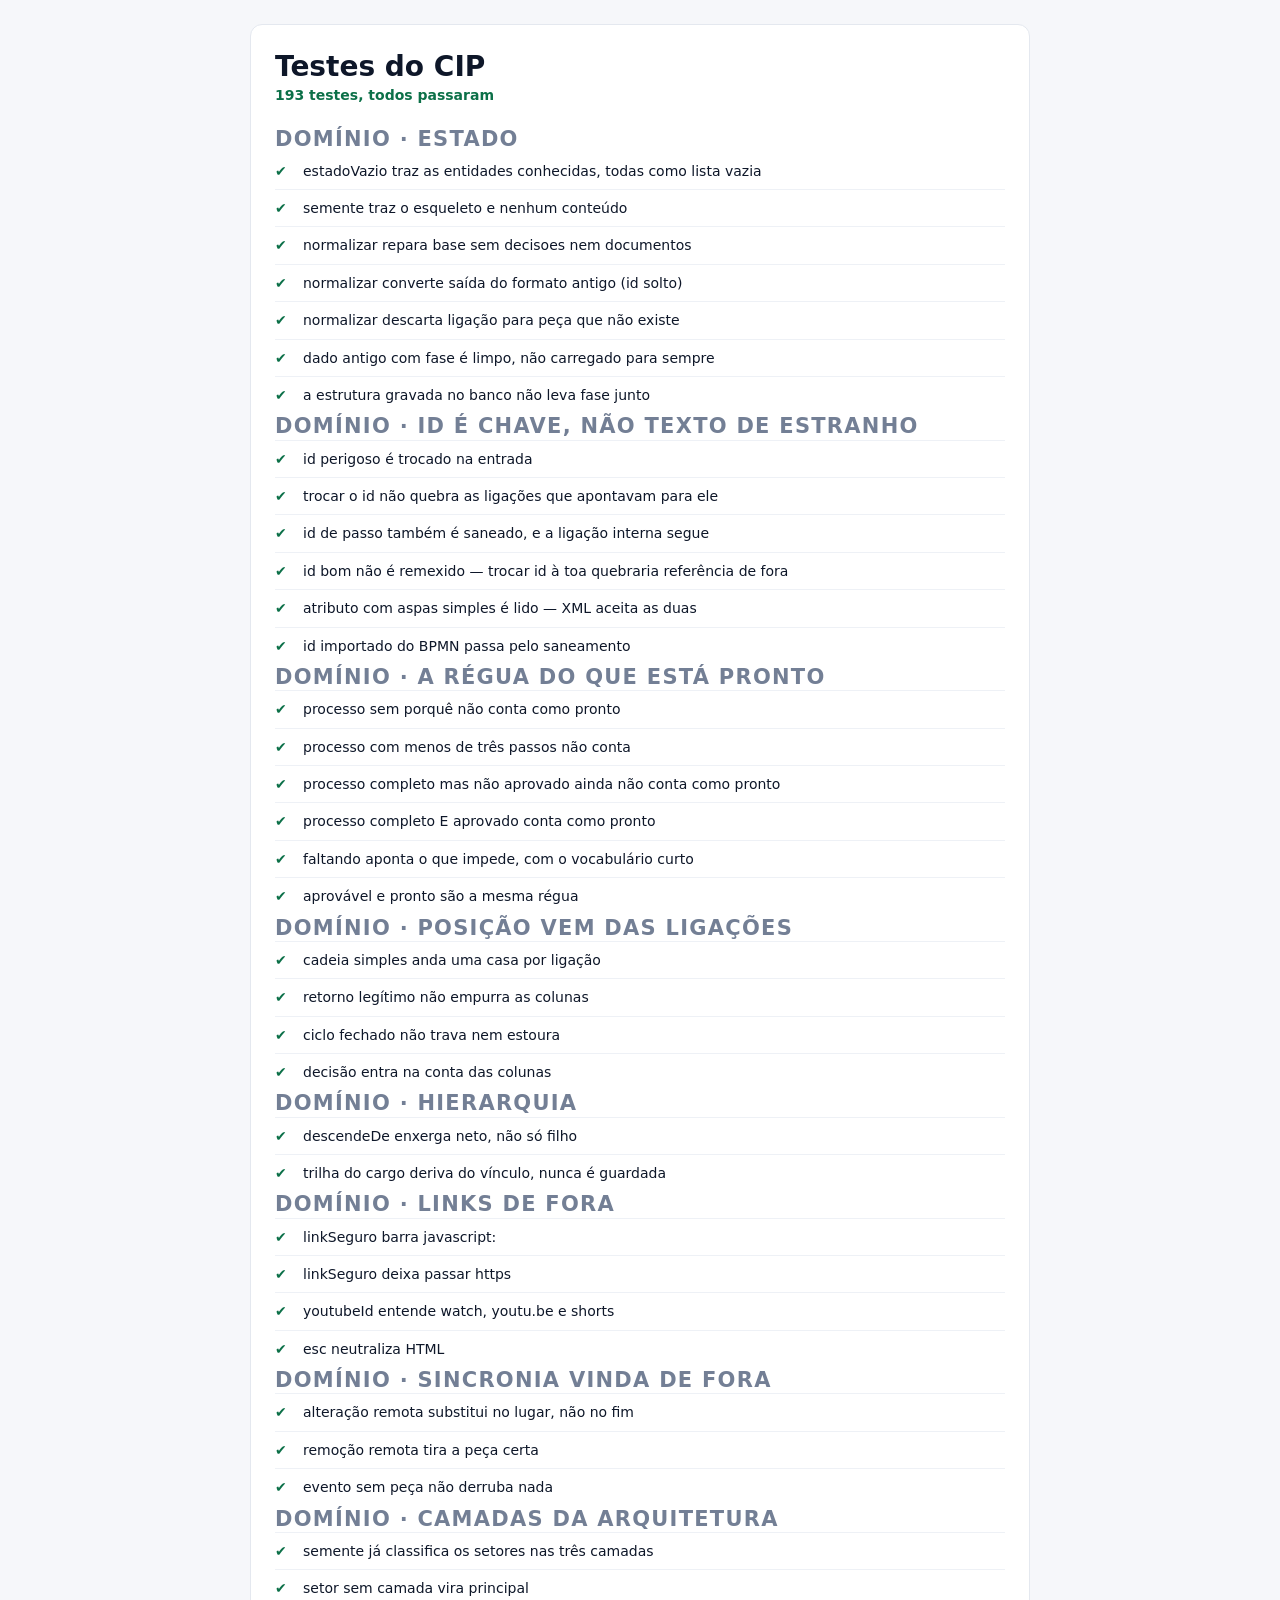
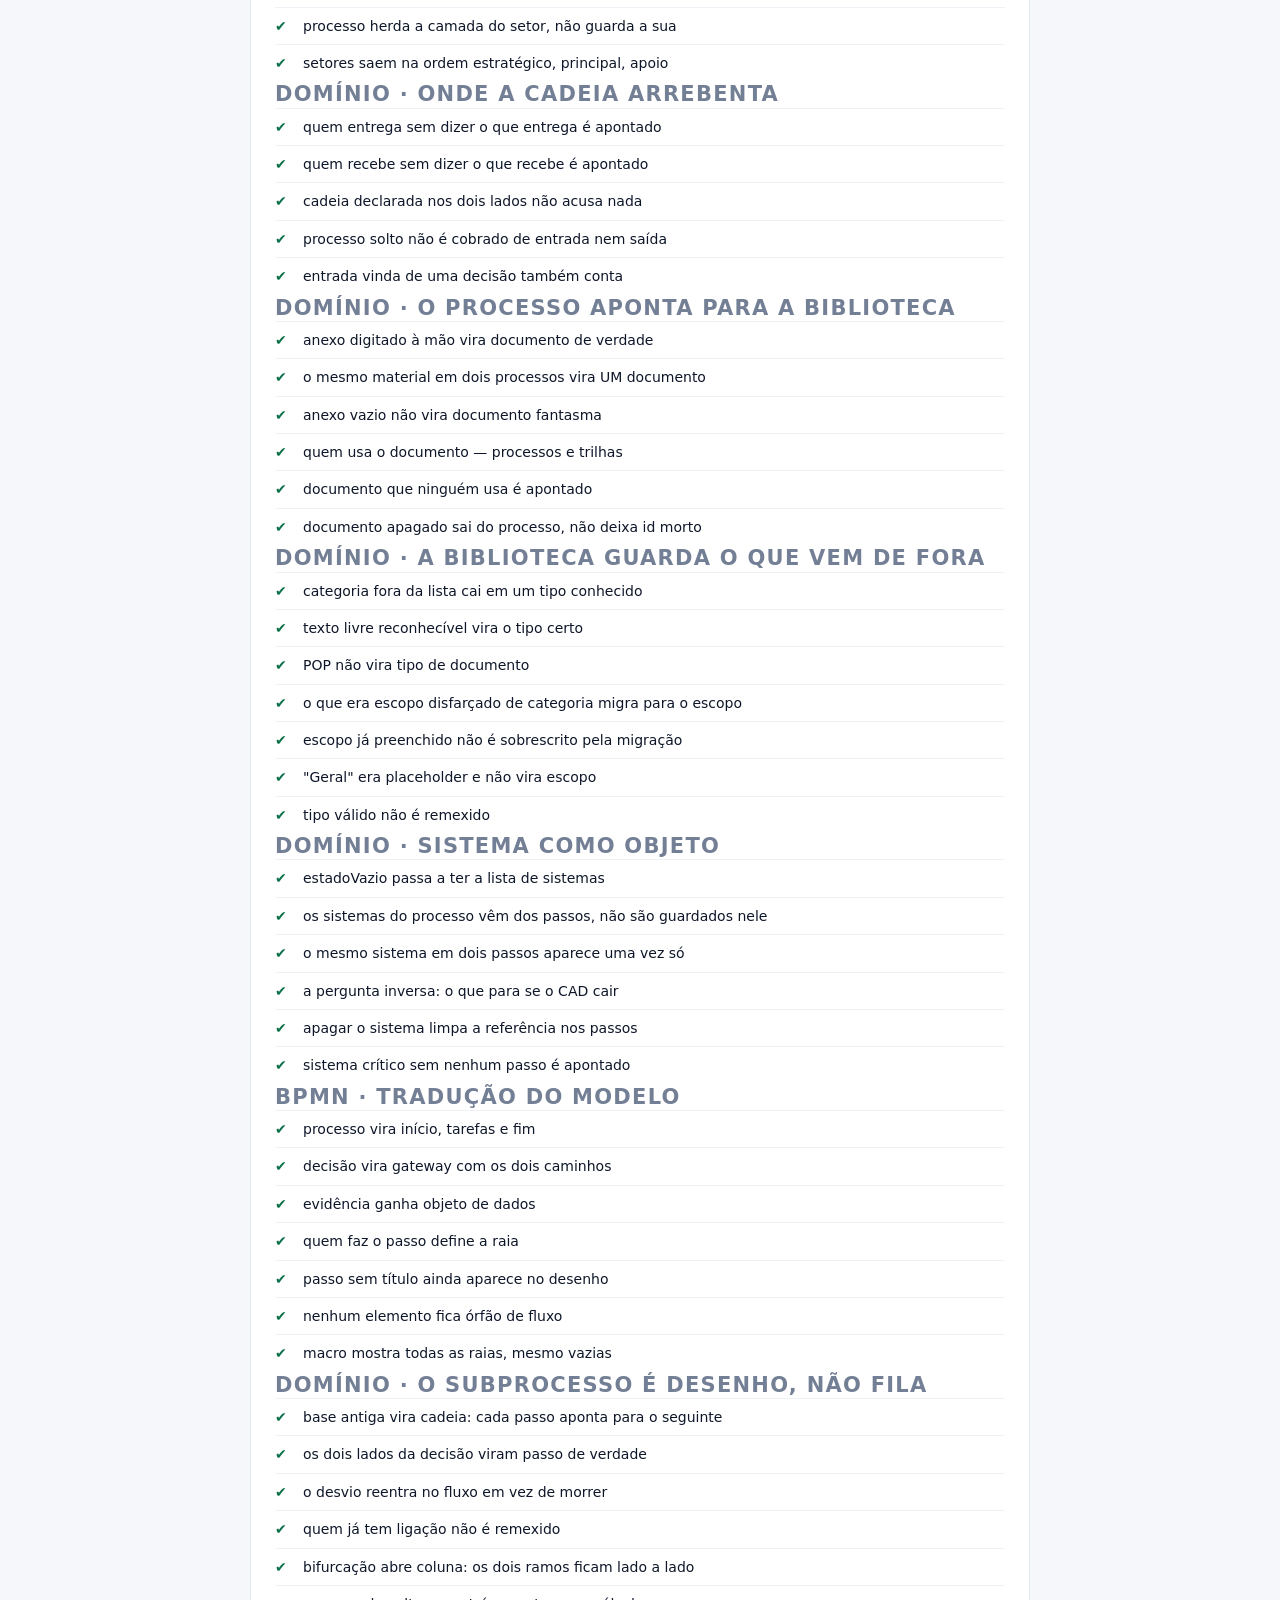
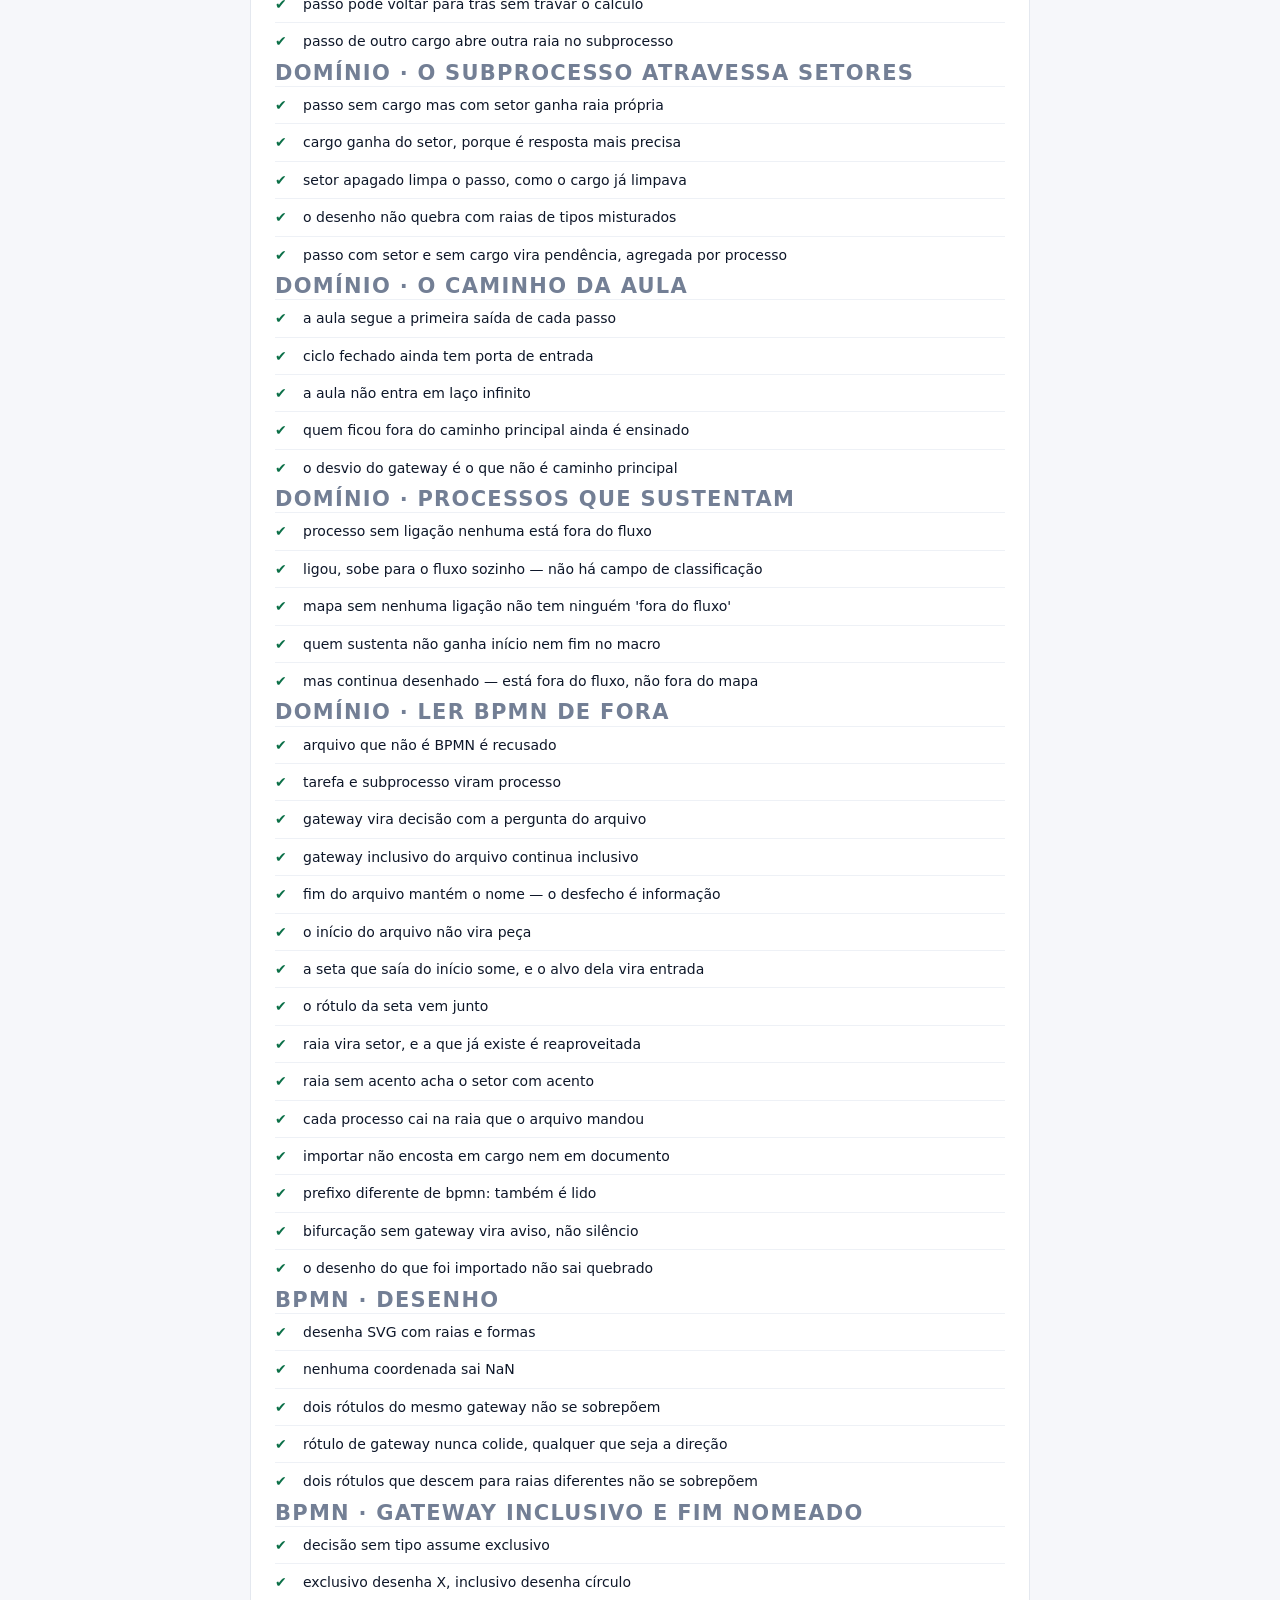
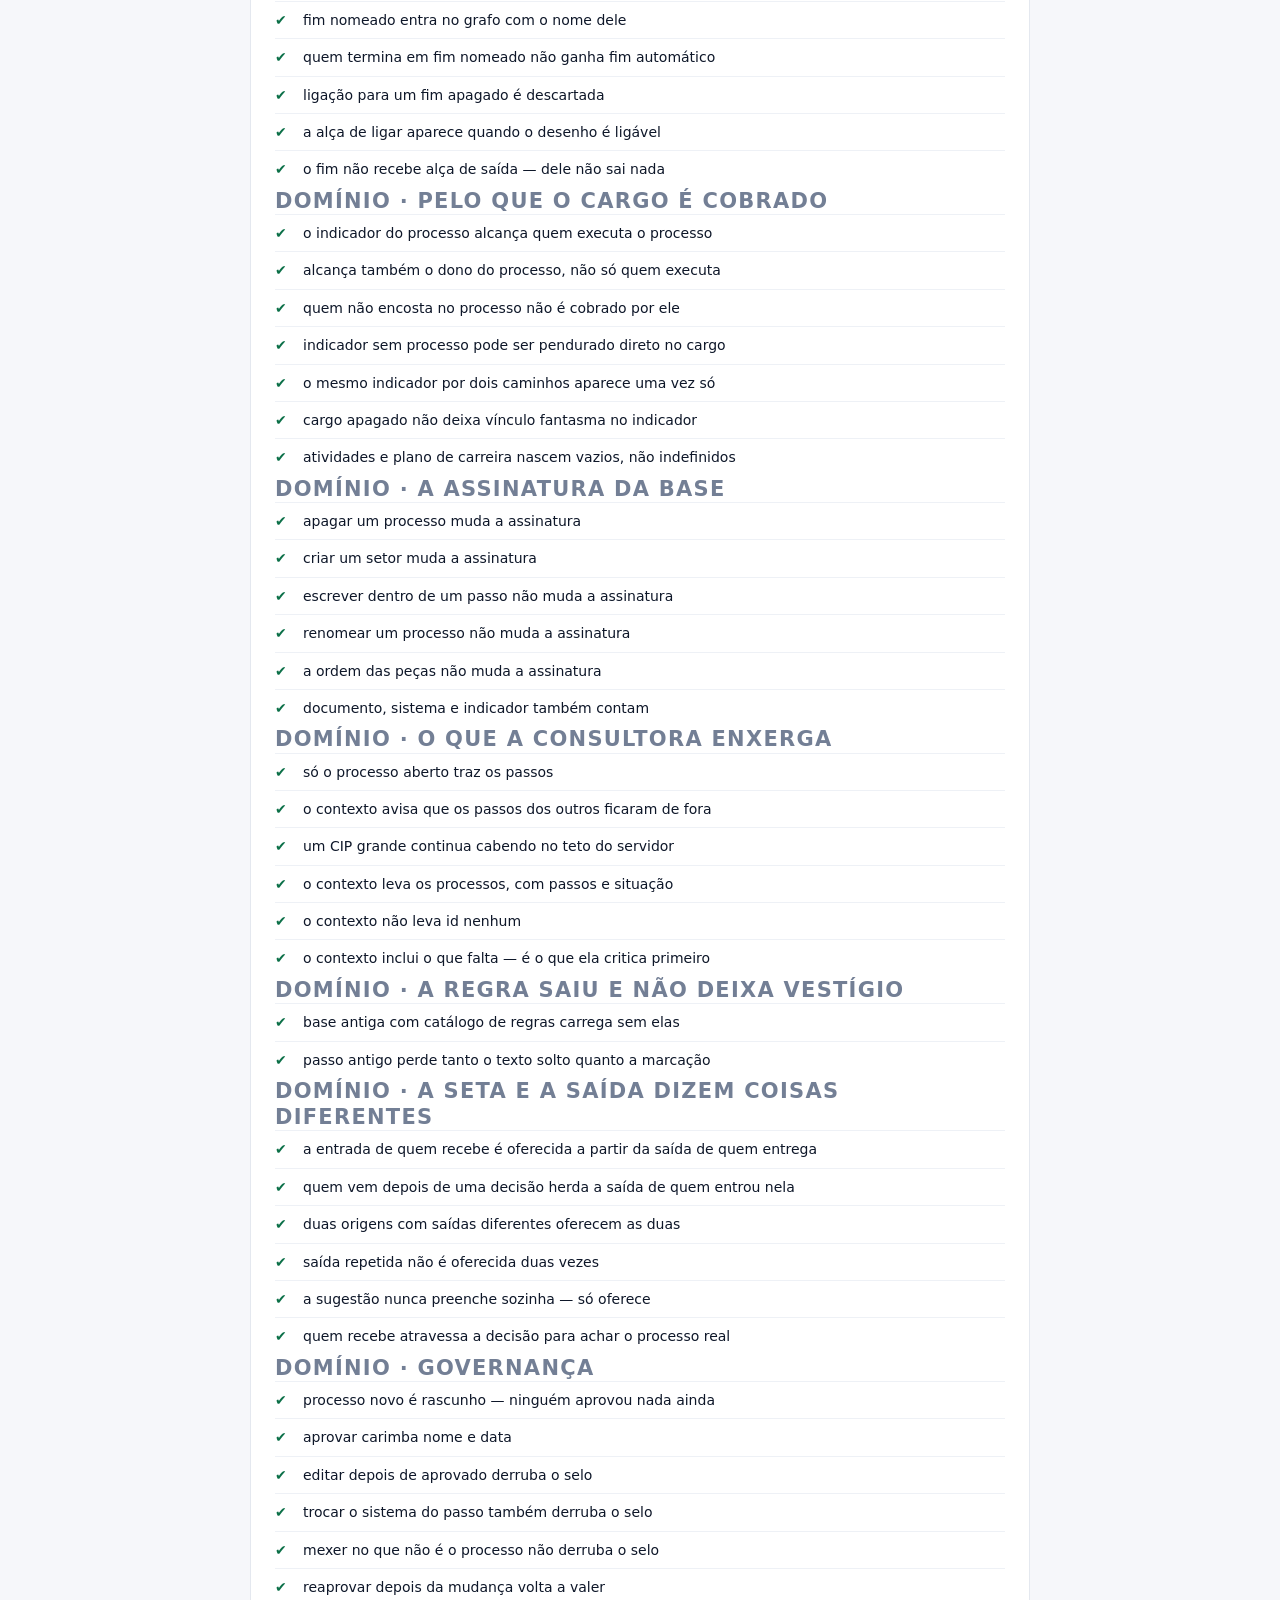
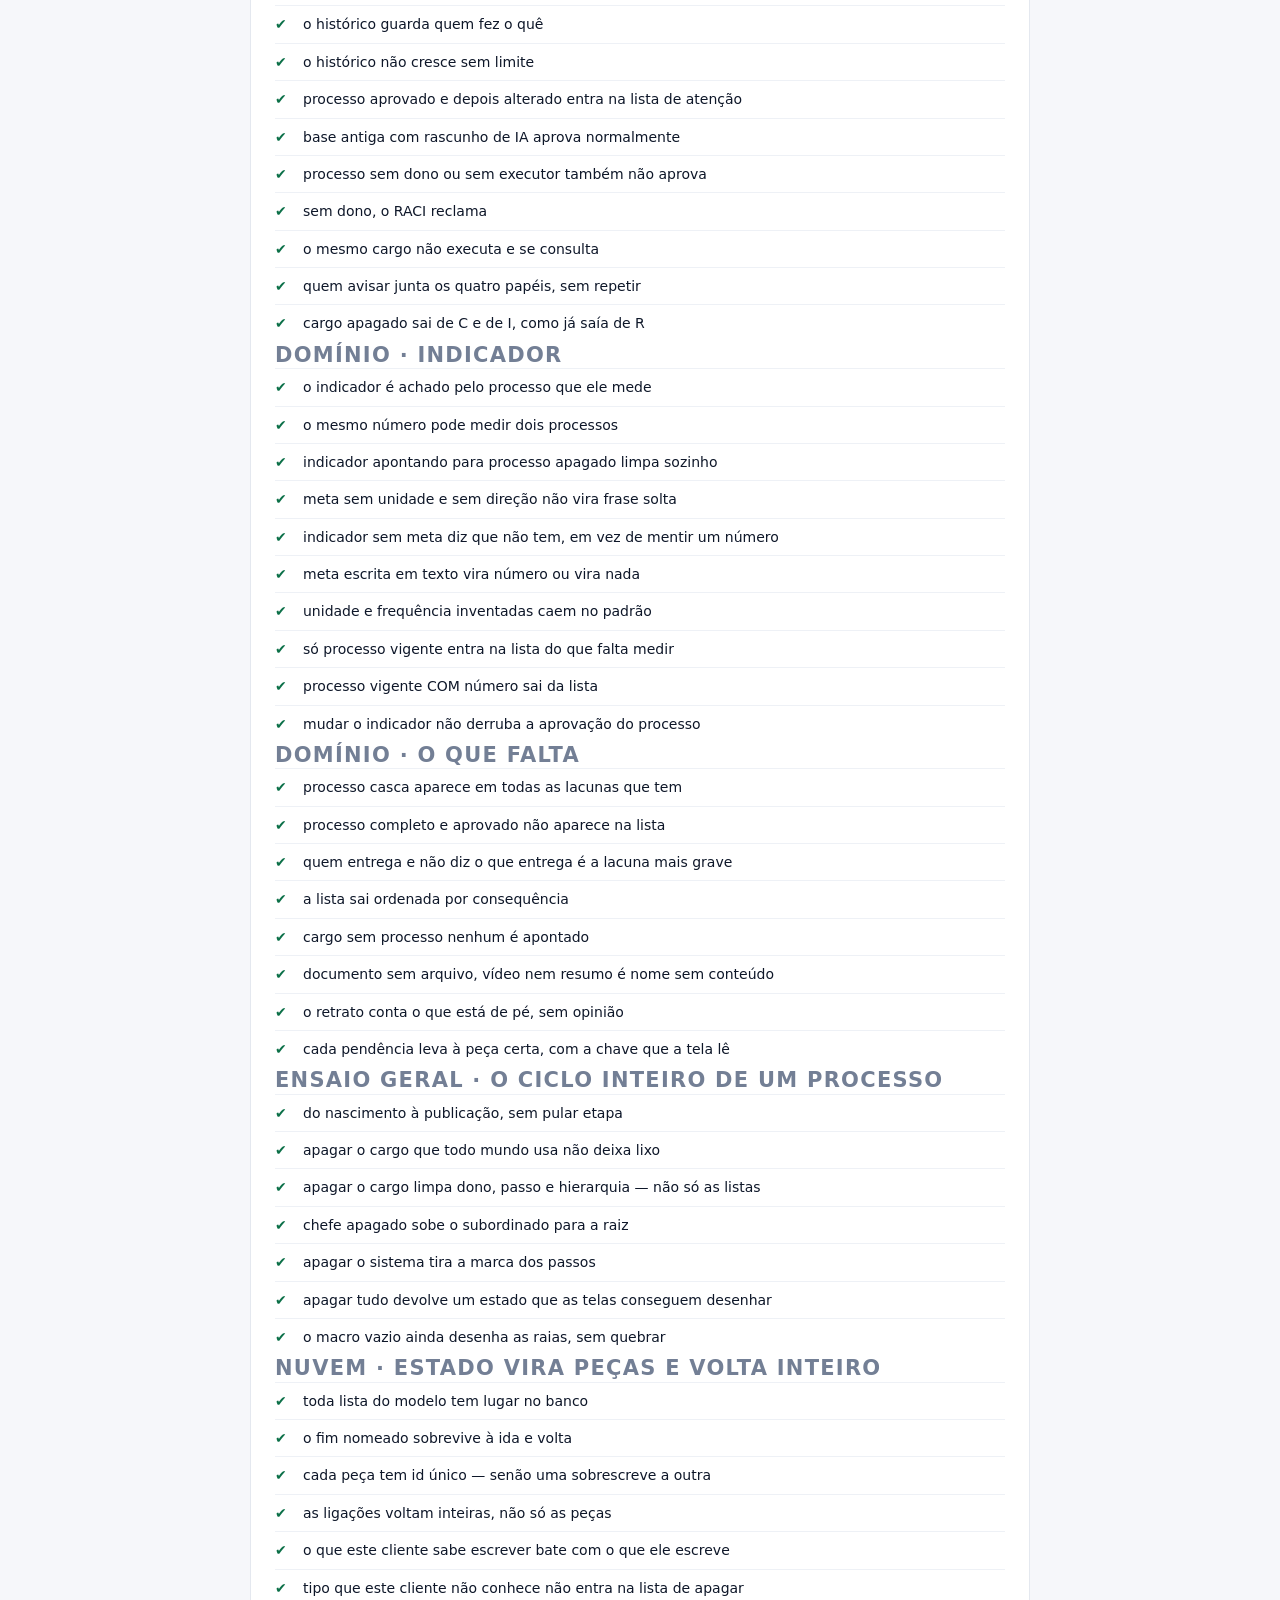
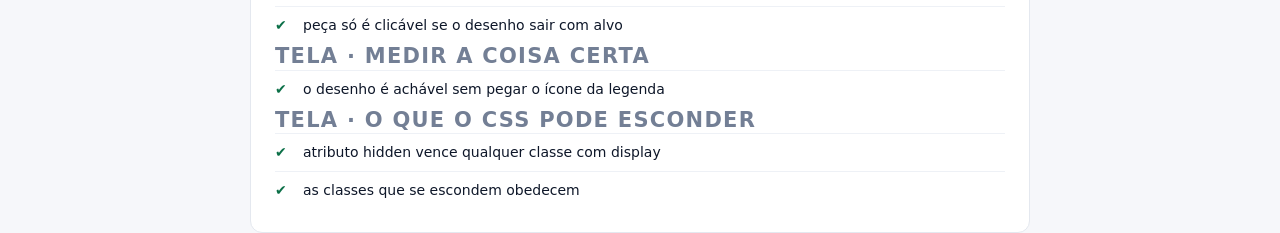
<file: testes.html>
<!doctype html>
<html lang="pt-BR">
  <head>
    <meta charset="utf-8" />
    <meta name="viewport" content="width=device-width, initial-scale=1" />
    <title>Testes do CIP</title>
    <style>
      body { margin: 0; background: #f6f7fa; color: #0e1729; font: 15px/1.6 ui-sans-serif, system-ui, sans-serif; padding: 24px; }
      .caixa { max-width: 780px; margin: 0 auto; border: 1px solid #e4e8ef; border-radius: 12px; background: #fff; padding: 24px; }
      h1 { margin: 0 0 4px; font-size: 20px; font-weight: 600; }
      .placar { margin: 0 0 20px; font-size: 14px; }
      .verde { color: #0c7048; font-weight: 600; }
      .vermelho { color: #bf1f2c; font-weight: 600; }
      h2 { margin: 22px 0 8px; font-size: 13px; letter-spacing: .06em; text-transform: uppercase; color: #737f95; font-weight: 600; }
      .caso { display: flex; gap: 10px; border-top: 1px solid #eef1f6; padding: 7px 0; font-size: 14px; }
      .caso:first-of-type { border-top: 0; }
      .marca { flex: none; width: 18px; }
      .porque { display: block; color: #bf1f2c; font-size: 13px; }
      #palco { position: absolute; left: -9999px; width: 1200px; }
    </style>
  </head>
  <body>
    <div class="caixa">
      <h1>Testes do CIP</h1>
      <p class="placar" id="placar">rodando…</p>
      <div id="saida"></div>
    </div>

    <!-- Palco onde as telas são desenhadas para conferência, fora da vista. -->
    <div id="palco">
      <header class="topbar"><span id="presenca" hidden></span><span id="estadoNuvem"></span><div id="progressChip"></div><button id="openData"></button><button id="sairBotao"></button></header>
      <main id="main"></main>
      <div class="drawer-scrim" id="scrim" hidden></div>
      <aside class="drawer" id="drawer" hidden></aside>
      <div class="portao" id="portao" hidden><form id="formEntrar"><input id="entrarEmail"><input id="entrarSenha"><p id="portaoErro" hidden></p><button id="botaoEntrar"></button><button id="esqueciSenha"></button><span id="carimboVersao"></span></form></div>
    </div>

    <!-- A versão sai do relógio: testar código velho por causa de cache já
         custou caro aqui. Esta página nunca deve ser servida do cache. -->
    <script>
      const V = "?t=" + Date.now();
      document.write(`<link rel="stylesheet" href="./styles.css${V}" />`);
      document.write(`<scr` + `ipt src="./dominio.js${V}"></scr` + `ipt>`);
      document.write(`<scr` + `ipt src="./bpmn.js${V}"></scr` + `ipt>`);
      /* nuvem.js entra aqui porque a tradução estado↔peças é lógica pura e
         precisava de teste: o fim nomeado ficou meses sem linha no banco. O
         arquivo não cria cliente no topo, então carregar não conecta nada. */
      document.write(`<scr` + `ipt src="./nuvem.js${V}"></scr` + `ipt>`);
    </script>

    <script>
      const saida = document.getElementById("saida");
      let passou = 0;
      let falhou = 0;

      function grupo(nome) {
        const h = document.createElement("h2");
        h.textContent = nome;
        saida.appendChild(h);
      }

      function teste(nome, fn) {
        let erro = null;
        try {
          const r = fn();
          /* Promise não é `false`, então um teste assíncrono passaria sempre —
             verde bonito que não verificou nada. Melhor recusar na cara. */
          if (r && typeof r.then === "function") erro = "teste assíncrono: esta bancada é síncrona";
          else if (r === false) erro = "devolveu falso";
        } catch (e) {
          erro = e.message;
        }
        erro ? falhou++ : passou++;
        const d = document.createElement("div");
        d.className = "caso";
        d.innerHTML = `<span class="marca ${erro ? "vermelho" : "verde"}">${erro ? "✕" : "✔"}</span>
          <span>${nome}${erro ? `<span class="porque">${erro}</span>` : ""}</span>`;
        saida.appendChild(d);
      }

      function igual(a, b, msg = "") {
        const x = JSON.stringify(a);
        const y = JSON.stringify(b);
        if (x !== y) throw new Error(`${msg} esperava ${y}, veio ${x}`);
      }

      /* Um processo mínimo, para os testes não repetirem 15 campos. */
      /* O molde nasce APROVÁVEL: dono, executor e porquê preenchidos. Assim um
         teste sobre outra coisa não precisa saber do critério de pronto, e um
         teste sobre incompletude sobrescreve o campo que quer vazio. */
      function proc(extra = {}) {
        return {
          id: "p1", nome: "Processo", setorId: "s-comercial",
          porque: "existe por isso", entrada: "algo chega", saida: "algo sai",
          donoCargoId: "c-supervisor", cargosIds: ["c-vendedor"], status: "rascunho",
          videoUrl: "", seErrar: "", anexos: [], passos: [], perguntas: [],
          proximos: [], ...extra,
        };
      }
      /* Na vida real nenhum processo chega ao desenhista sem passar por normalizar().
         Testar sem ele é testar um estado que o CIP nunca produz. */
      function procVivo(extra = {}) {
        state = normalizar({ ...semente(), processos: [proc({ passos: [passo()], ...extra })] });
        return state.processos[0];
      }
      function passo(extra = {}) {
        return {
          id: "ps1", tipo: "etapa", cargoId: "", oQue: "Fazer algo", comoFazer: "",
          porque: "", armadilha: "", imagem: "", videoUrl: "",
          seSim: "", seNao: "", sistemaIds: [], ...extra,
        };
      }

      // ============================================================ DOMÍNIO

      grupo("Domínio · estado");

      /* Verifica a forma, não a lista exata: o modelo cresce, e um teste que
         enumera chaves quebra a cada entidade nova sem apontar defeito algum. */
      teste("estadoVazio traz as entidades conhecidas, todas como lista vazia", () => {
        const v = estadoVazio();
        ["setores", "cargos", "processos", "decisoes", "fins", "documentos", "sistemas", "indicadores"]
          .forEach((k) => {
            if (!Array.isArray(v[k])) throw new Error(`${k} não é lista`);
            if (v[k].length) throw new Error(`${k} deveria nascer vazia`);
          });
        if (typeof v.empresa !== "object") throw new Error("empresa deveria ser objeto");
      });

      teste("semente traz o esqueleto e nenhum conteúdo", () => {
        const s = semente();
        igual([s.setores.length, s.cargos.length], [4, 5], "esqueleto:");
        igual([s.processos.length, s.decisoes.length, s.documentos.length], [0, 0, 0], "conteúdo:");
      });

      teste("normalizar repara base sem decisoes nem documentos", () => {
        const d = normalizar({ empresa: {}, setores: [], cargos: [], processos: [] });
        if (!Array.isArray(d.decisoes) || !Array.isArray(d.documentos)) throw new Error("não criou as listas");
      });

      teste("normalizar converte saída do formato antigo (id solto)", () => {
        const d = normalizar({
          empresa: {}, setores: [], cargos: [], decisoes: [],
          processos: [proc({ proximos: ["p2"] }), proc({ id: "p2" })],
        });
        igual(d.processos[0].proximos, [{ para: "p2", rotulo: "" }]);
      });

      teste("normalizar descarta ligação para peça que não existe", () => {
        const d = normalizar({
          empresa: {}, setores: [], cargos: [], decisoes: [],
          processos: [proc({ proximos: [{ para: "fantasma", rotulo: "" }] })],
        });
        igual(d.processos[0].proximos, []);
      });

      teste("dado antigo com fase é limpo, não carregado para sempre", () => {
        const d = normalizar({
          empresa: {}, setores: [], cargos: [], documentos: [], sistemas: [],
          fases: [{ id: "f1", nome: "Captar" }],
          processos: [{ id: "p1", nome: "x", faseId: "f1", setorId: "", cargosIds: [], passos: [], proximos: [] }],
        });
        if (d.fases) throw new Error("a fase voltou");
        if ("faseId" in d.processos[0]) throw new Error("o processo ainda carrega faseId");
      });

      /* A guarda que faltava, e que pegou um bug real: a estrutura gravada no
         banco continuava carregando `fases`. Escrever a chave de volta a cada
         gravação faria a fase ressuscitar do próprio banco. */
      teste("a estrutura gravada no banco não leva fase junto", () => {
        state = semente();
        const estrutura = pecasDoEstado(state).find((p) => p.tipo === "estrutura");
        if ("fases" in estrutura.dados) throw new Error("a fase foi para o banco");
      });

      grupo("Domínio · id é chave, não texto de estranho");

      /* Id normalmente nasce de uid(). Mas também vem de .bpmn e de JSON
         importado — e entra em atributo HTML em trinta lugares. Um id com aspas
         sai do atributo e vira código na tela de quem abrir, e dos outros dois
         pela sincronia ao vivo. */
      teste("id perigoso é trocado na entrada", () => {
        const mau = 'a" onmouseover="alert(1)';
        const d = normalizar({ empresa: {}, setores: [], cargos: [], documentos: [], sistemas: [],
          processos: [{ id: mau, nome: "x", setorId: "", cargosIds: [], passos: [], proximos: [] }] });
        if (d.processos[0].id === mau) throw new Error("o id perigoso passou");
        if (!/^[A-Za-z0-9_:.-]+$/.test(d.processos[0].id)) throw new Error("o substituto também é perigoso");
      });

      teste("trocar o id não quebra as ligações que apontavam para ele", () => {
        /* Sem `</scr`+`ipt>` literal: dentro de um .html isso encerra o bloco
           e o arquivo inteiro para de rodar. Aconteceu ao escrever este teste. */
        const mau = '<' + 'script>x</scr' + 'ipt>';
        const d = normalizar({ empresa: {}, setores: [], cargos: [], documentos: [], sistemas: [],
          processos: [
            { id: "a", nome: "A", setorId: "", cargosIds: [], passos: [], proximos: [{ para: mau, rotulo: "" }] },
            { id: mau, nome: "B", setorId: "", cargosIds: [], passos: [], proximos: [] },
          ] });
        const novoId = d.processos.find((p) => p.nome === "B").id;
        igual(d.processos[0].proximos.map((x) => x.para), [novoId], "a seta acompanhou:");
      });

      teste("id de passo também é saneado, e a ligação interna segue", () => {
        const mau = 'p"><img src=x onerror=alert(1)>';
        const d = normalizar({ empresa: {}, setores: [], cargos: [], documentos: [], sistemas: [],
          processos: [{ id: "P", nome: "x", setorId: "", cargosIds: [], proximos: [], passos: [
            { id: "s1", tipo: "etapa", oQue: "um", proximos: [{ para: mau, rotulo: "" }] },
            { id: mau, tipo: "etapa", oQue: "dois", proximos: [] },
          ] }] });
        const passos = d.processos[0].passos;
        if (passos.some((s) => s.id === mau)) throw new Error("o id perigoso do passo passou");
        igual(passos[0].proximos.map((x) => x.para), [passos[1].id]);
      });

      teste("id bom não é remexido — trocar id à toa quebraria referência de fora", () => {
        const d = normalizar({ empresa: {}, setores: [], cargos: [], documentos: [], sistemas: [],
          processos: [{ id: "Task_Proposta", nome: "x", setorId: "", cargosIds: [], passos: [], proximos: [] }] });
        igual(d.processos[0].id, "Task_Proposta");
      });

      teste("atributo com aspas simples é lido — XML aceita as duas", () => {
        const xml = `<?xml version="1.0"?><bpmn:definitions xmlns:bpmn="http://www.omg.org/spec/BPMN/20100524/MODEL">
          <bpmn:process id='P'><bpmn:subProcess id='T1' name='Com aspas simples' /></bpmn:process></bpmn:definitions>`;
        state = semente();
        igual(lerBpmn(xml).processos.map((p) => p.nome), ["Com aspas simples"]);
      });

      teste("id importado do BPMN passa pelo saneamento", () => {
        const xml = `<?xml version="1.0"?><bpmn:definitions xmlns:bpmn="http://www.omg.org/spec/BPMN/20100524/MODEL">
          <bpmn:process id="P"><bpmn:subProcess id='mau" onclick="alert(1)' name="Perigoso" /></bpmn:process></bpmn:definitions>`;
        const { estado } = estadoComBpmn(xml, semente());
        const p = estado.processos.find((x) => x.nome === "Perigoso");
        if (!p) throw new Error("o processo sumiu");
        if (/[<>"']/.test(p.id)) throw new Error("id perigoso sobreviveu ao import: " + p.id);
      });

      grupo("Domínio · a régua do que está pronto");

      teste("processo sem porquê não conta como pronto", () =>
        mapeado(proc({ passos: [passo(), passo({ id: "b" }), passo({ id: "c" })] })) === false);

      teste("processo com menos de três passos não conta", () =>
        mapeado(proc({ porque: "existe por isso", passos: [passo(), passo({ id: "b" })] })) === false);

      /* "Pronto" passou a exigir aprovação com nome. Antes bastava estar
         preenchido — que é a definição de pronto que ninguém assina. */
      teste("processo completo mas não aprovado ainda não conta como pronto", () =>
        mapeado(proc({ porque: "existe por isso", passos: [passo(), passo({ id: "b" }), passo({ id: "c" })] })) === false);

      teste("processo completo E aprovado conta como pronto", () => {
        const p = proc({ porque: "existe por isso", cargosIds: ["c-vendedor"], passos: [passo(), passo({ id: "b" }), passo({ id: "c" })] });
        aprovarProcesso(p, "Eric");
        return mapeado(p) === true;
      });


      teste("faltando aponta o que impede, com o vocabulário curto", () => {
        state = semente();
        const f = faltando(proc({ porque: "", passos: [], donoCargoId: "", cargosIds: [] }));
        ["por que existe", "os passos", "dono", "quem executa"].forEach((esperado) => {
          if (!f.includes(esperado)) throw new Error(`faltou "${esperado}" em ${JSON.stringify(f)}`);
        });
      });

      /* A régua de pronto tem que ser UMA. Se estas duas discordarem, alguém
         aprova e o contador não sobe — foi o que o ensaio geral pegou. */
      teste("aprovável e pronto são a mesma régua", () => {
        state = semente();
        const p = normalizar({ ...semente(), processos: [proc({ passos: [passo(), passo({ id: "b" })] })] }).processos[0];
        state.processos = [p];
        igual(faltaParaAprovar(p), [], "nada impede aprovar:");
        aprovarProcesso(p, "Eric");
        if (!mapeado(p)) throw new Error("aprovou e não conta como pronto");
      });

      grupo("Domínio · posição vem das ligações");

      teste("cadeia simples anda uma casa por ligação", () => {
        state = semente();
        state.processos = [
          proc({ id: "a", proximos: [{ para: "b", rotulo: "" }] }),
          proc({ id: "b", proximos: [{ para: "c", rotulo: "" }] }),
          proc({ id: "c" }),
        ];
        igual([colunas().a, colunas().b, colunas().c], [0, 1, 2]);
      });

      teste("retorno legítimo não empurra as colunas", () => {
        state = semente();
        state.processos = [
          proc({ id: "a", proximos: [{ para: "b", rotulo: "" }] }),
          proc({ id: "b", proximos: [{ para: "c", rotulo: "" }] }),
          proc({ id: "c", proximos: [{ para: "b", rotulo: "não aprovou" }] }),
        ];
        igual([colunas().a, colunas().b, colunas().c], [0, 1, 2]);
      });

      teste("ciclo fechado não trava nem estoura", () => {
        state = semente();
        state.processos = [
          proc({ id: "a", proximos: [{ para: "b", rotulo: "" }] }),
          proc({ id: "b", proximos: [{ para: "a", rotulo: "" }] }),
        ];
        const t = performance.now();
        const c = colunas();
        if (performance.now() - t > 500) throw new Error("demorou demais");
        if (Math.max(c.a, c.b) > 2) throw new Error("colunas dispararam: " + JSON.stringify(c));
      });

      teste("decisão entra na conta das colunas", () => {
        state = semente();
        state.processos = [proc({ id: "a", proximos: [{ para: "d1", rotulo: "" }] }), proc({ id: "b" })];
        state.decisoes = [{ id: "d1", pergunta: "Aprovado?", setorId: "s-comercial", proximos: [{ para: "b", rotulo: "sim" }] }];
        igual([colunas().a, colunas().d1, colunas().b], [0, 1, 2]);
      });

      grupo("Domínio · hierarquia");

      teste("descendeDe enxerga neto, não só filho", () => {
        state = semente();
        if (!descendeDe("c-vendedor", "c-diretor")) throw new Error("não viu o neto");
        if (descendeDe("c-diretor", "c-vendedor")) throw new Error("viu o que não existe");
      });

      teste("trilha do cargo deriva do vínculo, nunca é guardada", () => {
        state = semente();
        state.processos = [proc({ id: "a", cargosIds: ["c-vendedor"] }), proc({ id: "b", cargosIds: [] })];
        igual(processosDoCargo("c-vendedor").map((p) => p.id), ["a"]);
      });

      grupo("Domínio · links de fora");

      teste("linkSeguro barra javascript:", () => linkSeguro("javascript:alert(1)") === "");
      teste("linkSeguro deixa passar https", () => linkSeguro("https://a.com") === "https://a.com");
      teste("youtubeId entende watch, youtu.be e shorts", () => {
        igual([
          youtubeId("https://www.youtube.com/watch?v=abcdefghijk"),
          youtubeId("https://youtu.be/abcdefghijk"),
          youtubeId("https://www.youtube.com/shorts/abcdefghijk"),
        ], ["abcdefghijk", "abcdefghijk", "abcdefghijk"]);
      });
      teste("esc neutraliza HTML", () => esc('<img src=x onerror="a">').indexOf("<") === -1);

      grupo("Domínio · sincronia vinda de fora");

      teste("alteração remota substitui no lugar, não no fim", () => {
        state = semente();
        state.processos = [proc({ id: "a", nome: "A" }), proc({ id: "b", nome: "B" }), proc({ id: "c", nome: "C" })];
        aplicarNoEstado({ peca: "p:b", acao: "UPDATE", dados: proc({ id: "b", nome: "B EDITADO" }) });
        igual(state.processos.map((p) => p.nome), ["A", "B EDITADO", "C"]);
      });

      teste("remoção remota tira a peça certa", () => {
        state = semente();
        state.processos = [proc({ id: "a", nome: "A" }), proc({ id: "b", nome: "B" })];
        aplicarNoEstado({ peca: "p:a", acao: "DELETE" });
        igual(state.processos.map((p) => p.nome), ["B"]);
      });

      teste("evento sem peça não derruba nada", () => {
        state = semente();
        aplicarNoEstado({ acao: "DELETE" });
        aplicarNoEstado(null);
        return true;
      });

      grupo("Domínio · camadas da arquitetura");

      teste("semente já classifica os setores nas três camadas", () => {
        state = semente();
        igual(state.setores.map((s) => s.camada), ["estrategico", "principal", "principal", "apoio"]);
      });

      teste("setor sem camada vira principal", () => {
        const d = normalizar({ empresa: {}, cargos: [], decisoes: [], processos: [],
          setores: [{ id: "x", nome: "Novo" }, { id: "y", nome: "Errado", camada: "inventada" }] });
        igual(d.setores.map((s) => s.camada), ["principal", "principal"]);
      });

      teste("processo herda a camada do setor, não guarda a sua", () => {
        state = semente();
        const p = proc({ setorId: "s-admin" });
        if (camadaDoProcesso(p) !== "apoio") throw new Error("veio " + camadaDoProcesso(p));
        if ("camada" in p) throw new Error("o processo não deveria guardar camada");
      });

      teste("setores saem na ordem estratégico, principal, apoio", () => {
        state = semente();
        igual(setoresPorCamada().map((s) => s.nome), ["Gestão", "Comercial", "Técnica", "Administrativo"]);
      });

      grupo("Domínio · onde a cadeia arrebenta");

      teste("quem entrega sem dizer o que entrega é apontado", () => {
        state = semente();
        state.processos = [
          proc({ id: "a", nome: "Orçamento", saida: "", proximos: [{ para: "b", rotulo: "" }] }),
          proc({ id: "b", nome: "Análise", entrada: "proposta aprovada" }),
        ];
        const f = elosFracos();
        igual(f.map((x) => [x.nome, x.falta]), [["Orçamento", "saída"]]);
      });

      teste("quem recebe sem dizer o que recebe é apontado", () => {
        state = semente();
        state.processos = [
          proc({ id: "a", nome: "Orçamento", saida: "proposta aprovada", proximos: [{ para: "b", rotulo: "" }] }),
          proc({ id: "b", nome: "Análise", entrada: "" }),
        ];
        igual(elosFracos().map((x) => [x.nome, x.falta]), [["Análise", "entrada"]]);
      });

      teste("cadeia declarada nos dois lados não acusa nada", () => {
        state = semente();
        state.processos = [
          proc({ id: "a", saida: "proposta aprovada", proximos: [{ para: "b", rotulo: "" }] }),
          proc({ id: "b", entrada: "proposta aprovada", saida: "pedido criado" }),
        ];
        igual(elosFracos(), []);
      });

      teste("processo solto não é cobrado de entrada nem saída", () => {
        state = semente();
        state.processos = [proc({ id: "sozinho" })];
        igual(elosFracos(), []);
      });

      teste("entrada vinda de uma decisão também conta", () => {
        state = semente();
        state.processos = [proc({ id: "b", nome: "Análise", entrada: "" })];
        state.decisoes = [{ id: "d1", pergunta: "Aprovado?", setorId: "s-comercial",
          proximos: [{ para: "b", rotulo: "sim" }] }];
        igual(elosFracos().map((x) => x.falta), ["entrada"]);
      });

      grupo("Domínio · o processo aponta para a biblioteca");

      teste("anexo digitado à mão vira documento de verdade", () => {
        state = normalizar({ ...semente(), documentos: [], processos: [
          proc({ id: "P", anexos: [{ id: "a1", titulo: "Tabela de preço", url: "https://exemplo/tabela" }] }),
        ] });
        igual(state.documentos.map((d) => [d.titulo, d.url]), [["Tabela de preço", "https://exemplo/tabela"]]);
        igual(documentosDoProcesso(state.processos[0]).length, 1);
        if ("anexos" in state.processos[0]) throw new Error("o anexo antigo ficou para trás");
      });

      teste("o mesmo material em dois processos vira UM documento", () => {
        state = normalizar({ ...semente(), documentos: [], processos: [
          proc({ id: "a", anexos: [{ id: "x", titulo: "NBR", url: "https://n" }] }),
          proc({ id: "b", anexos: [{ id: "y", titulo: "NBR", url: "https://n" }] }),
        ] });
        igual(state.documentos.length, 1);
        igual(state.processos.map((p) => p.documentoIds.length), [1, 1]);
      });

      teste("anexo vazio não vira documento fantasma", () => {
        state = normalizar({ ...semente(), documentos: [], processos: [
          proc({ id: "P", anexos: [{ id: "a1", titulo: "", url: "" }] }),
        ] });
        igual(state.documentos.length, 0);
      });

      teste("quem usa o documento — processos e trilhas", () => {
        state = normalizar({ ...semente(),
          documentos: [{ id: "d1", titulo: "NBR", categoria: "norma", escopo: "", resumo: "r", url: "", videoUrl: "" }],
          processos: [proc({ id: "P", nome: "Inspecionar", documentoIds: ["d1"] })] });
        state.cargos[3].trilha = [{ id: "t1", tipo: "documento", titulo: "Ler a NBR", url: "", duracao: "", obrigatorio: true, nota: "", documentoId: "d1" }];
        const onde = ondeApareceODocumento("d1");
        igual([onde.processos.map((p) => p.nome), onde.cargos.map((c) => c.nome)],
              [["Inspecionar"], ["Técnico de Extintores"]]);
      });

      teste("documento que ninguém usa é apontado", () => {
        state = normalizar({ ...semente(), processos: [],
          documentos: [{ id: "d1", titulo: "Solto", categoria: "norma", escopo: "", resumo: "r", url: "", videoUrl: "" }] });
        igual(documentosSemUso().map((d) => d.titulo), ["Solto"]);
        if (!pendencias().some((x) => x.tipo === "documento" && /nenhum processo/.test(x.detalhe))) throw new Error("não virou pendência");
      });

      teste("documento apagado sai do processo, não deixa id morto", () => {
        state = normalizar({ ...semente(),
          documentos: [{ id: "d1", titulo: "X", categoria: "norma", escopo: "", resumo: "r", url: "", videoUrl: "" }],
          processos: [proc({ id: "P", documentoIds: ["d1"] })] });
        state.documentos = [];
        state = normalizar(state);
        igual(state.processos[0].documentoIds, []);
      });

      grupo("Domínio · a biblioteca guarda o que vem de fora");

      function comDoc(categoria, escopo = "") {
        state = normalizar({ ...semente(), processos: [],
          documentos: [{ id: "d1", titulo: "X", categoria, escopo, resumo: "", url: "", videoUrl: "" }] });
        return state.documentos[0];
      }

      teste("categoria fora da lista cai em um tipo conhecido", () => {
        igual(Object.keys(TIPOS_DOCUMENTO).includes(comDoc("qualquer coisa").categoria), true);
      });

      teste("texto livre reconhecível vira o tipo certo", () => {
        igual([
          comDoc("Norma ABNT").categoria,
          comDoc("manual do fabricante").categoria,
          comDoc("Checklist de entrega").categoria,
          comDoc("Contrato padrão").categoria,
          comDoc("Laudo técnico").categoria,
          comDoc("Política interna").categoria,
          comDoc("Apostila de treinamento").categoria,
        ], ["norma", "manual", "formulario", "contrato", "laudo", "politica", "treinamento"]);
      });

      /* POP não é documento no CIP: é o passo a passo do processo. Se alguém
         cadastrar um, ele não ganha tipo próprio — cai em "outro" de propósito. */
      teste("POP não vira tipo de documento", () => {
        igual(comDoc("POP de inspeção").categoria, "outro");
      });

      teste("o que era escopo disfarçado de categoria migra para o escopo", () => {
        const d = comDoc("Comercial");
        igual([d.categoria, d.escopo], ["outro", "Comercial"]);
      });

      teste("escopo já preenchido não é sobrescrito pela migração", () => {
        const d = comDoc("Comercial", "Só a oficina");
        igual([d.categoria, d.escopo], ["outro", "Só a oficina"]);
      });

      teste('"Geral" era placeholder e não vira escopo', () => {
        igual(comDoc("Geral").escopo, "");
      });

      teste("tipo válido não é remexido", () => {
        igual(comDoc("norma").categoria, "norma");
      });

      grupo("Domínio · sistema como objeto");

      teste("estadoVazio passa a ter a lista de sistemas", () => {
        if (!Array.isArray(estadoVazio().sistemas)) throw new Error("sem lista de sistemas");
      });

      teste("os sistemas do processo vêm dos passos, não são guardados nele", () => {
        state = semente();
        state.sistemas = [{ id: "cad", nome: "CAD", descricao: "", url: "", critico: true }];
        const p = proc({ passos: [passo({ id: "1", sistemaIds: ["cad"] }), passo({ id: "2" })] });
        igual(sistemasDoProcesso(p).map((s) => s.nome), ["CAD"]);
        if ("sistemaIds" in p) throw new Error("o processo não deveria guardar sistemas");
      });

      teste("o mesmo sistema em dois passos aparece uma vez só", () => {
        state = semente();
        state.sistemas = [{ id: "cad", nome: "CAD", descricao: "", url: "", critico: false }];
        const p = proc({ passos: [passo({ id: "1", sistemaIds: ["cad"] }), passo({ id: "2", sistemaIds: ["cad"] })] });
        igual(sistemasDoProcesso(p).length, 1);
      });

      teste("a pergunta inversa: o que para se o CAD cair", () => {
        state = semente();
        state.sistemas = [{ id: "cad", nome: "CAD", descricao: "", url: "", critico: true }];
        state.processos = [
          proc({ id: "a", nome: "Orçamento", passos: [passo({ id: "1", oQue: "Lançar pedido", sistemaIds: ["cad"] })] }),
          proc({ id: "b", nome: "Inspeção", passos: [passo({ id: "2" })] }),
          proc({ id: "c", nome: "Entrega", passos: [passo({ id: "3", sistemaIds: ["cad"] }), passo({ id: "4", sistemaIds: ["cad"] })] }),
        ];
        const onde = ondeApareceOSistema("cad");
        igual(onde.map((x) => [x.processo.nome, x.passos.length]), [["Orçamento", 1], ["Entrega", 2]]);
      });

      teste("apagar o sistema limpa a referência nos passos", () => {
        const d = normalizar({
          empresa: {}, setores: [], cargos: [], decisoes: [], documentos: [], sistemas: [],
          processos: [proc({ passos: [passo({ sistemaIds: ["sumiu"] })] })],
        });
        igual(d.processos[0].passos[0].sistemaIds, []);
      });

      teste("sistema crítico sem nenhum passo é apontado", () => {
        state = semente();
        state.sistemas = [
          { id: "cad", nome: "CAD", descricao: "", url: "", critico: true },
          { id: "zap", nome: "WhatsApp", descricao: "", url: "", critico: false },
        ];
        state.processos = [proc({ passos: [passo({ sistemaIds: ["zap"] })] })];
        igual(sistemasOrfaos().map((s) => s.nome), ["CAD"]);
      });

      // ============================================================ BPMN

      grupo("BPMN · tradução do modelo");

      teste("processo vira início, tarefas e fim", () => {
        const p = procVivo({ cargosIds: ["c-vendedor"], passos: [passo({ id: "1" }), passo({ id: "2" })] });
        const m = bpmnDoProcesso(p);
        igual(m.elementos.map((e) => e.tipo), ["inicio", "tarefa", "tarefa", "fim"]);
      });

      teste("decisão vira gateway com os dois caminhos", () => {
        const p = procVivo({ cargosIds: ["c-vendedor"], passos: [passo({ id: "1", tipo: "decisao", seSim: "segue", seNao: "para" })] });
        const m = bpmnDoProcesso(p);
        if (!m.elementos.some((e) => e.tipo === "gateway")) throw new Error("sem gateway");
        igual(m.fluxos.filter((f) => f.rotulo).map((f) => f.rotulo).sort(), ["Não", "Sim"]);
      });

      teste("evidência ganha objeto de dados", () => {
        const m = bpmnDoProcesso(procVivo({ passos: [passo({ tipo: "evidencia" })] }));
        if (!m.elementos.some((e) => e.dado)) throw new Error("sem objeto de dados");
      });

      teste("quem faz o passo define a raia", () => {
        const p = procVivo({ cargosIds: ["c-vendedor"], passos: [passo({ id: "1", cargoId: "c-vendedor" }), passo({ id: "2", cargoId: "c-supervisor" })] });
        igual(bpmnDoProcesso(p).faixas.map((f) => f.nome), ["Vendedor", "Supervisor Operacional"]);
      });

      teste("passo sem título ainda aparece no desenho", () => {
        const m = bpmnDoProcesso(procVivo({ passos: [passo({ oQue: "" })] }));
        if (m.elementos.length !== 3) throw new Error("a forma sumiu");
      });

      teste("nenhum elemento fica órfão de fluxo", () => {
        const p = procVivo({ cargosIds: ["c-vendedor"], passos: [passo({ id: "1" }), passo({ id: "2", tipo: "decisao", seNao: "desvio" }), passo({ id: "3" })] });
        const m = bpmnDoProcesso(p);
        const semEntrada = m.elementos.filter((e) => e.tipo !== "inicio" && !m.fluxos.some((f) => f.para === e.id));
        const semSaida = m.elementos.filter((e) => e.tipo !== "fim" && !m.fluxos.some((f) => f.de === e.id));
        igual([semEntrada.length, semSaida.length], [0, 0]);
      });

      teste("macro mostra todas as raias, mesmo vazias", () => {
        state = semente();
        state.processos = [proc({ id: "a", setorId: "s-comercial" })];
        igual(bpmnDoMapa().faixas.length, 4, "setores da semente:");
      });

      grupo("Domínio · o subprocesso é desenho, não fila");

      teste("base antiga vira cadeia: cada passo aponta para o seguinte", () => {
        const p = procVivo({ cargosIds: ["c-vendedor"], passos: [passo({ id: "1" }), passo({ id: "2" }), passo({ id: "3" })] });
        igual(p.passos.map((s) => s.proximos.map((x) => x.para)), [["2"], ["3"], []]);
      });

      teste("os dois lados da decisão viram passo de verdade", () => {
        const p = procVivo({ cargosIds: ["c-vendedor"], passos: [passo({ id: "1", tipo: "decisao", seSim: "aprova", seNao: "devolve" }), passo({ id: "2" })] });
        const d = p.passos.find((s) => s.id === "1");
        igual(d.proximos.map((x) => x.rotulo), ["Sim", "Não"], "rótulos do gateway:");
        const textos = d.proximos.map((x) => p.passos.find((y) => y.id === x.para).oQue);
        igual(textos, ["aprova", "devolve"], "o texto virou trabalho:");
      });

      teste("o desvio reentra no fluxo em vez de morrer", () => {
        const p = procVivo({ cargosIds: ["c-vendedor"], passos: [passo({ id: "1", tipo: "decisao", seNao: "devolve" }), passo({ id: "2" })] });
        const desvio = p.passos.find((s) => s.oQue === "devolve");
        igual(desvio.proximos.map((x) => x.para), ["2"]);
      });

      teste("quem já tem ligação não é remexido", () => {
        const p = procVivo({ cargosIds: ["c-vendedor"], passos: [
          passo({ id: "1", proximos: [{ para: "3", rotulo: "" }] }),
          passo({ id: "2" }),
          passo({ id: "3" }),
        ] });
        igual(p.passos.find((s) => s.id === "1").proximos.map((x) => x.para), ["3"]);
      });

      teste("bifurcação abre coluna: os dois ramos ficam lado a lado", () => {
        const p = procVivo({ cargosIds: ["c-vendedor"], passos: [
          passo({ id: "1", proximos: [{ para: "2" }, { para: "3" }] }),
          passo({ id: "2" }), passo({ id: "3" }),
        ] });
        const c = colunasDe(p.passos);
        igual([c["2"], c["3"]], [1, 1], "irmãos na mesma coluna:");
      });

      teste("passo pode voltar para trás sem travar o cálculo", () => {
        const p = procVivo({ cargosIds: ["c-vendedor"], passos: [
          passo({ id: "1", proximos: [{ para: "2" }] }),
          passo({ id: "2", proximos: [{ para: "1" }] }),
        ] });
        const c = colunasDe(p.passos);
        if (!Number.isFinite(c["1"]) || !Number.isFinite(c["2"])) throw new Error("ciclo travou a coluna");
      });

      teste("passo de outro cargo abre outra raia no subprocesso", () => {
        const p = procVivo({ cargosIds: ["c-vendedor"], passos: [
          passo({ id: "1", cargoId: "c-vendedor", proximos: [{ para: "2" }] }),
          passo({ id: "2", cargoId: "c-supervisor" }),
        ] });
        igual(bpmnDoProcesso(p).faixas.length, 2);
      });

      grupo("Domínio · o subprocesso atravessa setores");

      teste("passo sem cargo mas com setor ganha raia própria", () => {
        /* O caso do Eric: 10 setores, 5 cargos. Sem a resposta grossa, um passo
           do Financeiro não tinha onde ficar e caía na raia do dono. */
        const p = procVivo({ donoCargoId: "c-vendedor", passos: [
          passo({ id: "1", cargoId: "c-vendedor" }),
          passo({ id: "2", cargoId: "", setorId: "s-admin" }),
        ] });
        const faixas = bpmnDoProcesso(p).faixas.map((f) => f.nome);
        igual(faixas, ["Vendedor", "Administrativo"]);
      });

      teste("cargo ganha do setor, porque é resposta mais precisa", () => {
        const p = procVivo({ passos: [passo({ id: "1", cargoId: "c-tecnico", setorId: "s-admin" })] });
        igual(bpmnDoProcesso(p).faixas.map((f) => f.nome), ["Técnico de Extintores"]);
      });

      teste("setor apagado limpa o passo, como o cargo já limpava", () => {
        state = normalizar({ ...semente(), processos: [
          proc({ id: "P", passos: [passo({ id: "1", cargoId: "", setorId: "s-admin" })] }),
        ] });
        state.setores = state.setores.filter((s) => s.id !== "s-admin");
        state = normalizar(state);
        igual(state.processos[0].passos[0].setorId, "");
      });

      teste("o desenho não quebra com raias de tipos misturados", () => {
        const p = procVivo({ passos: [
          passo({ id: "1", cargoId: "c-vendedor", proximos: [{ para: "2" }] }),
          passo({ id: "2", cargoId: "", setorId: "s-tecnica", proximos: [{ para: "3" }] }),
          passo({ id: "3", cargoId: "", setorId: "" }),
        ] });
        const html = bpmnDesenhar(bpmnDoProcesso(p));
        if (/NaN|undefined/.test(html)) throw new Error("desenho quebrado");
        igual(bpmnDoProcesso(p).faixas.length, 3);
      });

      teste("passo com setor e sem cargo vira pendência, agregada por processo", () => {
        state = normalizar({ ...semente(), processos: [
          proc({ id: "P", nome: "Atravessa", passos: [
            passo({ id: "1", cargoId: "", setorId: "s-admin" }),
            passo({ id: "2", cargoId: "", setorId: "s-tecnica" }),
          ] }),
        ] });
        const p = pendencias().filter((x) => x.tipo === "quem faz");
        igual(p.length, 1, "uma linha por processo, não por passo:");
        if (!/2 passos/.test(p[0].detalhe)) throw new Error("não contou os passos: " + p[0].detalhe);
      });

      grupo("Domínio · o caminho da aula");

      teste("a aula segue a primeira saída de cada passo", () => {
        const p = procVivo({ cargosIds: ["c-vendedor"], passos: [
          passo({ id: "1", proximos: [{ para: "2" }, { para: "3" }] }),
          passo({ id: "2" }), passo({ id: "3" }),
        ] });
        igual(caminhoDaAula(p).map((s) => s.id).slice(0, 2), ["1", "2"]);
      });

      teste("ciclo fechado ainda tem porta de entrada", () => {
        const p = procVivo({ cargosIds: ["c-vendedor"], passos: [
          passo({ id: "1", proximos: [{ para: "2" }] }),
          passo({ id: "2", proximos: [{ para: "1" }] }),
        ] });
        igual(bpmnDoProcesso(p).elementos.filter((e) => e.tipo === "inicio").length, 1);
      });

      teste("a aula não entra em laço infinito", () => {
        const p = procVivo({ cargosIds: ["c-vendedor"], passos: [
          passo({ id: "1", proximos: [{ para: "2" }] }),
          passo({ id: "2", proximos: [{ para: "1" }] }),
        ] });
        igual(caminhoDaAula(p).map((s) => s.id), ["1", "2"]);
      });

      teste("quem ficou fora do caminho principal ainda é ensinado", () => {
        const p = procVivo({ cargosIds: ["c-vendedor"], passos: [
          passo({ id: "1", proximos: [{ para: "2" }, { para: "3" }] }),
          passo({ id: "2" }), passo({ id: "3" }),
        ] });
        if (!caminhoDaAula(p).some((s) => s.id === "3")) throw new Error("passo sumiu da aula");
      });

      teste("o desvio do gateway é o que não é caminho principal", () => {
        const p = procVivo({ cargosIds: ["c-vendedor"], passos: [
          passo({ id: "1", tipo: "decisao", proximos: [{ para: "2", rotulo: "Sim" }, { para: "3", rotulo: "Não" }] }),
          passo({ id: "2" }), passo({ id: "3" }),
        ] });
        const d = desviosDoPasso(p, p.passos.find((s) => s.id === "1"));
        igual(d.map((x) => [x.rotulo, x.passo.id]), [["Não", "3"]]);
      });

      grupo("Domínio · processos que sustentam");

      teste("processo sem ligação nenhuma está fora do fluxo", () => {
        state = normalizar({ ...semente(), processos: [
          proc({ id: "a", proximos: [{ para: "b", rotulo: "" }] }),
          proc({ id: "b" }),
          proc({ id: "rh" }),
        ] });
        igual(processosQueSustentam().map((p) => p.id), ["rh"]);
      });

      teste("ligou, sobe para o fluxo sozinho — não há campo de classificação", () => {
        state = normalizar({ ...semente(), processos: [
          proc({ id: "a", proximos: [{ para: "b", rotulo: "" }] }), proc({ id: "b" }), proc({ id: "rh" }),
        ] });
        igual(processosQueSustentam().map((p) => p.id), ["rh"], "antes:");
        state.processos[1].proximos = [{ para: "rh", rotulo: "" }];
        igual(processosQueSustentam().length, 0, "depois:");
      });

      teste("mapa sem nenhuma ligação não tem ninguém 'fora do fluxo'", () => {
        state = normalizar({ ...semente(), processos: [proc({ id: "a" }), proc({ id: "b" })] });
        igual(processosQueSustentam().length, 0);
      });

      teste("quem sustenta não ganha início nem fim no macro", () => {
        state = normalizar({ ...semente(), processos: [
          proc({ id: "a", setorId: "s-comercial", proximos: [{ para: "b", rotulo: "" }] }),
          proc({ id: "b", setorId: "s-comercial" }),
          proc({ id: "rh", setorId: "s-comercial" }),
        ] });
        const m = bpmnDoMapa();
        const perto = (id, tipo) => m.elementos.some((e) => e.tipo === tipo && e.id.endsWith(id));
        if (perto("rh", "inicio") || perto("rh", "fim")) throw new Error("ganhou evento sem estar no fluxo");
      });

      teste("mas continua desenhado — está fora do fluxo, não fora do mapa", () => {
        state = normalizar({ ...semente(), processos: [
          proc({ id: "a", setorId: "s-comercial", proximos: [{ para: "b", rotulo: "" }] }),
          proc({ id: "b", setorId: "s-comercial" }),
          proc({ id: "rh", setorId: "s-comercial" }),
        ] });
        if (!bpmnDoMapa().elementos.some((e) => e.id === "rh")) throw new Error("sumiu do mapa");
      });

      grupo("Domínio · ler BPMN de fora");

      /* Um BPMN mínimo, escrito à mão, com tudo que importa: raia, tarefa,
         gateway, fim nomeado, início (que deve sumir) e uma seta rotulada. */
      const XML = `<?xml version="1.0" encoding="UTF-8"?>
<bpmn:definitions xmlns:bpmn="http://www.omg.org/spec/BPMN/20100524/MODEL">
  <bpmn:process id="P1">
    <bpmn:laneSet id="LS">
      <bpmn:lane id="L1" name="Comercial"><bpmn:flowNodeRef>S1</bpmn:flowNodeRef><bpmn:flowNodeRef>T1</bpmn:flowNodeRef><bpmn:flowNodeRef>G1</bpmn:flowNodeRef></bpmn:lane>
      <bpmn:lane id="L2" name="Faturamento"><bpmn:flowNodeRef>T2</bpmn:flowNodeRef><bpmn:flowNodeRef>E1</bpmn:flowNodeRef></bpmn:lane>
    </bpmn:laneSet>
    <bpmn:startEvent id="S1" name="Chegou" />
    <bpmn:subProcess id="T1" name="Fazer proposta" />
    <bpmn:exclusiveGateway id="G1" name="Aprovou?" />
    <bpmn:subProcess id="T2" name="Emitir NF" />
    <bpmn:endEvent id="E1" name="Recusado" />
    <bpmn:sequenceFlow id="F1" sourceRef="S1" targetRef="T1" />
    <bpmn:sequenceFlow id="F2" sourceRef="T1" targetRef="G1" />
    <bpmn:sequenceFlow id="F3" name="Sim" sourceRef="G1" targetRef="T2" />
    <bpmn:sequenceFlow id="F4" name="Não" sourceRef="G1" targetRef="E1" />
  </bpmn:process>
</bpmn:definitions>`;

      teste("arquivo que não é BPMN é recusado", () => {
        state = semente();
        try { lerBpmn("{\"oi\": 1}"); } catch (e) { return; }
        throw new Error("aceitou lixo");
      });

      teste("tarefa e subprocesso viram processo", () => {
        state = semente();
        igual(lerBpmn(XML).processos.map((p) => p.nome), ["Fazer proposta", "Emitir NF"]);
      });

      teste("gateway vira decisão com a pergunta do arquivo", () => {
        state = semente();
        const d = lerBpmn(XML).decisoes;
        igual(d.map((x) => [x.pergunta, x.tipo]), [["Aprovou?", "exclusivo"]]);
      });

      teste("gateway inclusivo do arquivo continua inclusivo", () => {
        state = semente();
        const xml = XML.replace("exclusiveGateway", "inclusiveGateway").replace("exclusiveGateway", "inclusiveGateway");
        igual(lerBpmn(xml).decisoes[0].tipo, "inclusivo");
      });

      teste("fim do arquivo mantém o nome — o desfecho é informação", () => {
        state = semente();
        igual(lerBpmn(XML).fins.map((f) => f.nome), ["Recusado"]);
      });

      teste("o início do arquivo não vira peça", () => {
        state = semente();
        const lido = lerBpmn(XML);
        const tudo = [...lido.processos, ...lido.decisoes, ...lido.fins];
        if (tudo.some((n) => n.id === "S1")) throw new Error("o início virou peça");
      });

      teste("a seta que saía do início some, e o alvo dela vira entrada", () => {
        state = estadoComBpmn(XML, semente()).estado;
        const estado = state;
        const recebe = (id) => [...estado.processos, ...estado.decisoes].some((n) => n.proximos.some((x) => x.para === id));
        if (recebe("T1")) throw new Error("T1 ainda recebe seta");
        if (!bpmnDoMapa().elementos.some((e) => e.tipo === "inicio")) throw new Error("ficou sem início nenhum");
      });

      teste("o rótulo da seta vem junto", () => {
        state = semente();
        igual(lerBpmn(XML).decisoes[0].proximos.map((x) => x.rotulo).sort(), ["Não", "Sim"]);
      });

      teste("raia vira setor, e a que já existe é reaproveitada", () => {
        state = semente();
        const lido = lerBpmn(XML, state);
        const comercial = lido.setores.filter((s) => s.nome === "Comercial");
        igual(comercial.length, 1, "Comercial não pode duplicar:");
        if (!lido.setores.some((s) => s.nome === "Faturamento")) throw new Error("Faturamento não foi criado");
      });

      teste("raia sem acento acha o setor com acento", () => {
        state = normalizar({ ...semente(), setores: [{ id: "s1", nome: "Inspeções", camada: "principal" }] });
        const xml = XML.replace('name="Faturamento"', 'name="INSPECOES"');
        igual(lerBpmn(xml, state).setores.filter((s) => /inspe/i.test(s.nome)).length, 1);
      });

      teste("cada processo cai na raia que o arquivo mandou", () => {
        state = semente();
        const lido = lerBpmn(XML, state);
        const nomeDoSetor = (p) => lido.setores.find((s) => s.id === p.setorId)?.nome;
        igual(lido.processos.map(nomeDoSetor), ["Comercial", "Faturamento"]);
      });

      teste("importar não encosta em cargo nem em documento", () => {
        state = semente();
        const antes = { cargos: state.cargos.length, docs: state.documentos.length };
        const { estado } = estadoComBpmn(XML, state);
        igual([estado.cargos.length, estado.documentos.length], [antes.cargos, antes.docs]);
      });

      teste("prefixo diferente de bpmn: também é lido", () => {
        state = semente();
        const xml = XML.replace(/bpmn:/g, "semantic:");
        igual(lerBpmn(xml).processos.length, 2);
      });

      teste("bifurcação sem gateway vira aviso, não silêncio", () => {
        state = semente();
        const xml = XML.replace('<bpmn:sequenceFlow id="F2" sourceRef="T1" targetRef="G1" />',
          '<bpmn:sequenceFlow id="F2" sourceRef="T1" targetRef="G1" /><bpmn:sequenceFlow id="F5" sourceRef="T1" targetRef="T2" />');
        if (!lerBpmn(xml).avisos.some((a) => /caminhos sem uma decisão/.test(a))) throw new Error("passou calado");
      });

      teste("o desenho do que foi importado não sai quebrado", () => {
        const { estado } = estadoComBpmn(XML, semente());
        state = estado;
        const html = bpmnDesenhar(bpmnDoMapa());
        if (/NaN|undefined/.test(html)) throw new Error("coordenada quebrada");
      });

      grupo("BPMN · desenho");

      teste("desenha SVG com raias e formas", () => {
        const html = bpmnDesenhar(bpmnDoProcesso(procVivo({ passos: [passo(), passo({ id: "2" })] })));
        if (!html.includes("<svg")) throw new Error("sem svg");
        if (!html.includes("bpmn-faixa")) throw new Error("sem raia");
      });

      teste("nenhuma coordenada sai NaN", () => {
        const html = bpmnDesenhar(bpmnDoProcesso(procVivo({ passos: [passo({ tipo: "decisao", seNao: "x" }), passo({ id: "2" })] })));
        if (/NaN|undefined/.test(html)) throw new Error("coordenada quebrada");
      });

      teste("dois rótulos do mesmo gateway não se sobrepõem", () => {
        const p = procVivo({ cargosIds: ["c-vendedor"], passos: [passo({ tipo: "decisao", seSim: "a", seNao: "b" }), passo({ id: "2" })] });
        const html = bpmnDesenhar(bpmnDoProcesso(p));
        const ys = [...html.matchAll(/class="bpmn-rotulo-fluxo"[^>]*y="([\d.]+)"/g)].map((m) => m[1]);
        const alt = [...html.matchAll(/<text x="[\d.]+" y="([\d.]+)" class="bpmn-rotulo-fluxo"/g)].map((m) => m[1]);
        const todos = ys.length ? ys : alt;
        if (todos.length >= 2 && new Set(todos).size !== todos.length) throw new Error("rótulos empilhados em " + todos);
      });

      teste("rótulo de gateway nunca colide, qualquer que seja a direção", () => {
        /* Os três arranjos que já colidiram de verdade: os dois na mesma raia,
           os dois descendo, e um na mesma raia contra um subindo. */
        const arranjos = [["s1", "s1"], ["s2", "s3"], ["s1", "s0"]];
        arranjos.forEach(([d1, d2], n) => {
          state = normalizar({ ...semente(),
            setores: ["s0", "s1", "s2", "s3"].map((id, i) => ({ id, nome: `Setor ${i}`, camada: "principal" })),
            decisoes: [{ id: "g", tipo: "exclusivo", pergunta: "?", setorId: "s1",
              proximos: [{ para: "a", rotulo: "Sim" }, { para: "b", rotulo: "Não" }] }],
            processos: [proc({ id: "a", setorId: d1 }), proc({ id: "b", setorId: d2 })],
          });
          const html = bpmnDesenhar(bpmnDoMapa());
          const ys = [...html.matchAll(/<text x="[\d.-]+" y="([\d.-]+)" class="bpmn-rotulo-fluxo"/g)].map((m) => Number(m[1]));
          const perto = ys.some((a, i) => ys.slice(i + 1).some((b) => Math.abs(a - b) < 12));
          if (perto) throw new Error(`arranjo ${n} empilhou em ${ys}`);
        });
      });

      teste("dois rótulos que descem para raias diferentes não se sobrepõem", () => {
        /* O caso real do macro da Platina: "Venda/recarga" e "Contrato" saem do
           mesmo gateway e descem as duas — mesmo sinal, mesma base. */
        state = normalizar({ ...semente(),
          setores: [
            { id: "s1", nome: "Comercial", camada: "principal" },
            { id: "s2", nome: "Logística", camada: "principal" },
            { id: "s3", nome: "Inspeções", camada: "principal" },
          ],
          decisoes: [{ id: "g", tipo: "inclusivo", pergunta: "Modalidade?", setorId: "s1",
            proximos: [{ para: "a", rotulo: "Venda/recarga" }, { para: "b", rotulo: "Contrato" }] }],
          processos: [proc({ id: "a", setorId: "s2" }), proc({ id: "b", setorId: "s3" })],
        });
        const html = bpmnDesenhar(bpmnDoMapa());
        const ys = [...html.matchAll(/class="bpmn-rotulo-fluxo"[^>]*>|<text x="[\d.-]+" y="([\d.-]+)" class="bpmn-rotulo-fluxo"/g)]
          .map((m) => m[1]).filter(Boolean);
        if (ys.length >= 2 && new Set(ys).size !== ys.length) throw new Error("rótulos empilhados em " + ys);
      });

      grupo("BPMN · gateway inclusivo e fim nomeado");

      teste("decisão sem tipo assume exclusivo", () => {
        const d = normalizar({ empresa: {}, setores: [], cargos: [], processos: [], documentos: [], sistemas: [],
          decisoes: [{ id: "d1", pergunta: "?" }, { id: "d2", pergunta: "?", tipo: "inventado" }] });
        igual(d.decisoes.map((x) => x.tipo), ["exclusivo", "exclusivo"]);
      });

      teste("exclusivo desenha X, inclusivo desenha círculo", () => {
        state = semente();
        state.processos = [proc({ id: "a", proximos: [{ para: "d1", rotulo: "" }] })];
        state.decisoes = [{ id: "d1", tipo: "inclusivo", pergunta: "Modalidade?", setorId: "s-comercial", proximos: [] }];
        const m = bpmnDoMapa();
        igual(m.elementos.find((e) => e.id === "d1").simbolo, "O");
        state.decisoes[0].tipo = "exclusivo";
        igual(bpmnDoMapa().elementos.find((e) => e.id === "d1").simbolo, "X");
      });

      teste("fim nomeado entra no grafo com o nome dele", () => {
        state = semente();
        state.processos = [proc({ id: "a", proximos: [{ para: "f1", rotulo: "não" }] })];
        state.fins = [{ id: "f1", nome: "Proposta não aprovada", setorId: "s-comercial", proximos: [] }];
        const m = bpmnDoMapa();
        const f = m.elementos.find((e) => e.id === "f1");
        igual([f.tipo, f.rotulo], ["fim", "Proposta não aprovada"]);
      });

      teste("quem termina em fim nomeado não ganha fim automático", () => {
        state = semente();
        state.processos = [proc({ id: "a", proximos: [{ para: "f1", rotulo: "" }] })];
        state.fins = [{ id: "f1", nome: "Concluído", setorId: "s-comercial", proximos: [] }];
        const fins = bpmnDoMapa().elementos.filter((e) => e.tipo === "fim");
        igual(fins.length, 1, "deveria haver só o nomeado:");
      });

      teste("ligação para um fim apagado é descartada", () => {
        const d = normalizar({ empresa: {}, setores: [], cargos: [], documentos: [], sistemas: [],
          decisoes: [], fins: [], processos: [proc({ proximos: [{ para: "f-sumiu", rotulo: "" }] })] });
        igual(d.processos[0].proximos, []);
      });

      teste("a alça de ligar aparece quando o desenho é ligável", () => {
        state = semente();
        state.processos = [proc({ id: "a" })];
        const comAlca = bpmnDesenhar(bpmnDoMapa(), { interativo: true, ligavel: true });
        const semAlca = bpmnDesenhar(bpmnDoMapa(), { interativo: true });
        if (!comAlca.includes("bpmn-alca")) throw new Error("sem alça quando deveria ter");
        if (semAlca.includes("bpmn-alca")) throw new Error("alça em desenho só de leitura");
      });

      teste("o fim não recebe alça de saída — dele não sai nada", () => {
        state = semente();
        state.fins = [{ id: "f1", nome: "Fim", setorId: "s-comercial", proximos: [] }];
        state.processos = [proc({ id: "a", proximos: [{ para: "f1", rotulo: "" }] })];
        const html = bpmnDesenhar(bpmnDoMapa(), { interativo: true, ligavel: true });
        const alcas = [...html.matchAll(/data-bpmn-alca="([^"]+)"/g)].map((m) => m[1]);
        if (alcas.includes("f1")) throw new Error("o fim ganhou alça de saída");
      });

      grupo("Domínio · pelo que o cargo é cobrado");

      const indicadorDeTeste = (extra = {}) => ({
        id: "i1", nome: "Prazo de resposta", pergunta: "?", unidade: "dias",
        direcao: "menor", meta: 2, frequencia: "mensal", processoIds: [], cargoIds: [], ...extra,
      });

      /* O ganho todo: a cobrança do cargo é deduzida dos processos, nunca
         redigitada. Cópia digitada é a que fica velha no dia em que a meta muda. */
      teste("o indicador do processo alcança quem executa o processo", () => {
        state = normalizar({ ...semente(),
          processos: [proc({ id: "P", nome: "Orçamento", cargosIds: ["c-vendedor"] })],
          indicadores: [indicadorDeTeste({ processoIds: ["P"] })] });
        const cob = cobrancasDoCargo("c-vendedor");
        igual(cob.map((x) => x.indicador.nome), ["Prazo de resposta"], "chegou:");
        igual(cob[0].processos, ["Orçamento"], "e diz de onde vem:");
      });

      teste("alcança também o dono do processo, não só quem executa", () => {
        state = normalizar({ ...semente(),
          processos: [proc({ id: "P", nome: "Orçamento", donoCargoId: "c-supervisor", cargosIds: [] })],
          indicadores: [indicadorDeTeste({ processoIds: ["P"] })] });
        igual(cobrancasDoCargo("c-supervisor").length, 1);
      });

      teste("quem não encosta no processo não é cobrado por ele", () => {
        state = normalizar({ ...semente(),
          processos: [proc({ id: "P", cargosIds: ["c-vendedor"] })],
          indicadores: [indicadorDeTeste({ processoIds: ["P"] })] });
        igual(cobrancasDoCargo("c-tecnico"), []);
      });

      /* "Horas de treinamento" não passa por processo nenhum e ficaria de fora
         se a dedução fosse o único caminho. */
      teste("indicador sem processo pode ser pendurado direto no cargo", () => {
        state = normalizar({ ...semente(), indicadores: [indicadorDeTeste({ cargoIds: ["c-vendedor"] })] });
        const cob = cobrancasDoCargo("c-vendedor");
        igual([cob.length, cob[0].direto, cob[0].processos], [1, true, []]);
      });

      teste("o mesmo indicador por dois caminhos aparece uma vez só", () => {
        state = normalizar({ ...semente(),
          processos: [proc({ id: "P", nome: "Orçamento", cargosIds: ["c-vendedor"] })],
          indicadores: [indicadorDeTeste({ processoIds: ["P"], cargoIds: ["c-vendedor"] })] });
        const cob = cobrancasDoCargo("c-vendedor");
        igual([cob.length, cob[0].direto, cob[0].processos], [1, true, ["Orçamento"]]);
      });

      teste("cargo apagado não deixa vínculo fantasma no indicador", () => {
        state = normalizar({ ...semente(), indicadores: [indicadorDeTeste({ cargoIds: ["c-vendedor", "fantasma"] })] });
        igual(state.indicadores[0].cargoIds, ["c-vendedor"]);
      });

      teste("atividades e plano de carreira nascem vazios, não indefinidos", () => {
        state = normalizar({ ...semente() });
        const c = state.cargos[0];
        igual([c.atividades, c.planoDeCarreira], ["", ""]);
      });

      grupo("Domínio · a assinatura da base");

      /* A conversa com a consultora é relida inteira a cada pergunta. Quando a
         base virou um exemplo mínimo, a IA continuou analisando os 19 processos
         apagados — ela lia o próprio histórico. A assinatura é como a tela sabe
         que a conversa envelheceu. */
      teste("apagar um processo muda a assinatura", () => {
        state = normalizar({ ...semente(), processos: [proc({ id: "a" }), proc({ id: "b" })] });
        const antes = assinaturaDaBase();
        state.processos = state.processos.filter((p) => p.id !== "b");
        state = normalizar(state);
        if (assinaturaDaBase() === antes) throw new Error("apagou processo e a assinatura ficou igual");
      });

      teste("criar um setor muda a assinatura", () => {
        state = normalizar({ ...semente() });
        const antes = assinaturaDaBase();
        state.setores.push({ id: "s-novo", nome: "Novo", camada: "apoio" });
        state = normalizar(state);
        if (assinaturaDaBase() === antes) throw new Error("criou setor e a assinatura ficou igual");
      });

      /* O ponto mais importante: escrever NÃO envelhece a conversa. Se
         envelhecesse, ninguém conseguiria conversar enquanto trabalha — cada
         tecla derrubaria o histórico. */
      teste("escrever dentro de um passo não muda a assinatura", () => {
        state = normalizar({ ...semente(), processos: [proc({ id: "a", passos: [passo({ id: "1" })] })] });
        const antes = assinaturaDaBase();
        state.processos[0].passos[0].comoFazer = "um texto novo e comprido";
        state.processos[0].passos[0].armadilha = "outro";
        state.processos[0].porque = "mudei o porquê também";
        if (assinaturaDaBase() !== antes) throw new Error("escrever texto envelheceu a conversa");
      });

      teste("renomear um processo não muda a assinatura", () => {
        state = normalizar({ ...semente(), processos: [proc({ id: "a", nome: "Orçamento" })] });
        const antes = assinaturaDaBase();
        state.processos[0].nome = "Cotação";
        if (assinaturaDaBase() !== antes) throw new Error("renomear envelheceu a conversa");
      });

      teste("a ordem das peças não muda a assinatura", () => {
        state = normalizar({ ...semente(), processos: [proc({ id: "a" }), proc({ id: "b" })] });
        const antes = assinaturaDaBase();
        state.processos.reverse();
        if (assinaturaDaBase() !== antes) throw new Error("reordenar envelheceu a conversa");
      });

      teste("documento, sistema e indicador também contam", () => {
        state = normalizar({ ...semente() });
        const antes = assinaturaDaBase();
        state.documentos.push({ id: "d1", titulo: "X", categoria: "outro", escopo: "", resumo: "", url: "", videoUrl: "" });
        state = normalizar(state);
        if (assinaturaDaBase() === antes) throw new Error("documento novo não contou");
      });

      grupo("Domínio · o que a consultora enxerga");

      /* A IA deixou de preencher campo e passou a opinar. Para opinar sobre um
         processo ela precisa ver o processo — o contexto antigo mandava só
         setores e cargos, que bastava para não inventar id. */
      /* O teto do servidor é 60 mil caracteres. Mandando os passos de todos os
         processos, 19 processos bem escritos davam 61 mil — e o servidor
         fatiava o JSON no meio de uma palavra. Só os passos do processo aberto
         vêm; o resto é o mapa. */
      teste("só o processo aberto traz os passos", () => {
        state = normalizar({ ...semente(), processos: [
          proc({ id: "A", nome: "Aberto", passos: [passo({ id: "1", oQue: "Fazer" })] }),
          proc({ id: "B", nome: "Fechado", passos: [passo({ id: "2", oQue: "Outra coisa" })] }),
        ] });
        const c = contextoParaIA(state, { processoId: "A" });
        const aberto = c.processos.find((p) => p.nome === "Aberto");
        const fechado = c.processos.find((p) => p.nome === "Fechado");
        igual(aberto.passos.length, 1, "o aberto traz passos:");
        if ("passos" in fechado) throw new Error("o fechado mandou passos junto");
        igual(fechado.quantos_passos, 1, "mas diz quantos tem:");
      });

      /* Sem a nota, a IA lê "processo sem passos" e conclui que o trabalho não
         foi descrito — quando ele foi, só não veio nesta pergunta. */
      teste("o contexto avisa que os passos dos outros ficaram de fora", () => {
        state = normalizar({ ...semente(), processos: [proc({ id: "A" })] });
        if (!contextoParaIA(state, { processoId: "A" }).nota) throw new Error("sem aviso");
        if (!contextoParaIA(state).nota) throw new Error("sem aviso quando nada está aberto");
      });

      teste("um CIP grande continua cabendo no teto do servidor", () => {
        const cheio = (n) => ({ id: "p" + n, nome: "Processo " + n, setorId: "s-comercial",
          donoCargoId: "c-supervisor", cargosIds: ["c-vendedor"], status: "rascunho", videoUrl: "",
          porque: "Existe para garantir que o cliente receba o que comprou.",
          entrada: "Pedido", saida: "Serviço feito", documentoIds: [], perguntas: [], proximos: [],
          passos: Array.from({ length: 8 }, (_, i) => passo({ id: n + "-" + i,
            oQue: "Conferir a etiqueta do extintor e registrar o número de série",
            comoFazer: "Abra o app, tire a foto da etiqueta, confira se o número bate e salve.",
            porque: "Sem o número a rastreabilidade se perde e o laudo não vale.",
            armadilha: "Etiqueta apagada: não invente o número, chame o supervisor." })) });
        state = normalizar({ ...semente(), processos: Array.from({ length: 150 }, (_, n) => cheio(n)) });
        const tamanho = JSON.stringify(contextoParaIA(state, { processoId: "p0" })).length;
        if (tamanho > 60000) throw new Error(`estourou o teto: ${tamanho} caracteres`);
      });

      teste("o contexto leva os processos, com passos e situação", () => {
        state = normalizar({ ...semente(), processos: [
          proc({ id: "P", nome: "Orçamento", setorId: "s-comercial", donoCargoId: "c-supervisor",
                 cargosIds: ["c-vendedor"], passos: [passo({ id: "1", oQue: "Pedir a foto" })] }),
        ] });
        const c = contextoParaIA(state, { processoId: "P" });
        igual(c.processos.length, 1, "processos:");
        igual(c.processos[0].passos[0].o_que, "Pedir a foto", "o passo:");
        igual(c.processos[0].dono, "Supervisor Operacional", "o dono vem por nome:");
      });

      /* Id não serve para conversar. Se vazasse para o contexto, a consultora
         acabaria citando "p-3f9a" numa resposta para uma pessoa. */
      teste("o contexto não leva id nenhum", () => {
        state = normalizar({ ...semente(), processos: [proc({ id: "P", nome: "Orçamento" })] });
        const texto = JSON.stringify(contextoParaIA());
        if (/"(id|setorId|cargoId|donoCargoId|cargosIds)"/.test(texto)) throw new Error("vazou id para a IA");
      });

      teste("o contexto inclui o que falta — é o que ela critica primeiro", () => {
        state = normalizar({ ...semente(), processos: [proc({ id: "P", nome: "Sem dono", donoCargoId: "", cargosIds: [] })] });
        if (!contextoParaIA().o_que_falta.length) throw new Error("a lista do que falta não chegou");
      });

      // ============================================================ TELA

      grupo("Domínio · a regra saiu e não deixa vestígio");

      /* Regra foi peça de primeira classe e saiu: norma e política já moram em
         Documento, e duas gavetas para a mesma coisa é onde o time procura no
         lugar errado. Base salva antes da mudança não pode voltar assombrando. */
      teste("base antiga com catálogo de regras carrega sem elas", () => {
        state = normalizar({ ...semente(), regras: [{ id: "r1", codigo: "RN-001", titulo: "Prazo", texto: "x" }] });
        if ("regras" in state) throw new Error("o catálogo sobreviveu ao carregamento");
      });

      teste("passo antigo perde tanto o texto solto quanto a marcação", () => {
        state = normalizar({ ...semente(), regras: [{ id: "r1", codigo: "RN-001", titulo: "Prazo", texto: "x" }],
          processos: [proc({ id: "P", passos: [passo({ id: "1", regra: "texto velho", regraIds: ["r1"] })] })] });
        const s = state.processos[0].passos[0];
        if ("regra" in s) throw new Error("o texto solto ficou para trás");
        if ("regraIds" in s) throw new Error("a marcação ficou para trás");
      });

      grupo("Domínio · a seta e a saída dizem coisas diferentes");

      teste("a entrada de quem recebe é oferecida a partir da saída de quem entrega", () => {
        state = normalizar({ ...semente(), processos: [
          proc({ id: "a", nome: "Orçamento", saida: "Proposta aprovada", proximos: [{ para: "b", rotulo: "" }] }),
          proc({ id: "b", nome: "Pedido", entrada: "" }),
        ] });
        igual(entradasSugeridas(state.processos[1]).map((x) => x.texto), ["Proposta aprovada"]);
      });

      teste("quem vem depois de uma decisão herda a saída de quem entrou nela", () => {
        /* O losango escolhe o caminho, não transforma o que passa. */
        state = normalizar({ ...semente(),
          decisoes: [{ id: "d1", tipo: "exclusivo", pergunta: "Aprovou?", setorId: "s-comercial", proximos: [{ para: "b", rotulo: "Sim" }] }],
          processos: [
            proc({ id: "a", nome: "Orçamento", saida: "Proposta aprovada", proximos: [{ para: "d1", rotulo: "" }] }),
            proc({ id: "b", nome: "Crédito", entrada: "" }),
          ] });
        igual(entradasSugeridas(state.processos[1]).map((x) => x.texto), ["Proposta aprovada"]);
      });

      teste("duas origens com saídas diferentes oferecem as duas", () => {
        state = normalizar({ ...semente(), processos: [
          proc({ id: "a", nome: "Compra", saida: "Material recebido", proximos: [{ para: "c", rotulo: "" }] }),
          proc({ id: "b", nome: "Pedido", saida: "Pedido criado", proximos: [{ para: "c", rotulo: "" }] }),
          proc({ id: "c", nome: "Agenda", entrada: "" }),
        ] });
        igual(entradasSugeridas(state.processos[2]).map((x) => x.texto).sort(), ["Material recebido", "Pedido criado"]);
      });

      teste("saída repetida não é oferecida duas vezes", () => {
        state = normalizar({ ...semente(), processos: [
          proc({ id: "a", nome: "A", saida: "Mesma coisa", proximos: [{ para: "c", rotulo: "" }] }),
          proc({ id: "b", nome: "B", saida: "Mesma coisa", proximos: [{ para: "c", rotulo: "" }] }),
          proc({ id: "c", nome: "C", entrada: "" }),
        ] });
        igual(entradasSugeridas(state.processos[2]).length, 1);
      });

      teste("a sugestão nunca preenche sozinha — só oferece", () => {
        state = normalizar({ ...semente(), processos: [
          proc({ id: "a", saida: "Proposta aprovada", proximos: [{ para: "b", rotulo: "" }] }),
          proc({ id: "b", entrada: "" }),
        ] });
        igual(state.processos[1].entrada, "", "normalizar não pode inventar entrada:");
      });

      teste("quem recebe atravessa a decisão para achar o processo real", () => {
        state = normalizar({ ...semente(),
          decisoes: [{ id: "d1", tipo: "exclusivo", pergunta: "?", setorId: "s-comercial",
                       proximos: [{ para: "b", rotulo: "Sim" }, { para: "f1", rotulo: "Não" }] }],
          fins: [{ id: "f1", nome: "Recusado", setorId: "s-comercial", proximos: [] }],
          processos: [proc({ id: "a", proximos: [{ para: "d1", rotulo: "" }] }), proc({ id: "b", nome: "Crédito" })] });
        igual(quemRecebeDe(state.processos[0]).sort(), ["Crédito", "Recusado"]);
      });

      grupo("Domínio · governança");

      teste("processo novo é rascunho — ninguém aprovou nada ainda", () => {
        igual(situacaoDoProcesso(procVivo({ cargosIds: ["c-vendedor"], passos: [passo()] })), "rascunho");
      });

      teste("aprovar carimba nome e data", () => {
        const p = procVivo({ cargosIds: ["c-vendedor"], passos: [passo({ id: "1" })] });
        aprovarProcesso(p, "Eric", "2026-08-03T10:00:00.000Z");
        igual([p.aprovacao.nome, situacaoDoProcesso(p)], ["Eric", "vigente"]);
      });

      teste("editar depois de aprovado derruba o selo", () => {
        const p = procVivo({ cargosIds: ["c-vendedor"], passos: [passo({ id: "1", oQue: "Antes" })] });
        aprovarProcesso(p, "Eric");
        igual(situacaoDoProcesso(p), "vigente", "logo após aprovar:");
        p.passos[0].oQue = "Depois";
        igual(situacaoDoProcesso(p), "mudou", "depois de editar:");
      });

      teste("trocar o sistema do passo também derruba o selo", () => {
        state = normalizar({ ...semente(),
          sistemas: [{ id: "sis1", nome: "ERP" }, { id: "sis2", nome: "CRM" }],
          processos: [proc({ cargosIds: ["c-vendedor"], passos: [passo({ id: "1", sistemaIds: ["sis1"] })] })] });
        const p = state.processos[0];
        aprovarProcesso(p, "Eric");
        p.passos[0].sistemaIds = ["sis2"];
        igual(situacaoDoProcesso(p), "mudou");
      });

      teste("mexer no que não é o processo não derruba o selo", () => {
        const p = procVivo({ cargosIds: ["c-vendedor"], passos: [passo({ id: "1" })] });
        aprovarProcesso(p, "Eric");
        p.videoUrl = "https://youtube.com/watch?v=abc";
        state.documentos = [{ id: "d1", titulo: "extra", categoria: "outro", escopo: "", resumo: "r", url: "", videoUrl: "" }];
        p.documentoIds = ["d1"];
        igual(situacaoDoProcesso(p), "vigente");
      });

      teste("reaprovar depois da mudança volta a valer", () => {
        const p = procVivo({ cargosIds: ["c-vendedor"], passos: [passo({ id: "1", oQue: "Antes" })] });
        aprovarProcesso(p, "Eric");
        p.passos[0].oQue = "Depois";
        aprovarProcesso(p, "Vinicius");
        igual([situacaoDoProcesso(p), p.aprovacao.nome], ["vigente", "Vinicius"]);
      });

      teste("o histórico guarda quem fez o quê", () => {
        const p = procVivo({ cargosIds: ["c-vendedor"], passos: [passo()] });
        aprovarProcesso(p, "Eric", "2026-08-03T10:00:00.000Z");
        retirarAprovacao(p, "Vinicius", "2026-08-04T10:00:00.000Z");
        igual(p.historico.map((h) => [h.quem, h.acao]), [["Eric", "aprovou"], ["Vinicius", "tirou a aprovação"]]);
      });

      teste("o histórico não cresce sem limite", () => {
        const p = procVivo({ cargosIds: ["c-vendedor"], passos: [passo()] });
        for (let i = 0; i < 70; i++) aprovarProcesso(p, "Eric");
        if (p.historico.length > 50) throw new Error("histórico virou log: " + p.historico.length);
      });

      teste("processo aprovado e depois alterado entra na lista de atenção", () => {
        state = normalizar({ ...semente(), processos: [
          proc({ id: "a", nome: "Mexido", cargosIds: ["c-vendedor"], passos: [passo({ id: "1", oQue: "x" })] }),
          proc({ id: "b", nome: "Quieto", cargosIds: ["c-vendedor"], passos: [passo({ id: "2", oQue: "y" })] }),
        ] });
        state.processos.forEach((p) => aprovarProcesso(p, "Eric"));
        state.processos[0].passos[0].oQue = "mudou";
        igual(processosQuePedemAtencao().map((p) => p.nome), ["Mexido"]);
      });

      /* `revisado` existia porque a IA escrevia nos campos: era a trava que
         dizia "ninguém conferiu este texto ainda". A IA virou consultora e não
         escreve em lugar nenhum, então a trava perdeu o objeto — e o vestígio
         dela não pode voltar de uma base antiga travando aprovação. */
      teste("base antiga com rascunho de IA aprova normalmente", () => {
        const p = procVivo({ revisado: false, cargosIds: ["c-vendedor"], passos: [passo({ id: "1" })] });
        if ("revisado" in p) throw new Error("o campo sobreviveu ao carregamento");
        igual(aprovarProcesso(p, "Eric").ok, true);
      });

      teste("processo sem dono ou sem executor também não aprova", () => {
        const semDono = procVivo({ donoCargoId: "", cargosIds: ["c-vendedor"], passos: [passo({ id: "1" })] });
        const semQuemFaz = procVivo({ cargosIds: [], passos: [passo({ id: "1" })] });
        if (aprovarProcesso(semDono, "Eric").ok) throw new Error("aprovou sem dono");
        if (aprovarProcesso(semQuemFaz, "Eric").ok) throw new Error("aprovou sem executor");
      });

      teste("sem dono, o RACI reclama", () => {
        const p = procVivo({ donoCargoId: "", cargosIds: ["c-vendedor"] });
        if (!problemasDeRaci(p).some((x) => /dono/i.test(x))) throw new Error("passou calado");
      });

      teste("o mesmo cargo não executa e se consulta", () => {
        const p = procVivo({ cargosIds: ["c-vendedor"], consultadosIds: ["c-vendedor"] });
        if (!problemasDeRaci(p).some((x) => /consultado/i.test(x))) throw new Error("passou calado");
      });

      teste("quem avisar junta os quatro papéis, sem repetir", () => {
        const p = procVivo({
          donoCargoId: "c-supervisor", cargosIds: ["c-vendedor"],
          consultadosIds: ["c-tecnico"], informadosIds: ["c-supervisor", "c-admin"],
        });
        igual(quemAvisar(p).length, 4);
      });

      teste("cargo apagado sai de C e de I, como já saía de R", () => {
        state = normalizar({ ...semente(), processos: [
          proc({ consultadosIds: ["c-vendedor", "fantasma"], informadosIds: ["fantasma"] }),
        ] });
        const p = state.processos[0];
        igual([p.consultadosIds, p.informadosIds], [["c-vendedor"], []]);
      });

      grupo("Domínio · indicador");

      function comIndicador(extra = {}) {
        state = normalizar({ ...semente(),
          processos: [proc({ id: "p1" }), proc({ id: "p2" })],
          indicadores: [{ id: "i1", nome: "Prazo médio", pergunta: "?", unidade: "dias", direcao: "menor", meta: 2, frequencia: "mensal", processoIds: ["p1"], ...extra }],
        });
        return state.indicadores[0];
      }

      teste("o indicador é achado pelo processo que ele mede", () => {
        comIndicador();
        igual(indicadoresDoProcesso("p1").map((i) => i.nome), ["Prazo médio"]);
        igual(indicadoresDoProcesso("p2").length, 0);
      });

      teste("o mesmo número pode medir dois processos", () => {
        comIndicador({ processoIds: ["p1", "p2"] });
        igual([indicadoresDoProcesso("p1").length, indicadoresDoProcesso("p2").length], [1, 1]);
      });

      teste("indicador apontando para processo apagado limpa sozinho", () => {
        comIndicador({ processoIds: ["p1", "fantasma"] });
        igual(state.indicadores[0].processoIds, ["p1"]);
      });

      teste("meta sem unidade e sem direção não vira frase solta", () => {
        const i = comIndicador();
        igual(metaEscrita(i), "no máximo 2 d");
      });

      teste("indicador sem meta diz que não tem, em vez de mentir um número", () => {
        igual(metaEscrita(comIndicador({ meta: null })), "sem meta");
      });

      teste("meta escrita em texto vira número ou vira nada", () => {
        igual(metaEscrita(comIndicador({ meta: "duas semanas" })), "sem meta");
      });

      teste("unidade e frequência inventadas caem no padrão", () => {
        const i = comIndicador({ unidade: "bananas", frequencia: "quando der", direcao: "para o lado" });
        igual([i.unidade, i.frequencia, i.direcao], ["numero", "mensal", "maior"]);
      });

      teste("só processo vigente entra na lista do que falta medir", () => {
        state = normalizar({ ...semente(), processos: [
          proc({ id: "a", nome: "Aprovado sem número", passos: [passo()] }),
          proc({ id: "b", nome: "Rascunho" }),
        ] });
        if (!aprovarProcesso(state.processos[0], "Eric").ok) throw new Error("o fixture não era aprovável");
        igual(processosSemIndicador().map((p) => p.nome), ["Aprovado sem número"]);
      });

      teste("processo vigente COM número sai da lista", () => {
        state = normalizar({ ...semente(),
          processos: [proc({ id: "a", cargosIds: ["c-vendedor"], passos: [passo()] })],
          indicadores: [{ id: "i1", nome: "n", processoIds: ["a"] }],
        });
        aprovarProcesso(state.processos[0], "Eric");
        igual(processosSemIndicador().length, 0);
      });

      teste("mudar o indicador não derruba a aprovação do processo", () => {
        /* O indicador mede o processo, não faz parte dele. Se derrubasse, ajustar
           uma meta obrigaria a reaprovar o passo a passo — e ninguém ajustaria. */
        state = normalizar({ ...semente(),
          processos: [proc({ id: "a", cargosIds: ["c-vendedor"], passos: [passo({ id: "1" })] })],
          indicadores: [{ id: "i1", nome: "n", processoIds: ["a"] }],
        });
        aprovarProcesso(state.processos[0], "Eric");
        state.indicadores[0].meta = 5;
        igual(situacaoDoProcesso(state.processos[0]), "vigente");
      });

      grupo("Domínio · o que falta");

      teste("processo casca aparece em todas as lacunas que tem", () => {
        state = normalizar({ ...semente(), processos: [proc({ id: "a", nome: "Casca", porque: "", donoCargoId: "", cargosIds: [], passos: [] })] });
        const tipos = pendencias().filter((x) => x.tipo !== "cargo").map((x) => x.tipo).sort();
        igual(tipos, ["dono", "executor", "passos"]);
      });

      teste("processo completo e aprovado não aparece na lista", () => {
        state = normalizar({ ...semente(), processos: [proc({
          id: "a", porque: "existe por isso", donoCargoId: "c-diretor", cargosIds: ["c-vendedor"],
          entrada: "x", saida: "y", passos: [passo({ id: "1" })],
        })] });
        aprovarProcesso(state.processos[0], "Eric");
        state.indicadores = [{ id: "i1", nome: "n", processoIds: ["a"] }];
        state = normalizar(state);
        igual(pendencias().filter((x) => x.tipo !== "cargo").length, 0);
      });

      teste("quem entrega e não diz o que entrega é a lacuna mais grave", () => {
        state = normalizar({ ...semente(), processos: [
          proc({ id: "a", nome: "Antes", saida: "", proximos: [{ para: "b", rotulo: "" }] }),
          proc({ id: "b", nome: "Depois", entrada: "" }),
        ] });
        const grave = pendencias().filter((x) => x.peso === 1);
        igual(grave.map((x) => [x.titulo, x.detalhe.includes("entrega") ? "saida" : "entrada"]),
              [["Antes", "saida"], ["Depois", "entrada"]]);
      });

      teste("a lista sai ordenada por consequência", () => {
        state = normalizar({ ...semente(),
          sistemas: [{ id: "sis1", nome: "CAD", critico: true, descricao: "", url: "" }],
          processos: [proc({ id: "a", nome: "P", proximos: [{ para: "b", rotulo: "" }] }), proc({ id: "b", nome: "Q" })],
        });
        const pesos = pendencias().map((x) => x.peso);
        igual(pesos, [...pesos].sort((a, b) => a - b));
      });

      teste("cargo sem processo nenhum é apontado", () => {
        state = normalizar({ ...semente(), processos: [] });
        const cargos = pendencias().filter((x) => x.tipo === "cargo");
        igual(cargos.length, state.cargos.length);
      });

      teste("documento sem arquivo, vídeo nem resumo é nome sem conteúdo", () => {
        state = normalizar({ ...semente(), processos: [],
          documentos: [
            { id: "d1", titulo: "Vazio", categoria: "pop", escopo: "", resumo: "", url: "", videoUrl: "" },
            { id: "d2", titulo: "Cheio", categoria: "pop", escopo: "", resumo: "tem resumo", url: "", videoUrl: "" },
          ] });
        igual(pendencias().filter((x) => x.tipo === "documento" && /nome sem conteúdo/.test(x.detalhe)).map((x) => x.titulo), ["Vazio"]);
      });

      teste("o retrato conta o que está de pé, sem opinião", () => {
        state = normalizar({ ...semente(), processos: [
          proc({ id: "a", entrada: "x", saida: "y", donoCargoId: "c-diretor", cargosIds: ["c-vendedor"], passos: [passo({ id: "1" })] }),
          proc({ id: "b", donoCargoId: "", cargosIds: [], entrada: "", saida: "" }),
        ] });
        const r = retratoDoBloco1();
        igual([r.processos, r.comPassos, r.comEntradaESaida, r.comDono, r.comExecutor], [2, 1, 1, 1, 1]);
      });

      /* Não basta ter destino: o destino precisa levar à peça certa. A chave do
         documento estava errada (`documentoId` em vez de `docId`) e a pendência
         caía de volta na biblioteca — clique que não faz nada, de novo. */
      teste("cada pendência leva à peça certa, com a chave que a tela lê", () => {
        state = normalizar({ ...semente(),
          sistemas: [{ id: "sis1", nome: "CAD", critico: true, descricao: "", url: "" }],
          documentos: [{ id: "doc1", titulo: "Vazio", categoria: "outro", escopo: "", resumo: "", url: "", videoUrl: "" }],
          processos: [proc({ id: "a", donoCargoId: "", cargosIds: [], passos: [] })],
        });
        const chaveDaTela = {
          editor: "processoId", trilha: "cargoSel",
          sistemaEditor: "sistemaId", docEditor: "docId",
        };
        const errados = pendencias().filter((x) => {
          const esperada = chaveDaTela[x.ir?.view];
          return !esperada || !x.ir.extras || !x.ir.extras[esperada];
        }).map((x) => `${x.tipo} → ${x.ir?.view}`);
        igual(errados, [], "pendências que não levam a lugar nenhum:");
      });

      grupo("Ensaio geral · o ciclo inteiro de um processo");

      /* O ensaio que a auditoria pediu: um processo percorrendo tudo o que a
         Platina vai fazer com ele. Não testa uma função — testa a vida do
         objeto, que é onde as combinações se contradizem. */
      teste("do nascimento à publicação, sem pular etapa", () => {
        state = normalizar({ ...semente(),
          sistemas: [{ id: "sis1", nome: "CAD", descricao: "", url: "", critico: true }],
          documentos: [{ id: "doc1", titulo: "POP do pedido", categoria: "pop", escopo: "", resumo: "tem resumo", url: "", videoUrl: "" }],
          processos: [proc({ id: "P", nome: "Criar pedido", passos: [] })],
        });
        const p = state.processos[0];
        const passo1 = { id: "s1", tipo: "etapa", cargoId: "c-vendedor", oQue: "Lançar o pedido", comoFazer: "assim", porque: "", armadilha: "", imagem: "", videoUrl: "", sistemaIds: ["sis1"], proximos: [] };
        const passo2 = { id: "s2", tipo: "decisao", cargoId: "c-supervisor", oQue: "Tem crédito?", comoFazer: "", porque: "", armadilha: "", imagem: "", videoUrl: "", sistemaIds: [], proximos: [] };
        p.passos = [passo1, passo2];
        passo1.proximos = [{ para: "s2", rotulo: "" }];
        p.entrada = "Proposta aprovada";
        p.saida = "Pedido criado";
        p.porque = "Porque a venda vira ordem aqui";
        p.donoCargoId = "c-supervisor";
        p.cargosIds = ["c-vendedor"];
        p.consultadosIds = ["c-admin"];
        p.informadosIds = ["c-diretor"];
        state.indicadores =[{ id: "i1", nome: "Prazo", pergunta: "?", unidade: "dias", direcao: "menor", meta: 2, frequencia: "mensal", processoIds: ["P"] }];
        state = normalizar(state);

        const vivo = () => state.processos[0];

        // 1 · as derivações respondem
        igual(sistemasDoProcesso(vivo()).length, 1, "sistema do processo:");
        igual(indicadoresDoProcesso("P").length, 1, "indicador:");
        igual(ondeApareceOSistema("sis1").length, 1, "quem depende do sistema:");
        igual(quemAvisar(vivo()).length, 4, "RACI completo:");
        igual(processosDoCargo("c-vendedor").map((x) => x.id), ["P"], "trilha do cargo:");

        // 2 · aprovar
        if (!aprovarProcesso(vivo(), "Eric").ok) throw new Error("não aprovou um processo completo");
        igual(situacaoDoProcesso(vivo()), "vigente", "depois de aprovar:");
        if (!mapeado(vivo())) throw new Error("aprovado e completo não conta como pronto");

        // 4 · as pendências do processo somem
        const doProcesso = pendencias().filter((x) => x.titulo === "Criar pedido");
        igual(doProcesso, [], "pendências do processo depois de pronto:");

        // 5 · alterar derruba o selo, e a lista acusa
        vivo().passos[0].oQue = "Lançar o pedido no CAD";
        igual(situacaoDoProcesso(vivo()), "mudou", "depois de editar:");
        if (!processosQuePedemAtencao().some((x) => x.id === "P")) throw new Error("não entrou na fila de reaprovação");

        // 6 · reaprovar volta a valer, com o novo nome
        aprovarProcesso(vivo(), "Eric");
        igual([situacaoDoProcesso(vivo()), vivo().aprovacao.nome], ["vigente", "Eric"]);
        igual(vivo().historico.map((h) => h.acao),
              ["aprovou", "aprovou"], "histórico do ciclo:");

        // 7 · o desenho do subprocesso sai inteiro
        const html = bpmnDesenhar(bpmnDoProcesso(vivo()));
        if (/NaN|undefined/.test(html)) throw new Error("desenho quebrado no fim do ciclo");
      });

      teste("apagar o cargo que todo mundo usa não deixa lixo", () => {
        state = normalizar({ ...semente(), processos: [
          proc({ id: "P", donoCargoId: "c-vendedor", cargosIds: ["c-vendedor"], consultadosIds: ["c-vendedor"],
                 passos: [passo({ id: "1", cargoId: "c-vendedor" })] }),
        ] });
        state.cargos = state.cargos.filter((c) => c.id !== "c-vendedor");
        state = normalizar(state);
        const p = state.processos[0];
        igual([p.cargosIds, p.consultadosIds], [[], []], "vínculos limpos:");
        if (bpmnDoProcesso(p) === null) throw new Error("o desenho sumiu junto com o cargo");
        const html = bpmnDesenhar(bpmnDoProcesso(p));
        if (/NaN|undefined/.test(html)) throw new Error("desenho quebrado sem o cargo");
      });

      teste("apagar o cargo limpa dono, passo e hierarquia — não só as listas", () => {
        /* O ensaio geral pegou isto: passo e dono ficavam com id fantasma.
           Dono fantasma é o pior, porque a trava de aprovação testa se o campo
           está VAZIO — um id que aponta para ninguém passa por ela. */
        state = normalizar({ ...semente(), processos: [
          proc({ id: "P", donoCargoId: "c-vendedor", cargosIds: ["c-vendedor"],
                 passos: [passo({ id: "1", cargoId: "c-vendedor" })] }),
        ] });
        state.cargos = state.cargos.filter((c) => c.id !== "c-vendedor");
        state = normalizar(state);
        const p = state.processos[0];
        igual([p.donoCargoId, p.passos[0].cargoId, p.cargosIds], ["", "", []]);
        if (faltaParaAprovar(p).every((x) => !/dono/.test(x))) throw new Error("aprovaria com dono fantasma");
      });

      teste("chefe apagado sobe o subordinado para a raiz", () => {
        state = normalizar({ ...semente(), processos: [] });
        state.cargos = state.cargos.filter((c) => c.id !== "c-supervisor");
        state = normalizar(state);
        const orfaos = state.cargos.filter((c) => c.reportaA && !state.cargos.some((x) => x.id === c.reportaA));
        igual(orfaos, [], "cargos pendurados em chefe inexistente:");
      });

      teste("apagar o sistema tira a marca dos passos", () => {
        state = normalizar({ ...semente(),
          sistemas: [{ id: "sis1", nome: "CAD", critico: true, descricao: "", url: "" }],
          processos: [proc({ id: "P", passos: [passo({ id: "1", sistemaIds: ["sis1"] })] })] });
        state.sistemas = [];
        state = normalizar(state);
        igual(state.processos[0].passos[0].sistemaIds, []);
      });

      teste("apagar tudo devolve um estado que as telas conseguem desenhar", () => {
        /* O bug que quebrou três telas: apagar deixava o estado sem listas que
           o resto do código esperava encontrar. */
        state = normalizar({ ...estadoVazio(), empresa: { nome: "Platina" } });
        const listas = Object.keys(estadoVazio()).filter((k) => Array.isArray(estadoVazio()[k]));
        const faltando = listas.filter((k) => !Array.isArray(state[k]));
        igual(faltando, [], "listas ausentes depois de zerar:");
        igual(pendencias().length, 0, "nada pendente num sistema vazio:");
        igual(retratoDoBloco1().processos, 0);
        if (bpmnDoMapa() === null) throw new Error("o mapa vazio não desenha");
      });

      teste("o macro vazio ainda desenha as raias, sem quebrar", () => {
        state = normalizar({ ...semente(), processos: [] });
        const html = bpmnDesenhar(bpmnDoMapa());
        if (/NaN|undefined/.test(html)) throw new Error("desenho quebrado com mapa vazio");
        if (!html.includes("bpmn-faixa")) throw new Error("as raias sumiram");
      });

      grupo("Nuvem · estado vira peças e volta inteiro");

      function estadoCheio() {
        return normalizar({
          ...semente(),
          processos: [proc({ id: "p1", proximos: [{ para: "d1", rotulo: "" }] })],
          decisoes: [{ id: "d1", tipo: "inclusivo", pergunta: "Modalidade?", setorId: "s-comercial", proximos: [{ para: "f1", rotulo: "Contrato" }] }],
          fins: [{ id: "f1", nome: "Proposta não aprovada", setorId: "s-comercial", proximos: [] }],
          documentos: [{ id: "doc1", titulo: "POP", categoria: "pop", escopo: "", resumo: "", url: "", videoUrl: "" }],
          sistemas: [{ id: "sis1", nome: "CAD", descricao: "", url: "", critico: true }],
          indicadores: [{ id: "i1", nome: "Prazo médio", pergunta: "?", unidade: "dias", direcao: "menor", meta: 2, frequencia: "mensal", processoIds: ["p1"] }],
        });
      }

      /* A guarda que faltava: se alguém acrescentar uma lista ao modelo e
         esquecer de dar linha para ela no banco, este teste cai. Foi
         exatamente o que aconteceu com `fins`. */
      teste("toda lista do modelo tem lugar no banco", () => {
        const st = estadoCheio();
        const volta = estadoDePecas(pecasDoEstado(st).map((p) => ({ tipo: p.tipo, dados: p.dados })));
        const listas = Object.keys(estadoVazio()).filter((k) => Array.isArray(estadoVazio()[k]));
        const perdidas = listas.filter((k) => (st[k] || []).length !== (volta[k] || []).length);
        igual(perdidas, [], "listas que não voltaram do banco:");
      });

      teste("o fim nomeado sobrevive à ida e volta", () => {
        const st = estadoCheio();
        const volta = estadoDePecas(pecasDoEstado(st).map((p) => ({ tipo: p.tipo, dados: p.dados })));
        igual(volta.fins.map((f) => f.nome), ["Proposta não aprovada"]);
      });

      teste("cada peça tem id único — senão uma sobrescreve a outra", () => {
        const ids = pecasDoEstado(estadoCheio()).map((p) => p.id);
        igual(ids.length, new Set(ids).size, "ids repetidos:");
      });

      teste("as ligações voltam inteiras, não só as peças", () => {
        const st = estadoCheio();
        const volta = estadoDePecas(pecasDoEstado(st).map((p) => ({ tipo: p.tipo, dados: p.dados })));
        igual(volta.decisoes[0].proximos.map((x) => [x.para, x.rotulo]), [["f1", "Contrato"]]);
      });

      teste("o que este cliente sabe escrever bate com o que ele escreve", () => {
        const emitidos = [...new Set(pecasDoEstado(estadoCheio()).map((p) => p.tipo))].sort();
        const naoDeclarados = emitidos.filter((t) => !TIPOS_QUE_SEI_ESCREVER.has(t));
        igual(naoDeclarados, [], "tipos que ele escreve mas não declara:");
      });

      teste("tipo que este cliente não conhece não entra na lista de apagar", () => {
        /* A trava contra o pior caso: aba velha lê peça nova, não entende, e
           conclui que ela sumiu. Apagar aí é destruir trabalho alheio. */
        /* Um tipo que ainda não existe — o cliente do futuro é que vai escrever. */
        if (TIPOS_QUE_SEI_ESCREVER.has("risco")) throw new Error("mude o tipo do teste");
        const sombraFalsa = new Map([
          ["risco:1", { tipo: "risco" }],
          ["p:sumido", { tipo: "processo" }],
        ]);
        const idsAtuais = new Set();
        const sumidas = [...sombraFalsa.entries()]
          .filter(([id, peca]) => !idsAtuais.has(id) && TIPOS_QUE_SEI_ESCREVER.has(peca.tipo))
          .map(([id]) => id);
        igual(sumidas, ["p:sumido"]);
      });

      /* O bug que o Eric encontrou clicando: na tela de leitura o desenho saía
         sem `interativo`, e sem isso o bpmn.js não põe `data-bpmn-el` nas peças.
         Desenho bonito e morto — clicar num processo não fazia nada porque não
         havia alvo para o clique pegar. */
      teste("peça só é clicável se o desenho sair com alvo", () => {
        state = normalizar({ ...semente(), processos: [proc({ id: "P", nome: "Clicável" })] });
        const modelo = bpmnDoMapa();
        const morto = bpmnDesenhar(modelo, { zoom: 1 });
        const vivo = bpmnDesenhar(modelo, { interativo: true, zoom: 1 });
        if (morto.includes("data-bpmn-el")) throw new Error("sem interativo não deveria ter alvo");
        if (!vivo.includes('data-bpmn-el="P"')) throw new Error("com interativo o alvo sumiu");
      });

      grupo("Tela · medir a coisa certa");

      /* A legenda mora dentro da mesma tela do desenho e também tem <svg>.
         Sem a classe, "Ajustar" mediu um ícone de 24px e o zoom foi para o
         teto — bug real, achado só porque eu olhei a tela depois de importar. */
      teste("o desenho é achável sem pegar o ícone da legenda", () => {
        const caixa = document.createElement("div");
        caixa.id = "telaDeMentira";
        caixa.innerHTML = `<details><summary>legenda</summary><svg viewBox="0 0 24 24" width="14"></svg></details>
          ${bpmnDesenhar(bpmnDoProcesso(procVivo({ passos: [passo({ id: "1" }), passo({ id: "2" })] })))}`;
        document.body.appendChild(caixa);
        const achado = caixa.querySelector("svg.bpmn");
        const largura = Number(achado.getAttribute("viewBox").split(" ")[2]);
        caixa.remove();
        if (largura <= 24) throw new Error("pegou o ícone da legenda, não o desenho");
      });

      grupo("Tela · o que o CSS pode esconder");

      teste("atributo hidden vence qualquer classe com display", () => {
        const d = document.createElement("div");
        d.className = "portao";
        d.hidden = true;
        document.getElementById("palco").appendChild(d);
        const visivel = getComputedStyle(d).display !== "none";
        d.remove();
        if (visivel) throw new Error("elemento continua na tela mesmo com hidden — foi este o bug do login");
      });

      teste("as classes que se escondem obedecem", () => {
        const quebradas = [];
        ["portao", "aviso-remoto", "drawer", "drawer-scrim", "presenca"].forEach((c) => {
          const d = document.createElement("div");
          d.className = c;
          d.hidden = true;
          document.getElementById("palco").appendChild(d);
          if (getComputedStyle(d).display !== "none") quebradas.push(c);
          d.remove();
        });
        if (quebradas.length) throw new Error("continuam visíveis: " + quebradas.join(", "));
      });

      // ============================================================ placar

      const placar = document.getElementById("placar");
      placar.innerHTML = falhou
        ? `<span class="vermelho">${falhou} falhou${falhou > 1 ? "ram" : ""}</span> · ${passou} passou${passou > 1 ? "ram" : ""}`
        : `<span class="verde">${passou} testes, todos passaram</span>`;
      document.title = `${falhou ? "✕" : "✔"} Testes do CIP`;
    </script>
  </body>
</html>
</file>
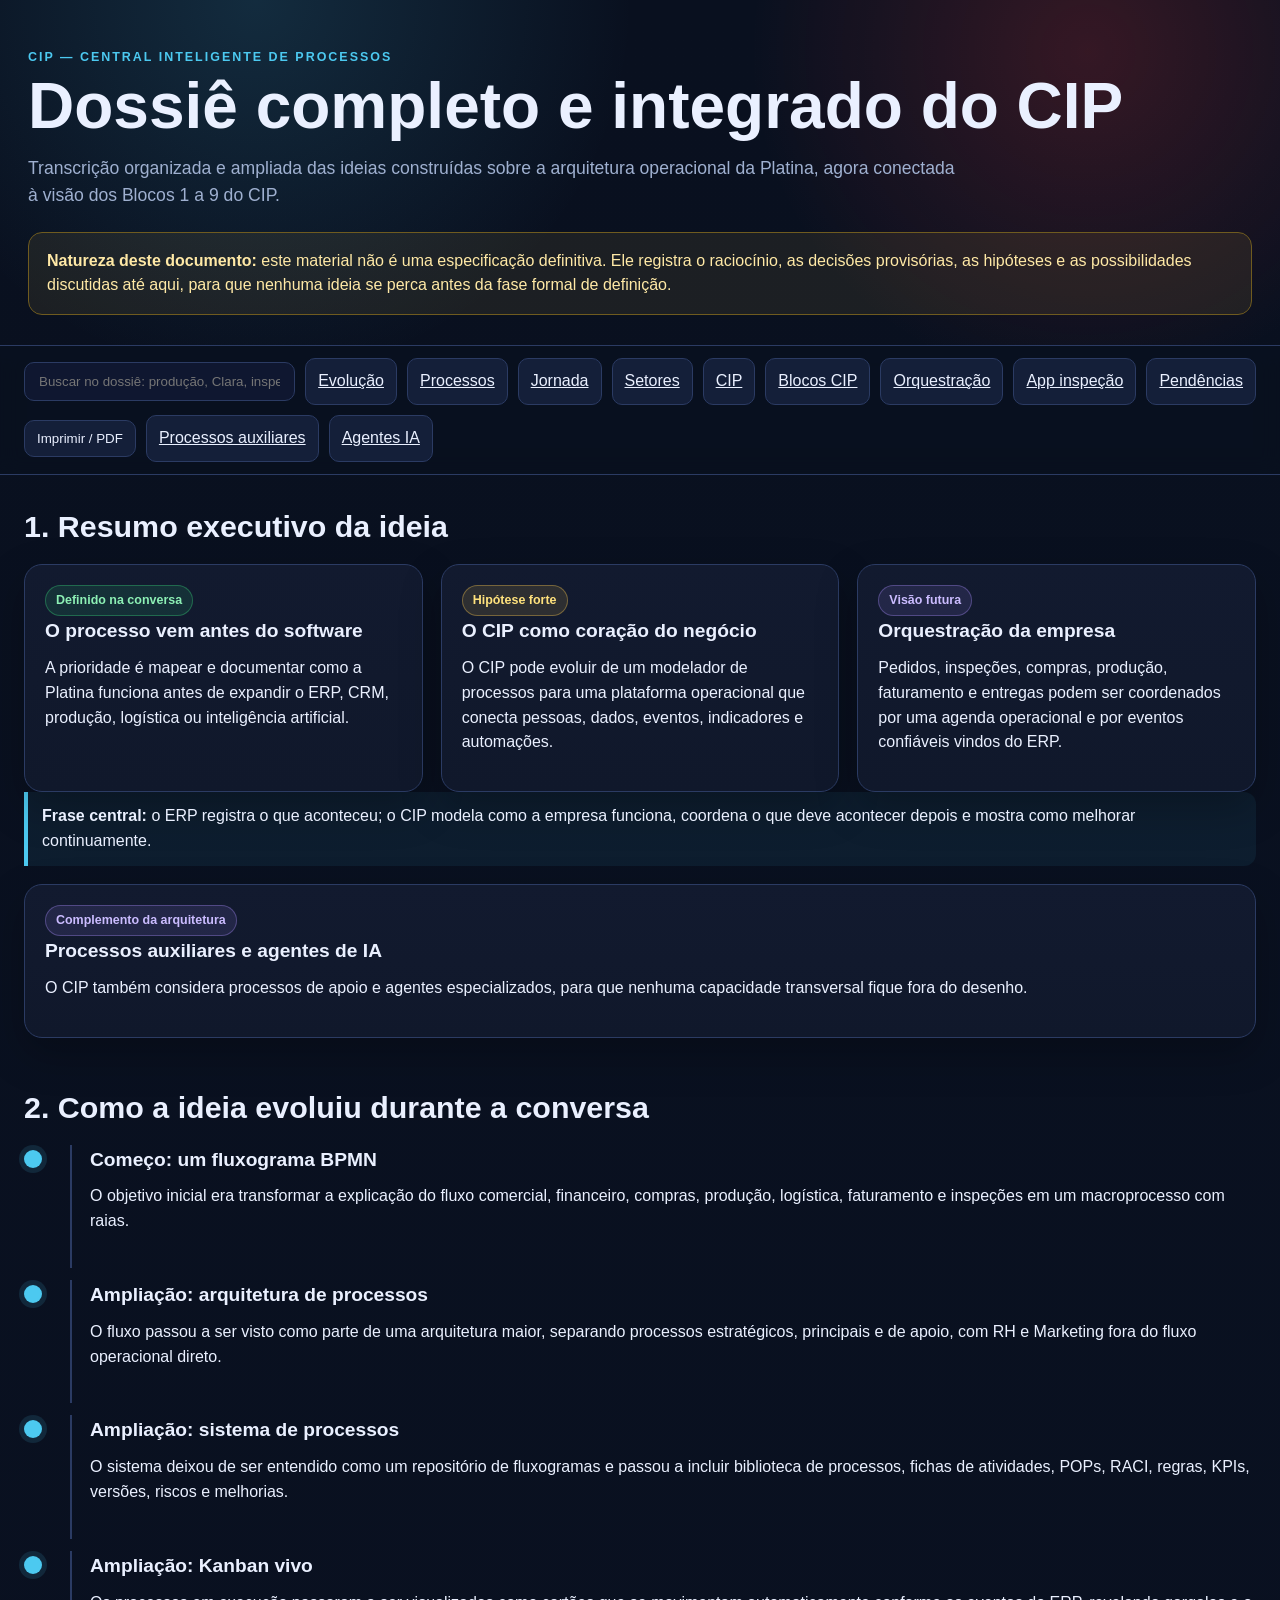
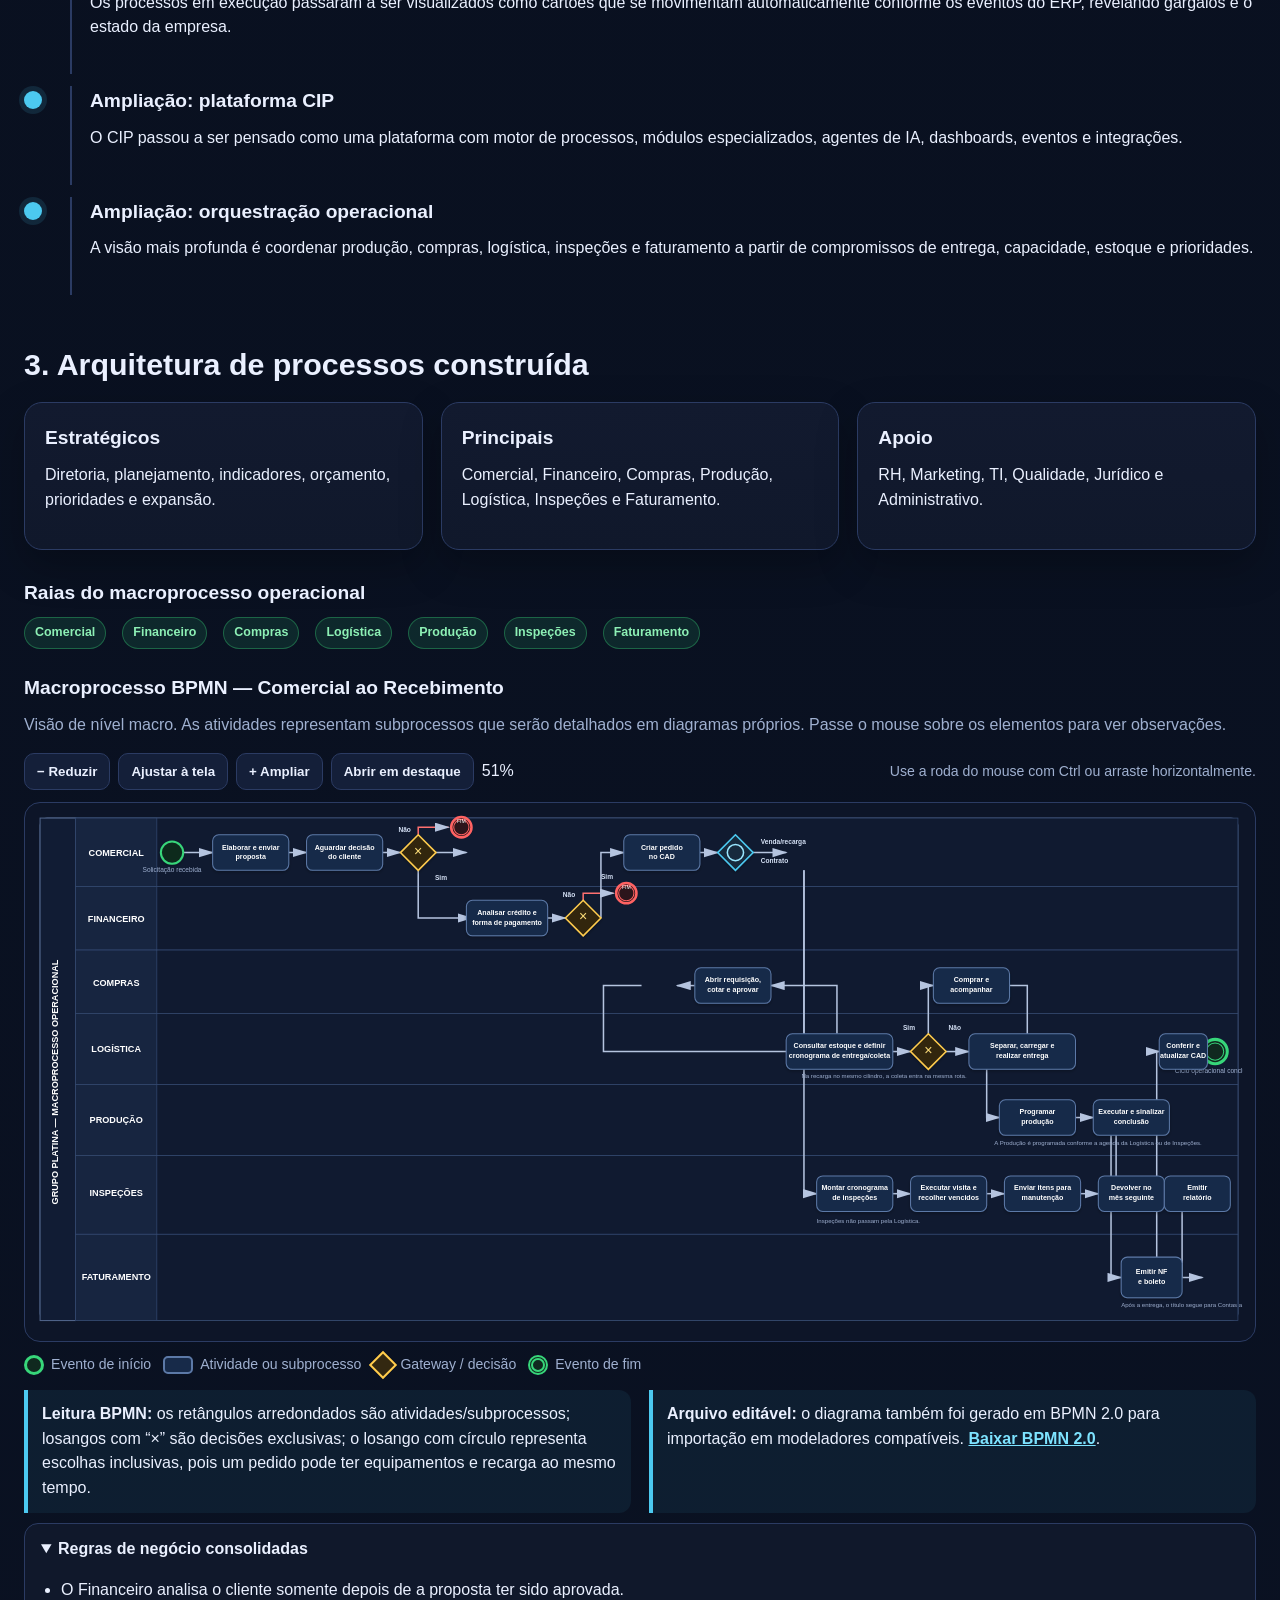
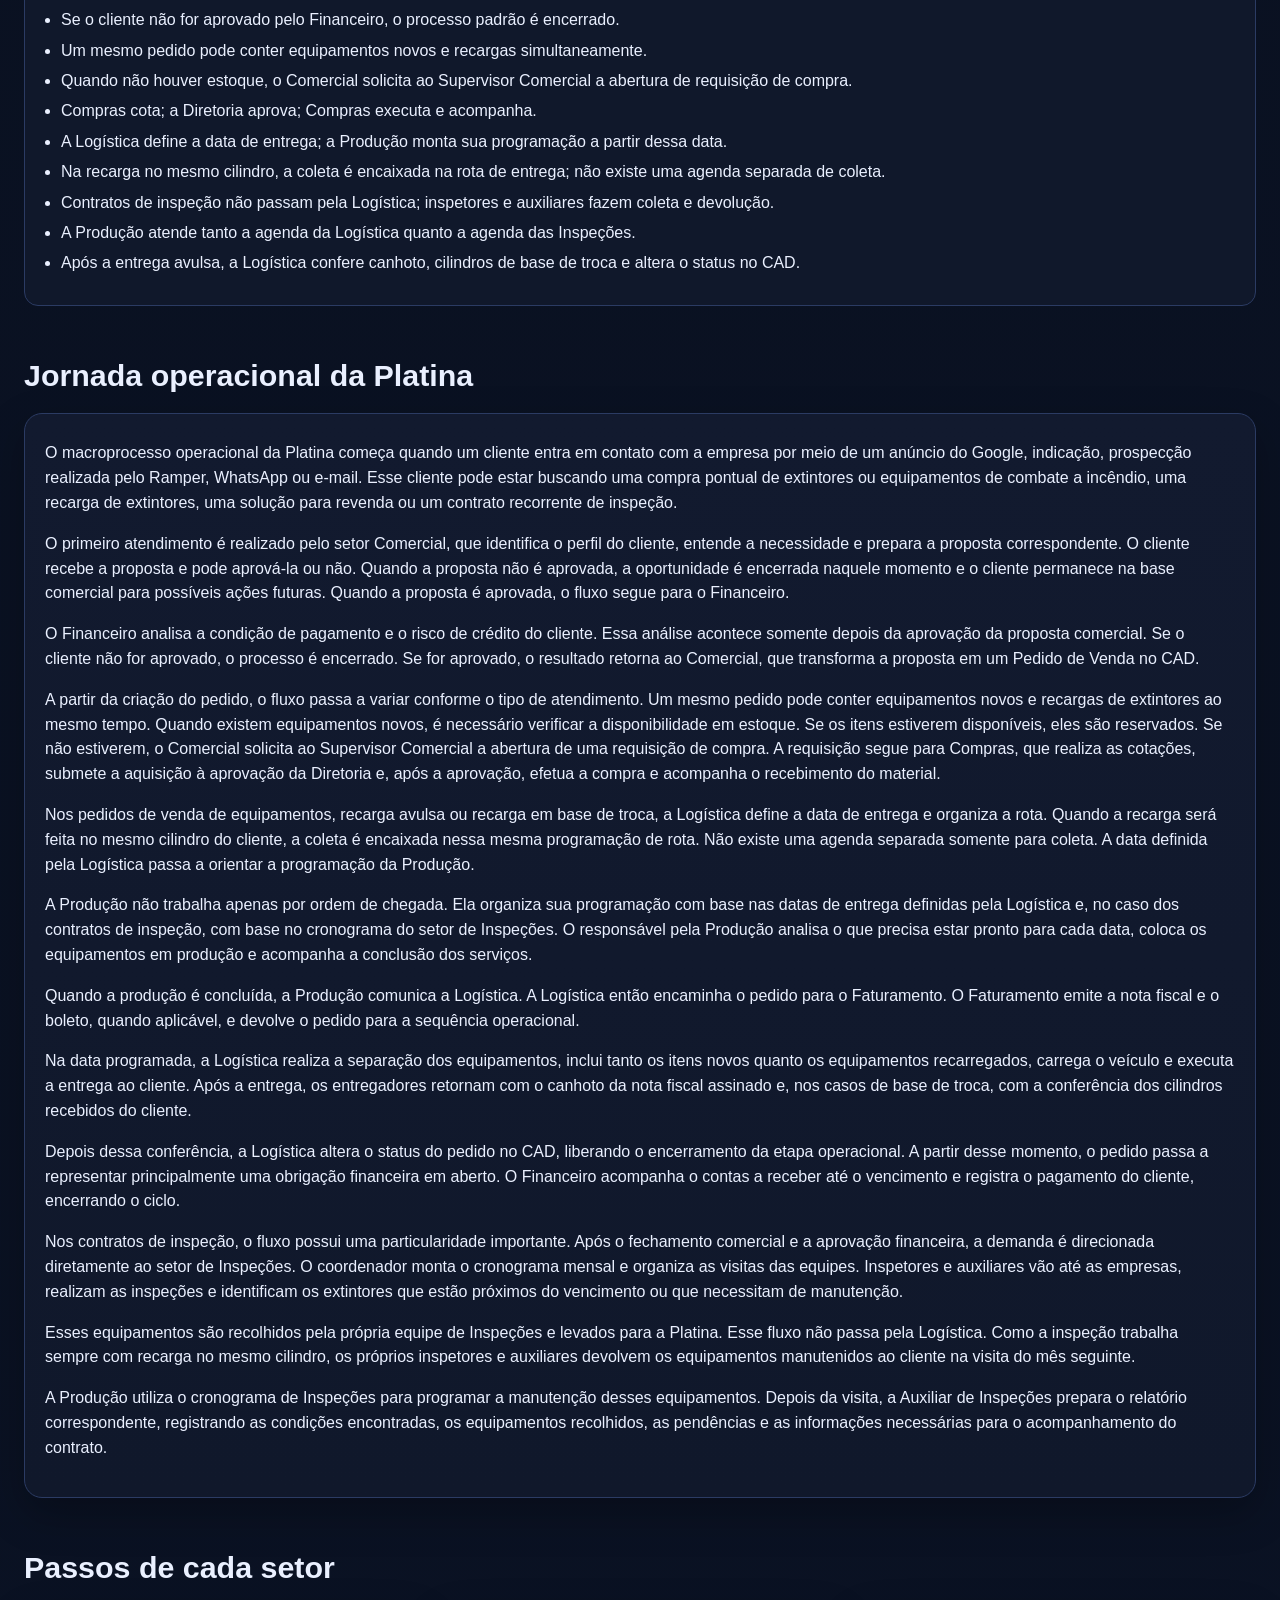
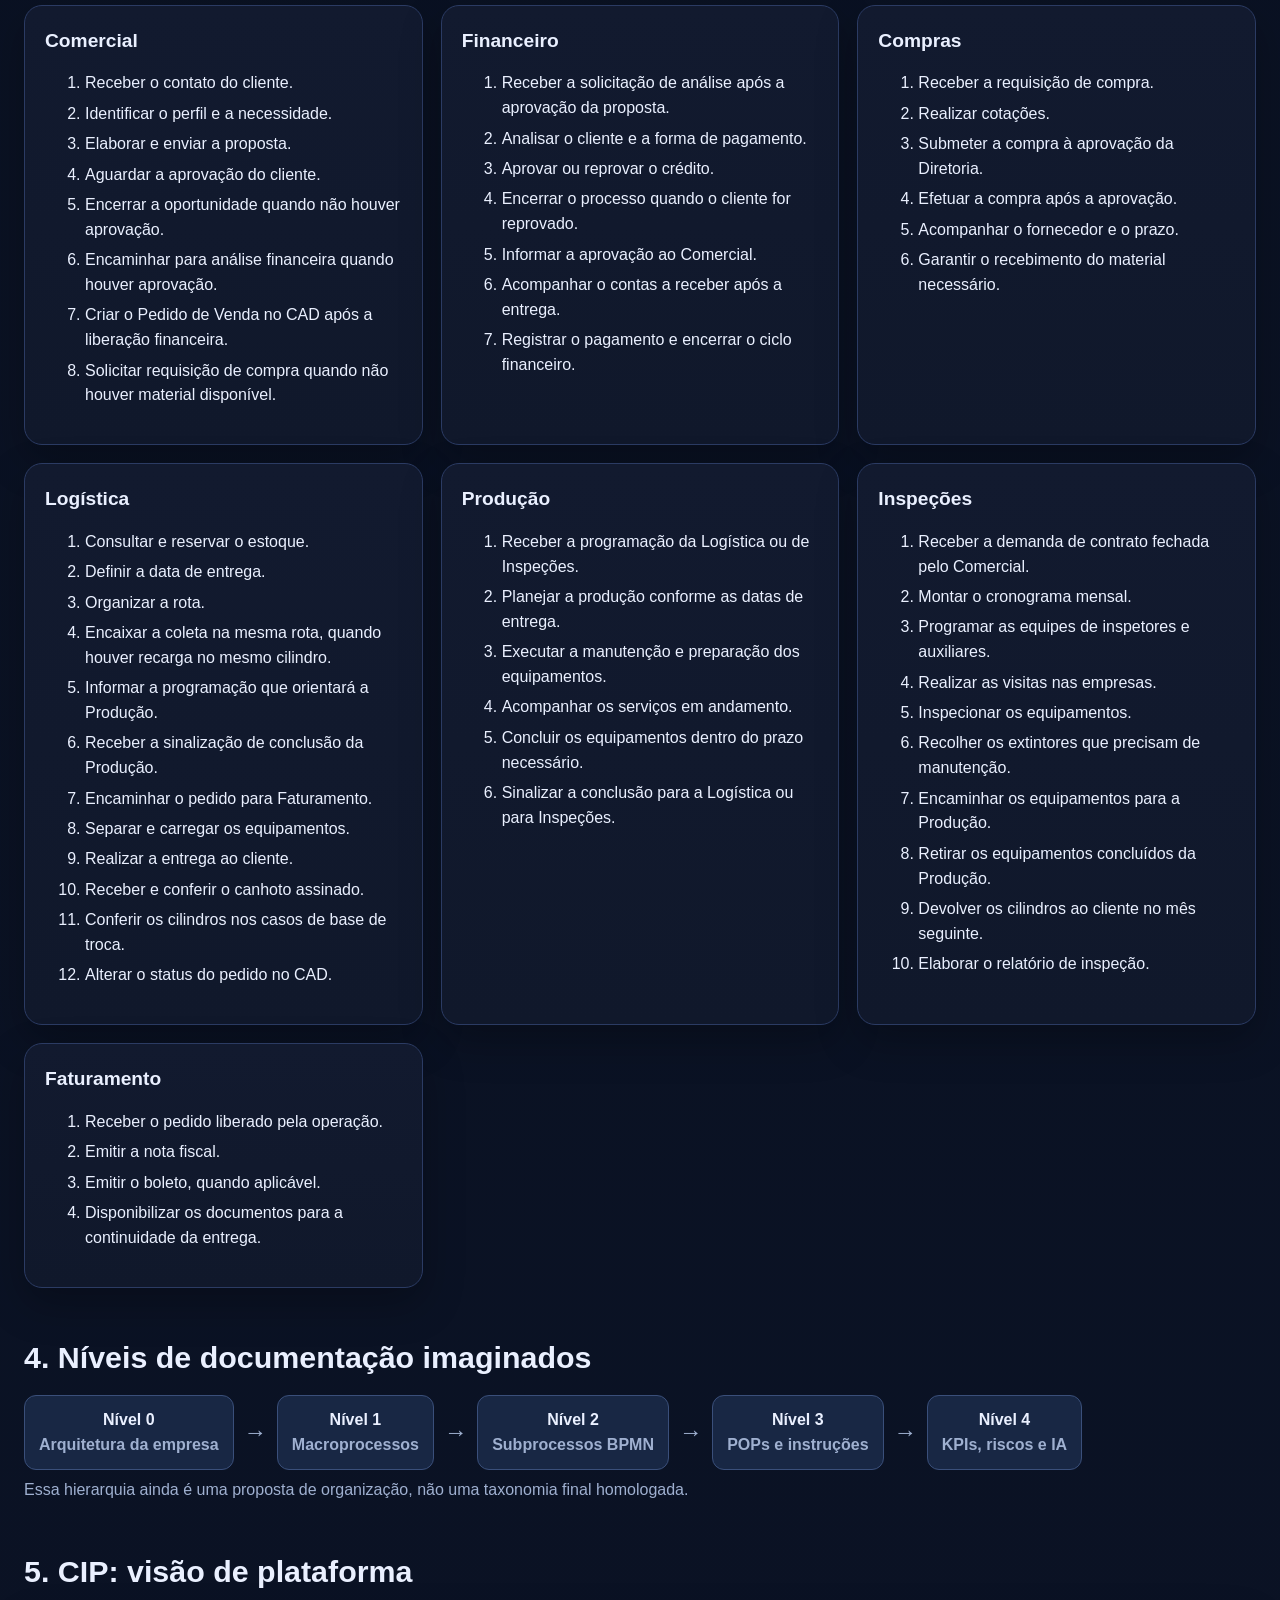
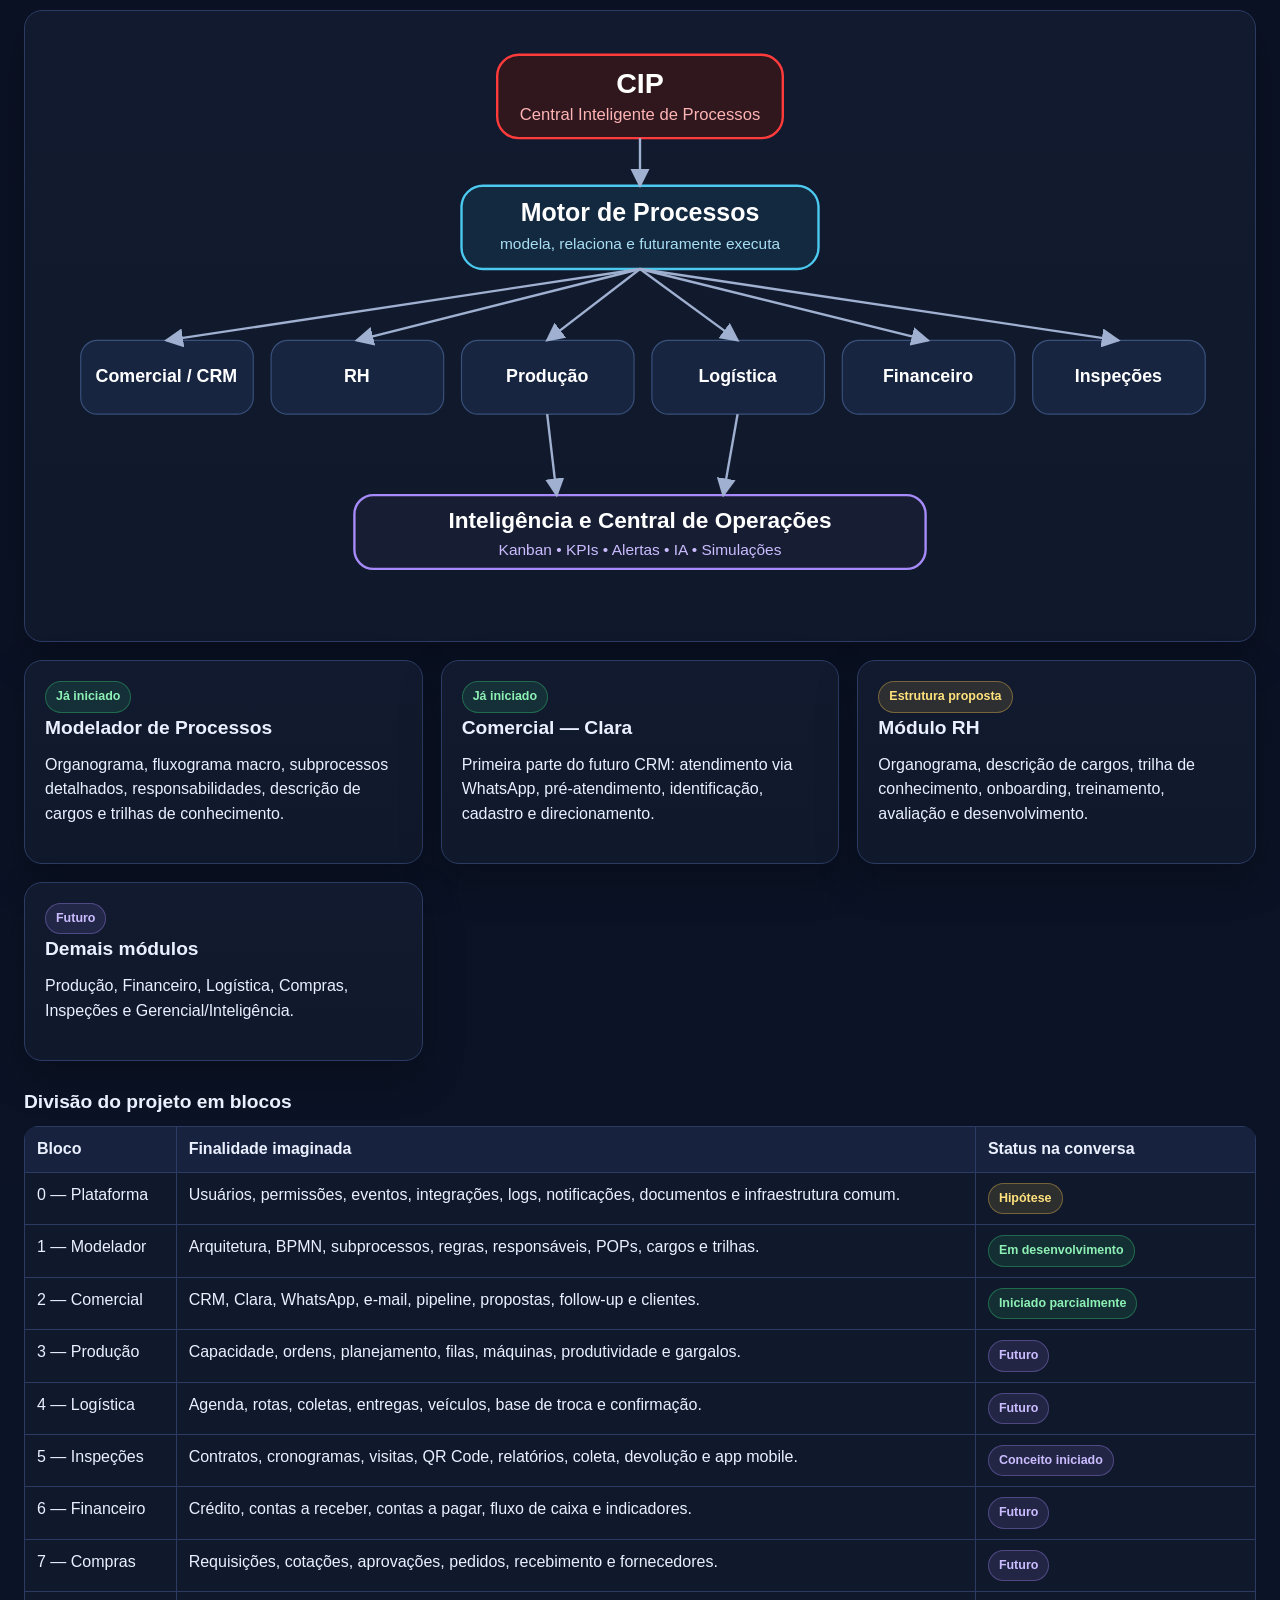
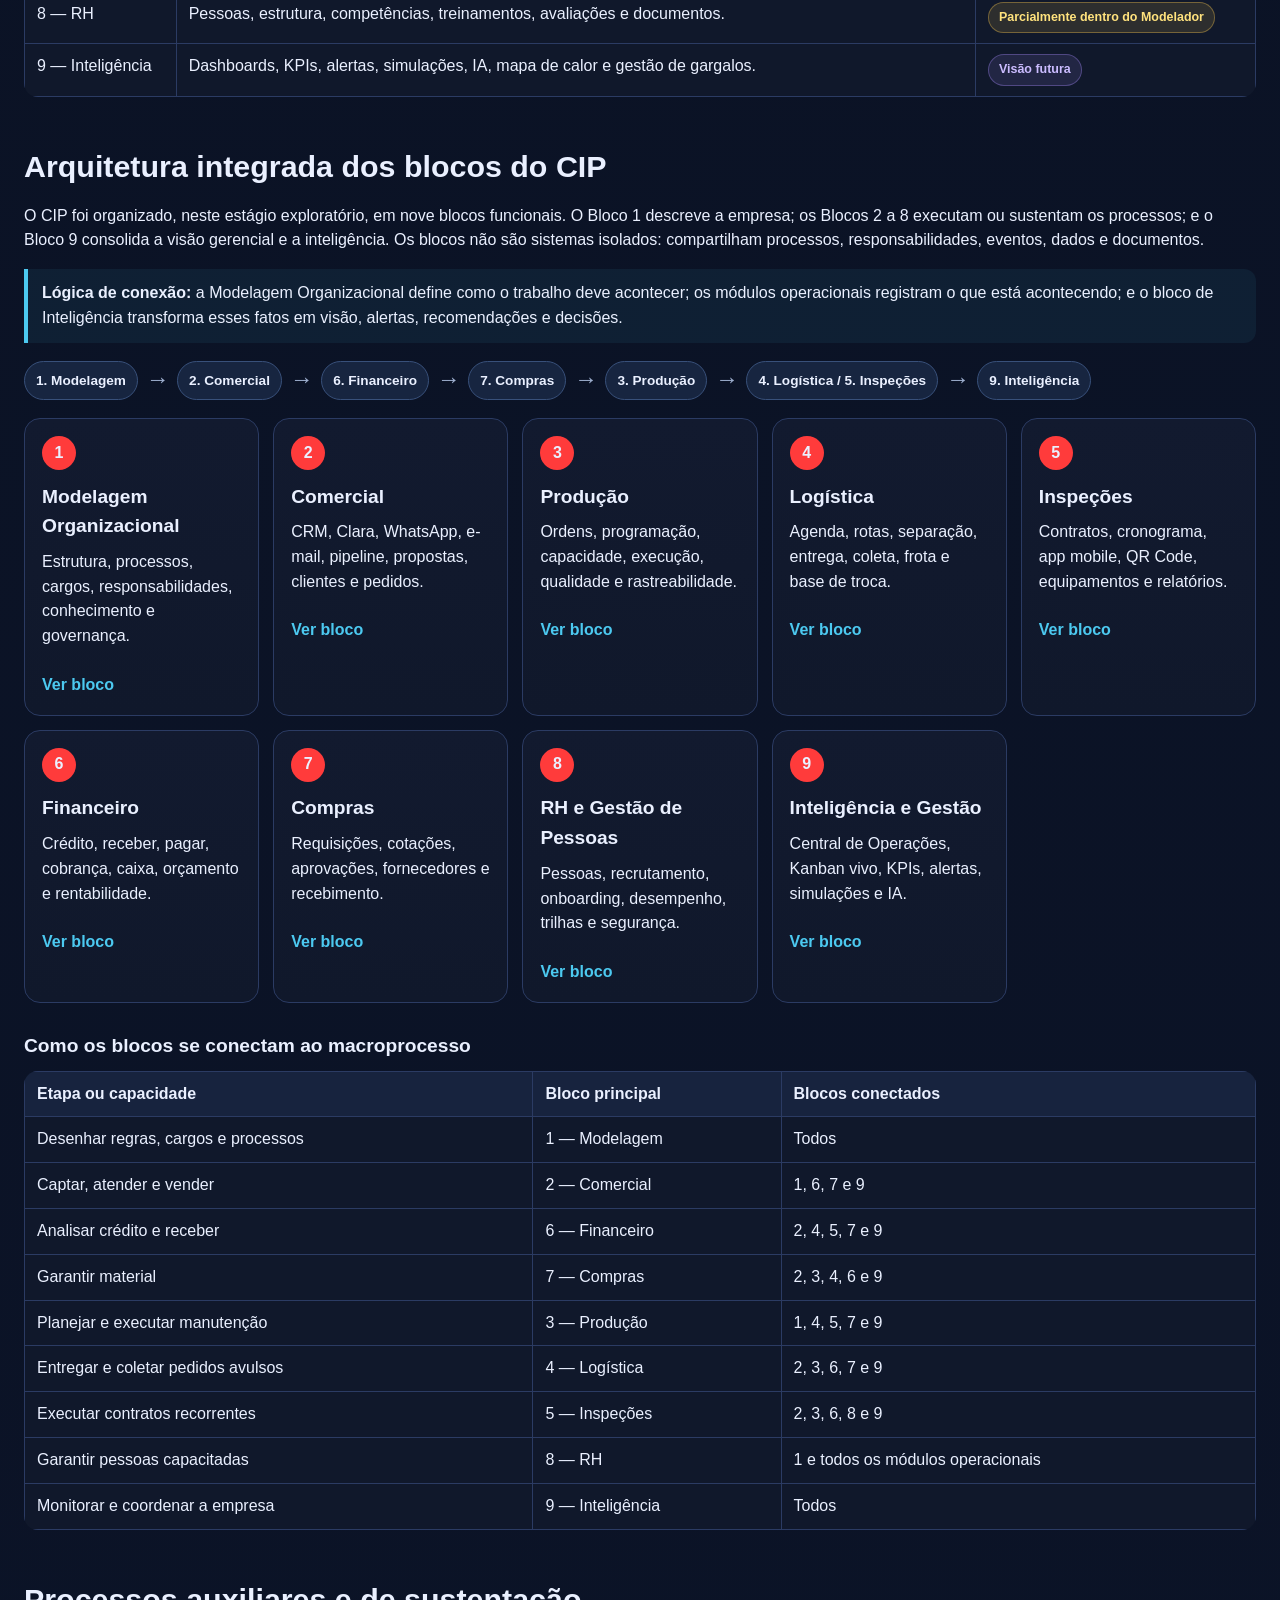
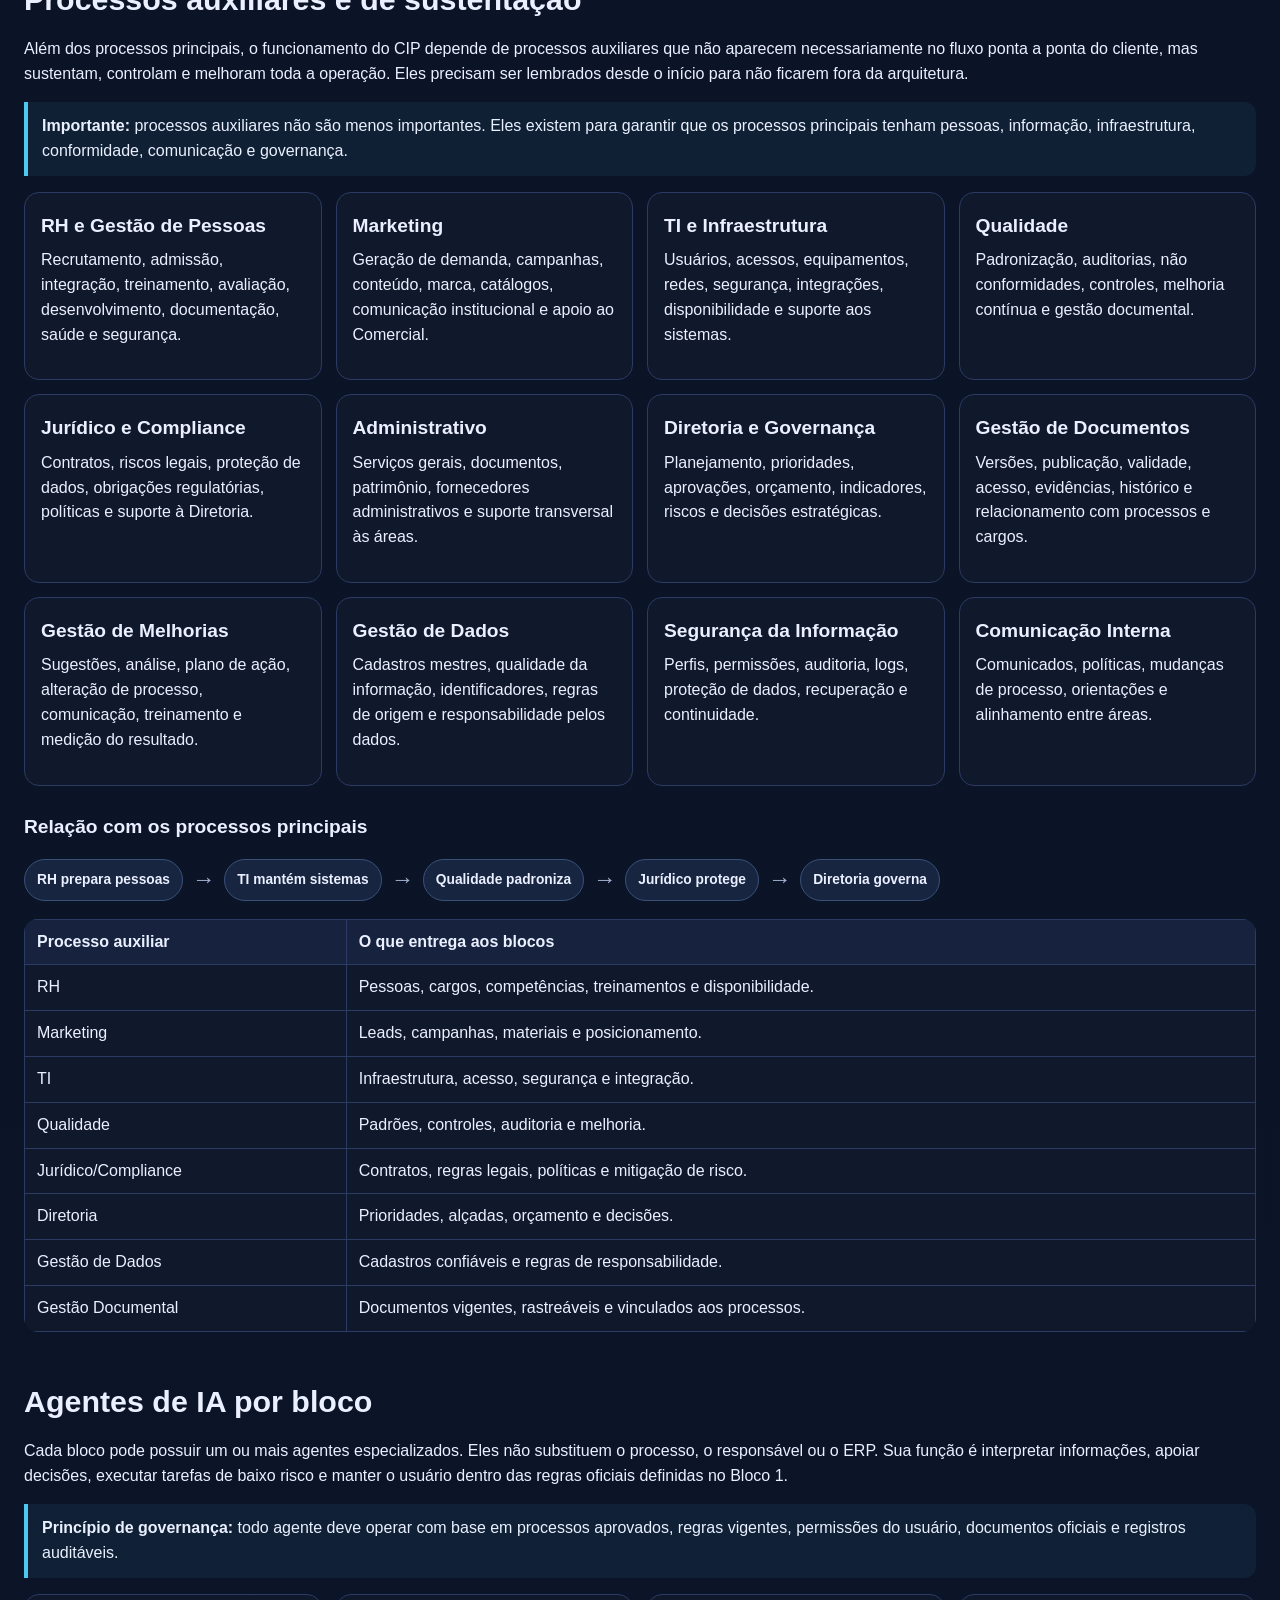
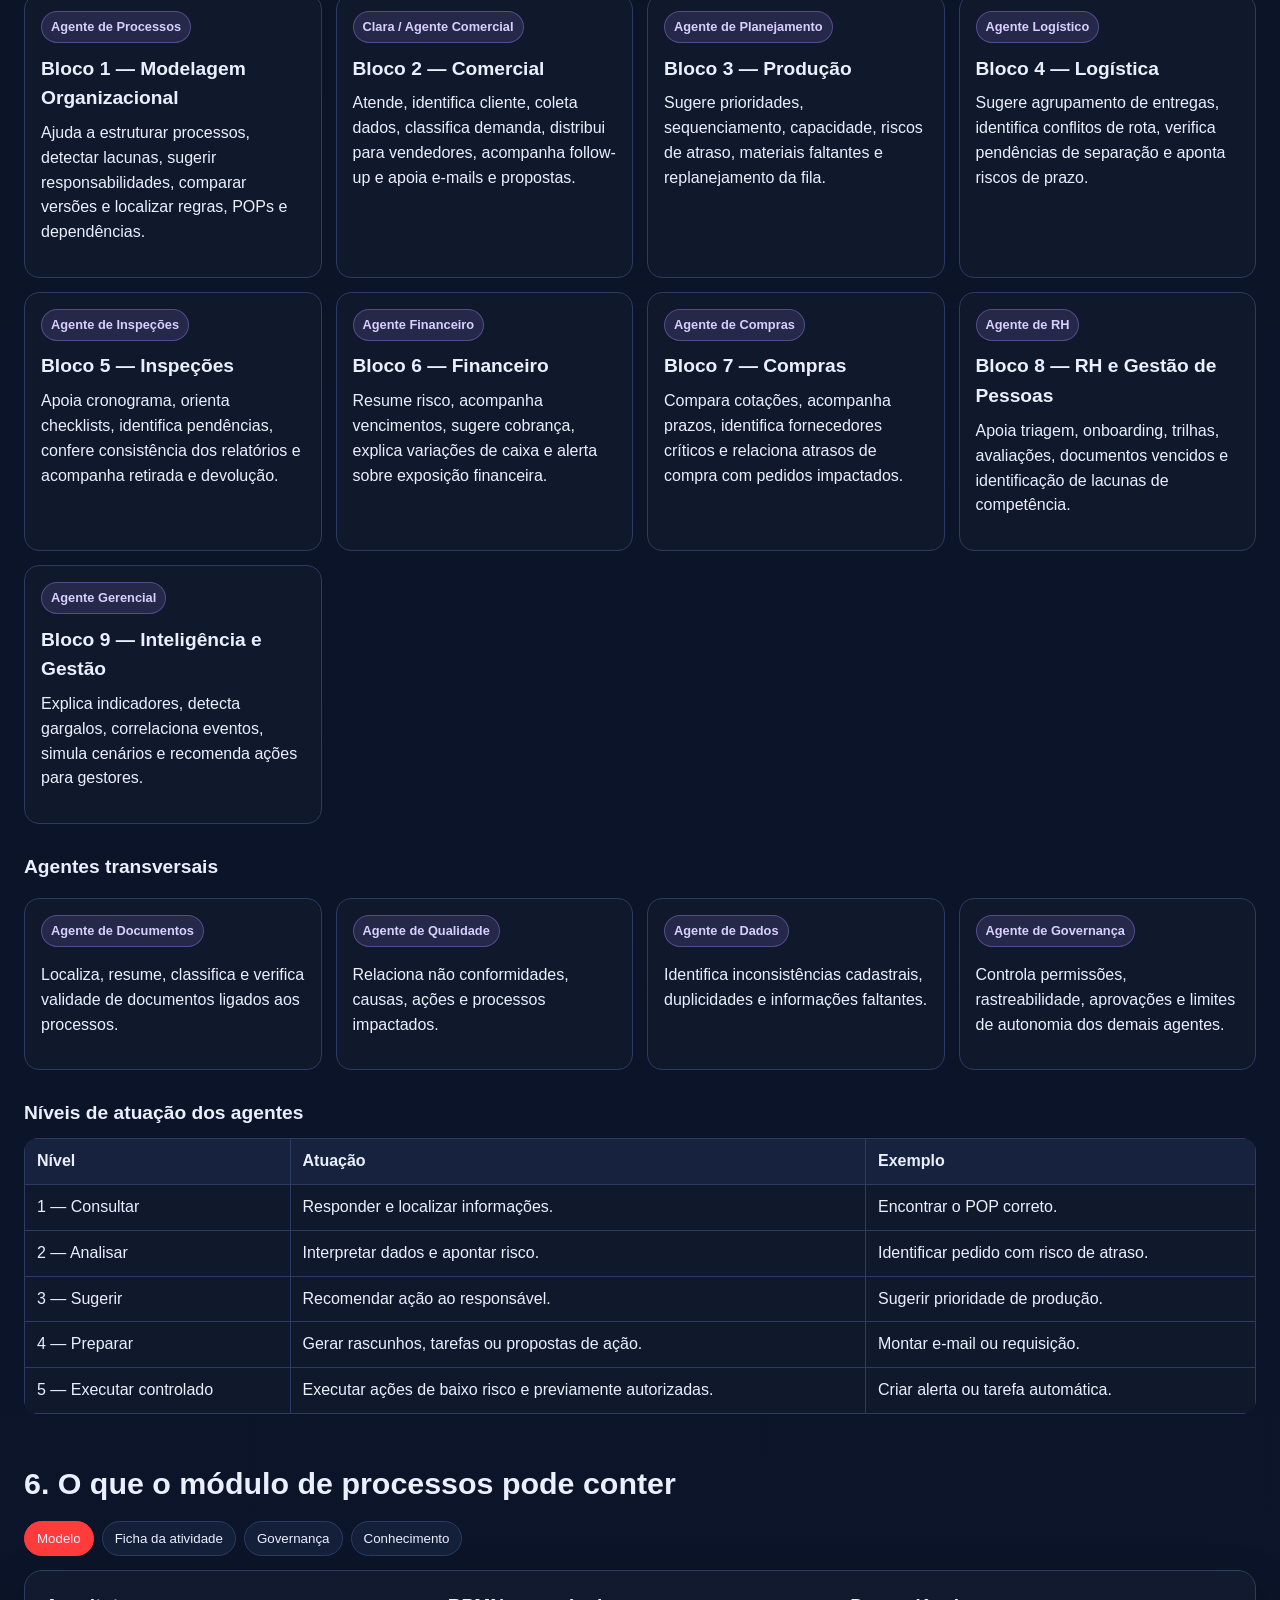
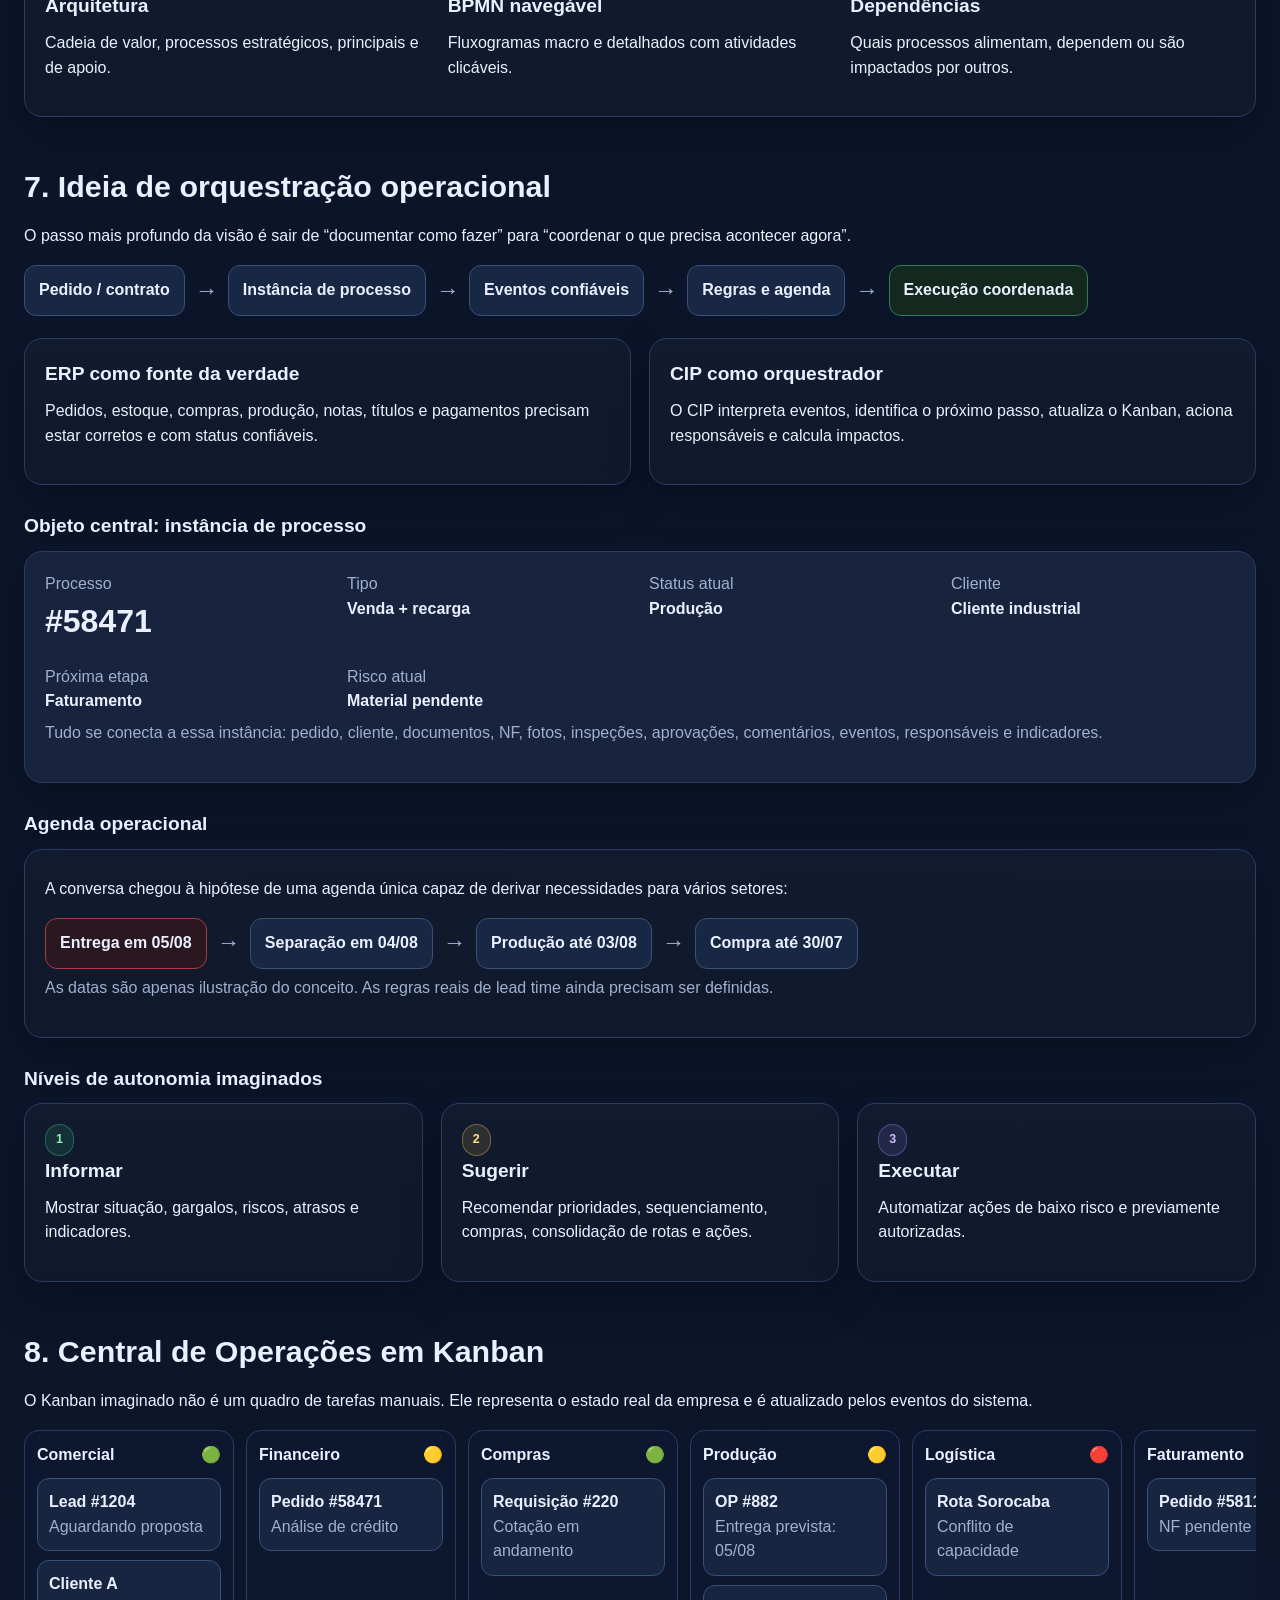
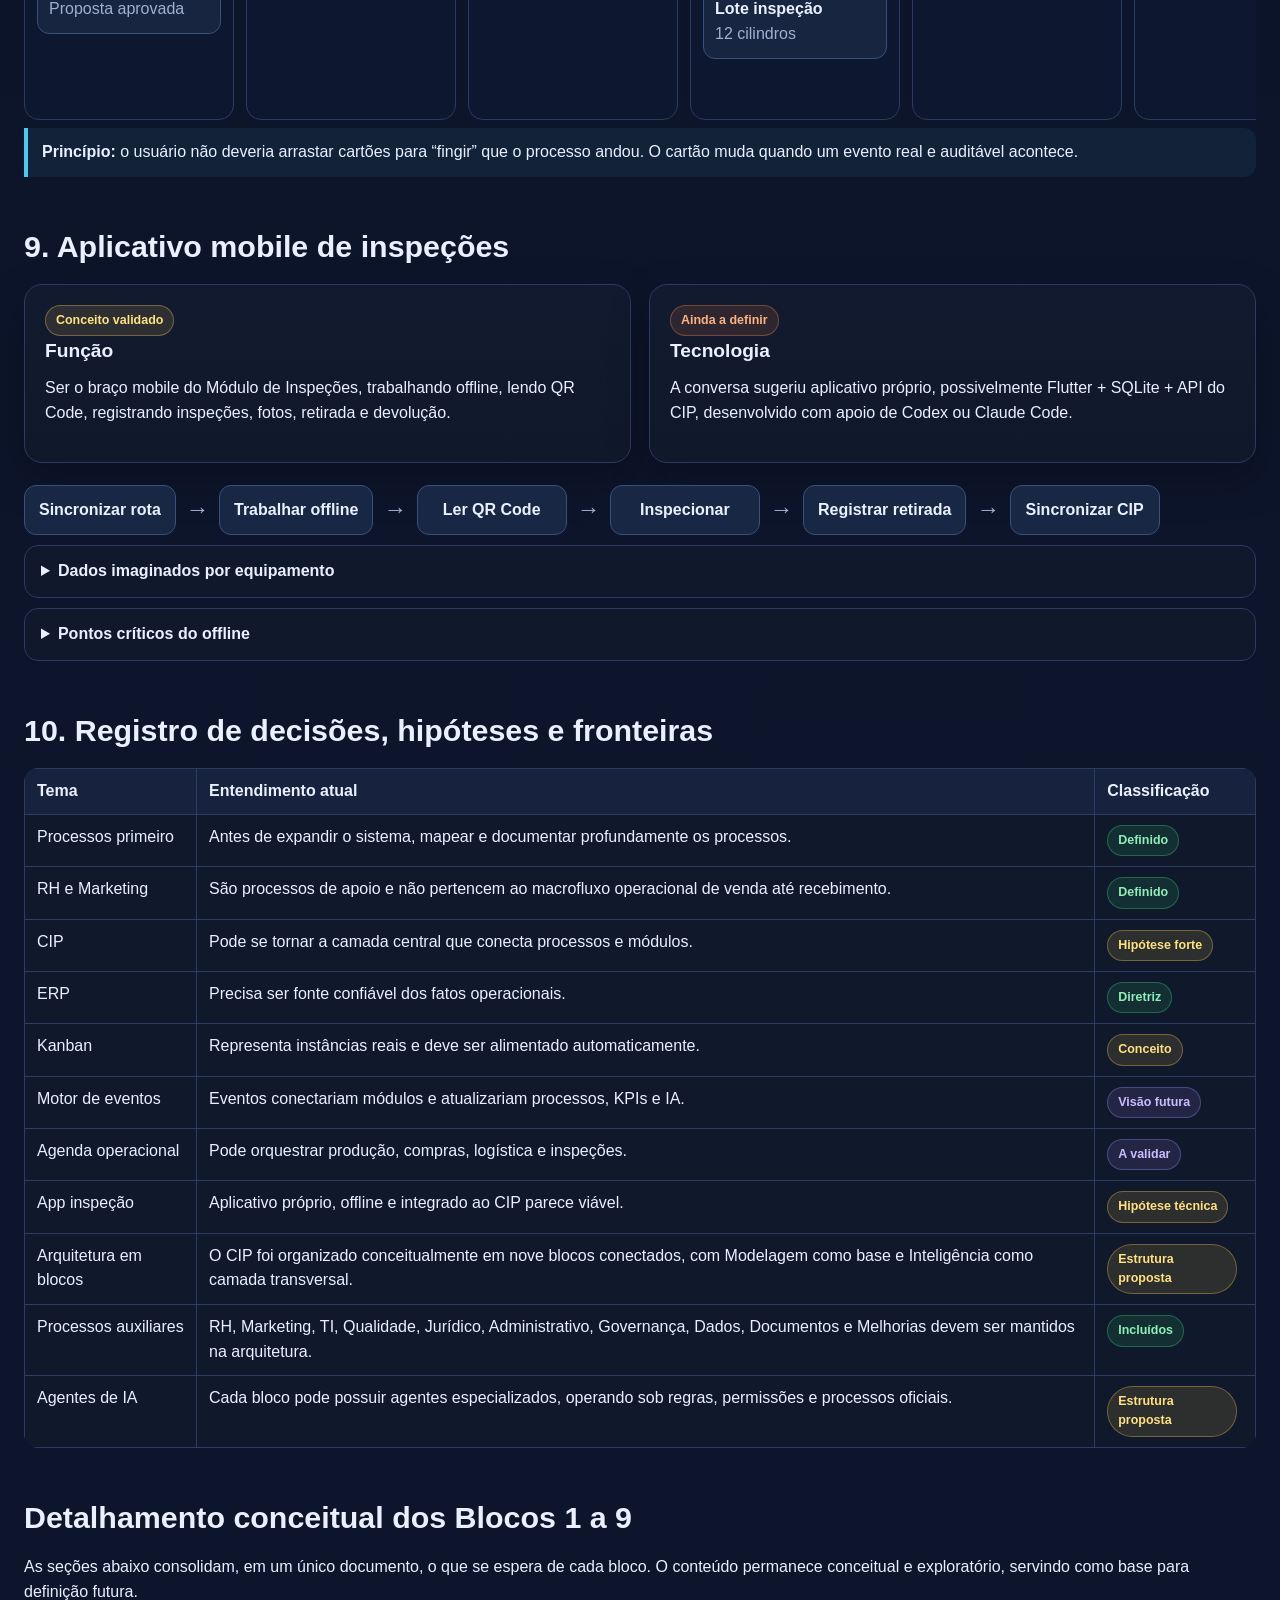
<file: documentacao/visao-de-futuro/dossie-cip-blocos-1-a-9.html>
<!DOCTYPE html>

<html lang="pt-BR">
<head>
<meta charset="utf-8"/>
<meta content="width=device-width, initial-scale=1" name="viewport"/>
<title>CIP — Dossiê Integrado com Processos Auxiliares e Agentes de IA</title>
<style>
:root{
  --bg:#0b1020; --panel:#121a2f; --panel2:#18233e; --text:#eaf0ff; --muted:#9fb0d0;
  --line:#2b3b63; --accent:#ff3b3b; --accent2:#4cc9f0; --green:#37d67a; --yellow:#ffcc4d;
  --orange:#ff8a3d; --purple:#a78bfa; --white:#fff; --shadow:0 16px 40px rgba(0,0,0,.25);
}
*{box-sizing:border-box}
html{scroll-behavior:smooth}
body{margin:0;font-family:Inter,Segoe UI,Arial,sans-serif;background:linear-gradient(180deg,#09101f,#0e1730 42%,#0b1020);color:var(--text);line-height:1.55}
a{color:inherit}
header.hero{padding:48px 28px 30px;border-bottom:1px solid var(--line);background:
radial-gradient(circle at 85% 15%,rgba(255,59,59,.18),transparent 30%),
radial-gradient(circle at 20% 0%,rgba(76,201,240,.15),transparent 35%)}
.hero-inner{max-width:1280px;margin:auto}
.kicker{font-weight:800;letter-spacing:.16em;text-transform:uppercase;color:var(--accent2);font-size:.78rem}
h1{font-size:clamp(2.2rem,5vw,4.4rem);line-height:1.02;margin:.4rem 0 1rem}
.subtitle{max-width:930px;color:var(--muted);font-size:1.1rem}
.notice{margin-top:22px;padding:16px 18px;border:1px solid #6f5b1f;background:rgba(255,204,77,.08);border-radius:14px;color:#ffe9a6}
.toolbar{position:sticky;top:0;z-index:20;background:rgba(9,16,31,.94);backdrop-filter:blur(10px);border-bottom:1px solid var(--line)}
.toolbar-inner{max-width:1280px;margin:auto;padding:12px 24px;display:flex;gap:10px;flex-wrap:wrap;align-items:center}
.search{flex:1;min-width:250px;background:#0f1730;border:1px solid var(--line);color:var(--text);padding:11px 14px;border-radius:10px}
button,.navbtn{border:1px solid var(--line);background:#141f39;color:var(--text);padding:10px 12px;border-radius:10px;cursor:pointer}
button:hover,.navbtn:hover{border-color:var(--accent2)}
main{max-width:1280px;margin:auto;padding:28px 24px 80px}
section{scroll-margin-top:88px;margin:0 0 46px}
h2{font-size:1.9rem;margin:0 0 14px}
h3{font-size:1.2rem;margin:0 0 10px}
p{margin:.45rem 0 1rem}
.muted{color:var(--muted)}
.grid{display:grid;gap:18px}
.grid-2{grid-template-columns:repeat(auto-fit,minmax(300px,1fr))}
.grid-3{grid-template-columns:repeat(auto-fit,minmax(240px,1fr))}
.card{background:linear-gradient(180deg,var(--panel),#10182b);border:1px solid var(--line);border-radius:18px;padding:20px;box-shadow:var(--shadow)}
.card.soft{background:var(--panel2)}
.badge{display:inline-flex;align-items:center;gap:7px;border-radius:999px;padding:5px 10px;font-size:.78rem;font-weight:800;margin-right:6px}
.b-defined{background:rgba(55,214,122,.12);color:#8df0b5;border:1px solid rgba(55,214,122,.35)}
.b-hyp{background:rgba(255,204,77,.12);color:#ffe27d;border:1px solid rgba(255,204,77,.35)}
.b-open{background:rgba(255,138,61,.12);color:#ffb27d;border:1px solid rgba(255,138,61,.35)}
.b-future{background:rgba(167,139,250,.12);color:#cbbcff;border:1px solid rgba(167,139,250,.35)}
.timeline{display:grid;gap:12px}
.titem{display:grid;grid-template-columns:34px 1fr;gap:12px;align-items:start}
.dot{width:18px;height:18px;border-radius:50%;margin-top:5px;background:var(--accent2);box-shadow:0 0 0 5px rgba(76,201,240,.12)}
.tbody{border-left:2px solid var(--line);padding:0 0 18px 18px}
.flow{display:flex;flex-wrap:wrap;align-items:center;gap:10px}
.node{padding:12px 14px;background:#182744;border:1px solid #3a4f7a;border-radius:12px;min-width:150px;text-align:center;font-weight:700}
.node.red{border-color:#a53c46;background:#2a1720}
.node.green{border-color:#2f7c56;background:#13291f}
.node.yellow{border-color:#8d7524;background:#2a2615}
.arrow{font-size:1.45rem;color:var(--muted)}
.lanes{border:1px solid var(--line);border-radius:16px;overflow:auto;background:#0e1730}
.lane{min-width:980px;display:grid;grid-template-columns:150px 1fr;border-bottom:1px solid var(--line)}
.lane:last-child{border-bottom:none}
.lane-title{padding:18px;font-weight:900;background:#121d35;border-right:1px solid var(--line);display:flex;align-items:center}
.lane-body{padding:14px;display:flex;align-items:center;gap:9px;flex-wrap:wrap}
.smallnode{padding:8px 10px;background:#172640;border:1px solid #395078;border-radius:10px;font-size:.88rem}
.decision{transform:rotate(45deg);width:70px;height:70px;border:1px solid #8c6c2a;background:#2c2511;display:flex;align-items:center;justify-content:center;margin:10px 22px}
.decision span{transform:rotate(-45deg);font-size:.72rem;text-align:center}
details{background:#10182b;border:1px solid var(--line);border-radius:14px;padding:13px 16px;margin:10px 0}
summary{cursor:pointer;font-weight:850}
ul{padding-left:20px}
li{margin:.35rem 0}
table{width:100%;border-collapse:collapse;overflow:hidden;border-radius:14px}
th,td{border:1px solid var(--line);padding:10px 12px;text-align:left;vertical-align:top}
th{background:#17233e}
td{background:#10182b}
.tabs{display:flex;gap:8px;flex-wrap:wrap;margin-bottom:14px}
.tab{padding:9px 12px;border-radius:999px}
.tab.active{background:var(--accent);border-color:var(--accent)}
.tabpane{display:none}
.tabpane.active{display:block}
.kanban{display:grid;grid-template-columns:repeat(6,minmax(210px,1fr));gap:12px;overflow:auto;padding-bottom:8px}
.kcol{background:#0e1730;border:1px solid var(--line);border-radius:15px;min-height:290px;padding:12px}
.khead{display:flex;justify-content:space-between;align-items:center;font-weight:900;margin-bottom:10px}
.kcard{background:#172540;border:1px solid #38507a;border-radius:12px;padding:11px;margin-bottom:9px}
.metric{font-size:2rem;font-weight:900}
.legend{display:flex;gap:10px;flex-wrap:wrap}
.callout{border-left:4px solid var(--accent2);padding:12px 14px;background:rgba(76,201,240,.07);border-radius:0 12px 12px 0}
.print-only{display:none}
.footer{color:var(--muted);text-align:center;padding:40px 20px;border-top:1px solid var(--line)}
.hidden{display:none!important}
svg text{font-family:Inter,Segoe UI,Arial,sans-serif}
@media(max-width:720px){.lane{min-width:800px}.toolbar-inner{padding:10px}.hero{padding:34px 18px}main{padding:22px 14px}.kanban{grid-template-columns:repeat(6,240px)}}

.bpmn-toolbar{display:flex;gap:8px;flex-wrap:wrap;align-items:center;margin:12px 0}
.bpmn-toolbar button{font-weight:800}
.bpmn-frame{position:relative;border:1px solid var(--line);border-radius:16px;background:#0d1528;overflow:hidden}
.bpmn-scroll{overflow:auto;max-height:78vh;padding:10px;cursor:grab}
.bpmn-scroll.dragging{cursor:grabbing;user-select:none}
.bpmn-canvas{transform-origin:top left;transition:transform .15s ease;display:block}
.bpmn-hint{color:var(--muted);font-size:.88rem;margin-left:auto}
.bpmn-legend{display:flex;gap:12px;flex-wrap:wrap;margin-top:12px}
.bpmn-legend-item{display:flex;align-items:center;gap:7px;font-size:.88rem;color:var(--muted)}
.bpmn-symbol-task{width:30px;height:18px;border-radius:5px;border:2px solid #5c79a7;background:#172a49}
.bpmn-symbol-start{width:20px;height:20px;border-radius:50%;border:3px solid #37d67a;background:#10291f}
.bpmn-symbol-end{width:20px;height:20px;border-radius:50%;border:5px double #37d67a;background:#10291f}
.bpmn-symbol-gateway{width:20px;height:20px;transform:rotate(45deg);border:2px solid #ffcc4d;background:#332811}

@media print{
  body{background:white;color:#111}
  .toolbar{display:none}
  .card,.kcol,.kcard,details,td,th,.lanes{box-shadow:none;background:white;color:#111;border-color:#bbb}
  .node,.smallnode{background:#f5f5f5;color:#111}
  .muted{color:#555}
  .print-only{display:block}
  section{break-inside:avoid}
}

.blocks-map{display:grid;grid-template-columns:repeat(auto-fit,minmax(230px,1fr));gap:14px;margin-top:18px}
.block-card{background:linear-gradient(180deg,var(--panel),#10182b);border:1px solid var(--line);border-radius:16px;padding:17px;position:relative}
.block-card .num{display:inline-flex;width:34px;height:34px;border-radius:50%;align-items:center;justify-content:center;background:var(--accent);font-weight:900;margin-bottom:10px}
.block-card h3{margin:.1rem 0 .55rem}
.block-card a{display:inline-block;margin-top:8px;color:var(--accent2);font-weight:800;text-decoration:none}
.block-linkline{display:flex;gap:8px;flex-wrap:wrap;align-items:center;margin:18px 0}
.block-pill{padding:8px 11px;border-radius:999px;background:#172540;border:1px solid #38507a;font-size:.85rem;font-weight:800}
.block-detail{border-top:1px solid var(--line);padding-top:22px;margin-top:28px}
.block-detail:first-child{border-top:none;padding-top:0}
.block-detail h3{font-size:1.45rem}
.block-origin{font-size:.82rem;color:var(--muted);margin-bottom:10px}
.block-subsections{display:grid;gap:14px}
.block-subsections section{margin:0}
.block-subsections h2{font-size:1.25rem;margin:0 0 8px}
.block-subsections .toolbar,.block-subsections header,.block-subsections footer{display:none}
.block-subsections .card{box-shadow:none}
.integration-matrix td:first-child,.integration-matrix th:first-child{white-space:nowrap}

.aux-grid,.agent-grid{display:grid;grid-template-columns:repeat(auto-fit,minmax(245px,1fr));gap:14px;margin-top:16px}
.aux-card,.agent-card{background:#10182b;border:1px solid var(--line);border-radius:15px;padding:16px}
.aux-card h3,.agent-card h3{margin:.1rem 0 .5rem}
.agent-card .agent-name{display:inline-block;padding:5px 9px;border-radius:999px;background:rgba(167,139,250,.14);border:1px solid rgba(167,139,250,.36);color:#d8ceff;font-size:.8rem;font-weight:900;margin-bottom:9px}
.aux-flow{display:flex;flex-wrap:wrap;gap:9px;align-items:center;margin:18px 0}
.aux-pill{padding:9px 12px;border-radius:999px;background:#172540;border:1px solid #38507a;font-weight:800;font-size:.86rem}
</style>
</head>
<body>
<header class="hero">
<div class="hero-inner">
<div class="kicker">CIP — Central Inteligente de Processos</div>
<h1>Dossiê completo e integrado do CIP</h1>
<p class="subtitle">Transcrição organizada e ampliada das ideias construídas sobre a arquitetura operacional da Platina, agora conectada à visão dos Blocos 1 a 9 do CIP.</p>
<div class="notice"><strong>Natureza deste documento:</strong> este material não é uma especificação definitiva. Ele registra o raciocínio, as decisões provisórias, as hipóteses e as possibilidades discutidas até aqui, para que nenhuma ideia se perca antes da fase formal de definição.</div>
</div>
</header>
<div class="toolbar">
<div class="toolbar-inner">
<input class="search" id="search" placeholder="Buscar no dossiê: produção, Clara, inspeção, kanban..."/>
<a class="navbtn" href="#evolucao">Evolução</a>
<a class="navbtn" href="#processos">Processos</a>
<a class="navbtn" href="#jornada-operacional">Jornada</a>
<a class="navbtn" href="#passos-por-setor">Setores</a>
<a class="navbtn" href="#cip">CIP</a><a class="navbtn" href="#blocos">Blocos CIP</a>
<a class="navbtn" href="#orquestracao">Orquestração</a>
<a class="navbtn" href="#inspecao-app">App inspeção</a>
<a class="navbtn" href="#pendencias">Pendências</a>
<button onclick="window.print()">Imprimir / PDF</button>
<a class="navbtn" href="#processos-auxiliares">Processos auxiliares</a><a class="navbtn" href="#agentes-ia">Agentes IA</a></div>
</div>
<main id="content">
<section id="resumo">
<h2>1. Resumo executivo da ideia</h2>
<div class="grid grid-3">
<div class="card"><span class="badge b-defined">Definido na conversa</span><h3>O processo vem antes do software</h3><p>A prioridade é mapear e documentar como a Platina funciona antes de expandir o ERP, CRM, produção, logística ou inteligência artificial.</p></div>
<div class="card"><span class="badge b-hyp">Hipótese forte</span><h3>O CIP como coração do negócio</h3><p>O CIP pode evoluir de um modelador de processos para uma plataforma operacional que conecta pessoas, dados, eventos, indicadores e automações.</p></div>
<div class="card"><span class="badge b-future">Visão futura</span><h3>Orquestração da empresa</h3><p>Pedidos, inspeções, compras, produção, faturamento e entregas podem ser coordenados por uma agenda operacional e por eventos confiáveis vindos do ERP.</p></div>
</div>
<div class="callout"><strong>Frase central:</strong> o ERP registra o que aconteceu; o CIP modela como a empresa funciona, coordena o que deve acontecer depois e mostra como melhorar continuamente.</div>
<div class="card" style="margin-top:18px">
<span class="badge b-future">Complemento da arquitetura</span>
<h3>Processos auxiliares e agentes de IA</h3>
<p>O CIP também considera processos de apoio e agentes especializados, para que nenhuma capacidade transversal fique fora do desenho.</p>
</div></section>
<section id="evolucao">
<h2>2. Como a ideia evoluiu durante a conversa</h2>
<div class="timeline">
<div class="titem"><div class="dot"></div><div class="tbody"><h3>Começo: um fluxograma BPMN</h3><p>O objetivo inicial era transformar a explicação do fluxo comercial, financeiro, compras, produção, logística, faturamento e inspeções em um macroprocesso com raias.</p></div></div>
<div class="titem"><div class="dot"></div><div class="tbody"><h3>Ampliação: arquitetura de processos</h3><p>O fluxo passou a ser visto como parte de uma arquitetura maior, separando processos estratégicos, principais e de apoio, com RH e Marketing fora do fluxo operacional direto.</p></div></div>
<div class="titem"><div class="dot"></div><div class="tbody"><h3>Ampliação: sistema de processos</h3><p>O sistema deixou de ser entendido como um repositório de fluxogramas e passou a incluir biblioteca de processos, fichas de atividades, POPs, RACI, regras, KPIs, versões, riscos e melhorias.</p></div></div>
<div class="titem"><div class="dot"></div><div class="tbody"><h3>Ampliação: Kanban vivo</h3><p>Os processos em execução passaram a ser visualizados como cartões que se movimentam automaticamente conforme os eventos do ERP, revelando gargalos e o estado da empresa.</p></div></div>
<div class="titem"><div class="dot"></div><div class="tbody"><h3>Ampliação: plataforma CIP</h3><p>O CIP passou a ser pensado como uma plataforma com motor de processos, módulos especializados, agentes de IA, dashboards, eventos e integrações.</p></div></div>
<div class="titem"><div class="dot"></div><div class="tbody"><h3>Ampliação: orquestração operacional</h3><p>A visão mais profunda é coordenar produção, compras, logística, inspeções e faturamento a partir de compromissos de entrega, capacidade, estoque e prioridades.</p></div></div>
</div>
</section>
<section id="processos">
<h2>3. Arquitetura de processos construída</h2>
<div class="grid grid-3">
<div class="card"><h3>Estratégicos</h3><p>Diretoria, planejamento, indicadores, orçamento, prioridades e expansão.</p></div>
<div class="card"><h3>Principais</h3><p>Comercial, Financeiro, Compras, Produção, Logística, Inspeções e Faturamento.</p></div>
<div class="card"><h3>Apoio</h3><p>RH, Marketing, TI, Qualidade, Jurídico e Administrativo.</p></div>
</div>
<h3 style="margin-top:28px">Raias do macroprocesso operacional</h3>
<div class="legend">
<span class="badge b-defined">Comercial</span><span class="badge b-defined">Financeiro</span><span class="badge b-defined">Compras</span><span class="badge b-defined">Logística</span><span class="badge b-defined">Produção</span><span class="badge b-defined">Inspeções</span><span class="badge b-defined">Faturamento</span>
</div>
<h3 style="margin-top:24px">Macroprocesso BPMN — Comercial ao Recebimento</h3>
<p class="muted">Visão de nível macro. As atividades representam subprocessos que serão detalhados em diagramas próprios. Passe o mouse sobre os elementos para ver observações.</p>
<div class="bpmn-toolbar">
<button id="bpmnZoomOut" type="button">− Reduzir</button>
<button id="bpmnZoomReset" type="button">Ajustar à tela</button>
<button id="bpmnZoomIn" type="button">+ Ampliar</button>
<button id="bpmnOpenFull" type="button">Abrir em destaque</button>
<span class="viz-badge" id="bpmnZoomLabel">100%</span>
<span class="bpmn-hint">Use a roda do mouse com Ctrl ou arraste horizontalmente.</span>
</div>
<div class="bpmn-frame" id="bpmnFrame">
<div class="bpmn-scroll" id="bpmnScroll">
<svg aria-label="Macroprocesso BPMN renderizado do Grupo Platina" class="bpmn-canvas" height="1020" id="bpmnCanvas" role="img" viewbox="0 0 2380 1020" width="2380">
<defs>
<marker id="bpmnArrow" markerheight="10" markerunits="strokeWidth" markerwidth="10" orient="auto" refx="9" refy="3"><path d="M0,0 L10,3 L0,6 z" fill="#b5c4df"></path></marker>
<filter id="glow"><fedropshadow dx="0" dy="3" flood-opacity=".28" stddeviation="3"></fedropshadow></filter>
</defs>
<rect fill="#0d1528" height="990" rx="14" stroke="#51658b" stroke-width="2" width="2360" x="10" y="10"></rect>
<rect fill="#111c34" height="990" stroke="#51658b" stroke-width="2" width="70" x="10" y="10"></rect>
<text fill="#fff" font-size="18" font-weight="800" text-anchor="middle" transform="rotate(-90 45 530)" x="45" y="530">GRUPO PLATINA — MACROPROCESSO OPERACIONAL</text>
<!-- lanes -->
<g fill="#101a30" stroke="#33486f" stroke-width="1.5">
<rect height="135" width="2290" x="80" y="10"></rect><rect height="125" width="2290" x="80" y="145"></rect>
<rect height="125" width="2290" x="80" y="270"></rect><rect height="140" width="2290" x="80" y="395"></rect>
<rect height="140" width="2290" x="80" y="535"></rect><rect height="155" width="2290" x="80" y="675"></rect>
<rect height="170" width="2290" x="80" y="830"></rect>
</g>
<g fill="#172540" stroke="#33486f" stroke-width="1.5">
<rect height="135" width="160" x="80" y="10"></rect><rect height="125" width="160" x="80" y="145"></rect>
<rect height="125" width="160" x="80" y="270"></rect><rect height="140" width="160" x="80" y="395"></rect>
<rect height="140" width="160" x="80" y="535"></rect><rect height="155" width="160" x="80" y="675"></rect>
<rect height="170" width="160" x="80" y="830"></rect>
</g>
<g fill="#fff" font-size="18" font-weight="800" text-anchor="middle">
<text x="160" y="84">COMERCIAL</text><text x="160" y="215">FINANCEIRO</text><text x="160" y="340">COMPRAS</text>
<text x="160" y="470">LOGÍSTICA</text><text x="160" y="610">PRODUÇÃO</text><text x="160" y="755">INSPEÇÕES</text><text x="160" y="920">FATURAMENTO</text>
</g>
<!-- sequence flows behind -->
<g fill="none" marker-end="url(#bpmnArrow)" stroke="#b5c4df" stroke-width="3">
<path d="M292 78 H350"></path><path d="M500 78 H535"></path><path d="M685 78 H720"></path><path d="M790 78 H850"></path>
<path d="M755 113 V207 H860"></path><path d="M1010 207 H1045"></path><path d="M1115 207 V78 H1160"></path>
<path d="M1310 78 H1345"></path><path d="M1415 78 H1480"></path>
<path d="M1515 113 V470 H1540"></path><path d="M1515 113 V750 H1540"></path>
<path d="M1690 470 H1725"></path><path d="M1795 470 H1840"></path>
<path d="M1875 505 V600 H1900"></path><path d="M2050 600 H2085"></path>
<path d="M2120 635 V915 H2140"></path><path d="M2260 915 H2300"></path>
<path d="M1690 750 H1725"></path><path d="M1875 750 H1910"></path><path d="M2060 750 H2095"></path>
<path d="M2130 715 V600 H2085"></path>
<path d="M2190 750 H2225"></path><path d="M2260 785 V915 H2260"></path>
<path d="M1580 435 V340 H1450"></path><path d="M1300 340 H1265"></path><path d="M1195 340 H1120 V470 H1540"></path>
<path d="M1760 435 V340 H1770"></path><path d="M1920 340 H1955 V470 H1840"></path>
<path d="M2210 915 V470 H2215"></path><path d="M2250 470 H2300"></path>
</g>
<!-- reject flows -->
<g fill="none" marker-end="url(#bpmnArrow)" stroke="#ff7070" stroke-width="3">
<path d="M755 43 V28 H815"></path><path d="M1080 172 V158 H1140"></path>
</g>
<!-- start/end events -->
<g filter="url(#glow)"><circle cx="270" cy="78" fill="#10291f" r="22" stroke="#37d67a" stroke-width="4"></circle><title>Evento de início: recebimento de uma solicitação comercial.</title></g>
<text fill="#9fb0d0" font-size="13" text-anchor="middle" x="270" y="117">Solicitação recebida</text>
<g><circle cx="840" cy="28" fill="#2c151b" r="20" stroke="#ff6262" stroke-width="5"></circle><circle cx="840" cy="28" fill="none" r="15" stroke="#ff6262" stroke-width="2"></circle><title>Fim: proposta não aprovada.</title></g>
<text fill="#fff" font-size="10" text-anchor="middle" x="840" y="20">FIM</text>
<g><circle cx="1165" cy="158" fill="#2c151b" r="20" stroke="#ff6262" stroke-width="5"></circle><circle cx="1165" cy="158" fill="none" r="15" stroke="#ff6262" stroke-width="2"></circle><title>Fim: cliente não aprovado pelo Financeiro.</title></g>
<text fill="#fff" font-size="10" text-anchor="middle" x="1165" y="150">FIM</text>
<g><circle cx="2325" cy="470" fill="#10291f" r="24" stroke="#37d67a" stroke-width="6"></circle><circle cx="2325" cy="470" fill="none" r="17" stroke="#37d67a" stroke-width="2"></circle><title>Fim do ciclo operacional após entrega, atualização de status e encaminhamento ao contas a receber.</title></g>
<text fill="#9fb0d0" font-size="13" text-anchor="middle" x="2325" y="512">Ciclo operacional concluído</text>
<!-- tasks function helper rendered manually -->
<g fill="#172a49" filter="url(#glow)" stroke="#5c79a7" stroke-width="2">
<rect height="70" rx="12" width="150" x="350" y="43"></rect><rect height="70" rx="12" width="150" x="535" y="43"></rect>
<rect height="70" rx="12" width="160" x="850" y="172"></rect><rect height="70" rx="12" width="150" x="1160" y="43"></rect>
<rect height="70" rx="12" width="210" x="1480" y="435"></rect><rect height="70" rx="12" width="210" x="1840" y="435"></rect>
<rect height="70" rx="12" width="150" x="1900" y="565"></rect><rect height="70" rx="12" width="150" x="2085" y="565"></rect>
<rect height="80" rx="12" width="120" x="2140" y="875"></rect><rect height="70" rx="12" width="150" x="1540" y="715"></rect>
<rect height="70" rx="12" width="150" x="1725" y="715"></rect><rect height="70" rx="12" width="150" x="1910" y="715"></rect>
<rect height="70" rx="12" width="130" x="2095" y="715"></rect><rect height="70" rx="12" width="130" x="2225" y="715"></rect>
<rect height="70" rx="12" width="150" x="1300" y="305"></rect><rect height="70" rx="12" width="150" x="1770" y="305"></rect>
<rect height="70" rx="12" width="95" x="2215" y="435"></rect>
</g>
<g fill="#fff" font-size="14" font-weight="700" text-anchor="middle">
<text x="425" y="72"><tspan x="425">Elaborar e enviar</tspan><tspan dy="19" x="425">proposta</tspan></text>
<text x="610" y="72"><tspan x="610">Aguardar decisão</tspan><tspan dy="19" x="610">do cliente</tspan></text>
<text x="930" y="201"><tspan x="930">Analisar crédito e</tspan><tspan dy="19" x="930">forma de pagamento</tspan></text>
<text x="1235" y="72"><tspan x="1235">Criar pedido</tspan><tspan dy="19" x="1235">no CAD</tspan></text>
<text x="1585" y="463"><tspan x="1585">Consultar estoque e definir</tspan><tspan dy="19" x="1585">cronograma de entrega/coleta</tspan></text>
<text x="1945" y="463"><tspan x="1945">Separar, carregar e</tspan><tspan dy="19" x="1945">realizar entrega</tspan></text>
<text x="1975" y="593"><tspan x="1975">Programar</tspan><tspan dy="19" x="1975">produção</tspan></text>
<text x="2160" y="593"><tspan x="2160">Executar e sinalizar</tspan><tspan dy="19" x="2160">conclusão</tspan></text>
<text x="2200" y="909"><tspan x="2200">Emitir NF</tspan><tspan dy="19" x="2200">e boleto</tspan></text>
<text x="1615" y="743"><tspan x="1615">Montar cronograma</tspan><tspan dy="19" x="1615">de inspeções</tspan></text>
<text x="1800" y="743"><tspan x="1800">Executar visita e</tspan><tspan dy="19" x="1800">recolher vencidos</tspan></text>
<text x="1985" y="743"><tspan x="1985">Enviar itens para</tspan><tspan dy="19" x="1985">manutenção</tspan></text>
<text x="2160" y="743"><tspan x="2160">Devolver no</tspan><tspan dy="19" x="2160">mês seguinte</tspan></text>
<text x="2290" y="743"><tspan x="2290">Emitir</tspan><tspan dy="19" x="2290">relatório</tspan></text>
<text x="1375" y="333"><tspan x="1375">Abrir requisição,</tspan><tspan dy="19" x="1375">cotar e aprovar</tspan></text>
<text x="1845" y="333"><tspan x="1845">Comprar e</tspan><tspan dy="19" x="1845">acompanhar</tspan></text>
<text x="2262" y="463"><tspan x="2262">Conferir e</tspan><tspan dy="19" x="2262">atualizar CAD</tspan></text>
</g>
<!-- gateways -->
<g filter="url(#glow)">
<polygon fill="#332811" points="755,43 790,78 755,113 720,78" stroke="#ffcc4d" stroke-width="3"></polygon><text fill="#ffdf78" font-size="28" text-anchor="middle" x="755" y="84">×</text><title>Gateway exclusivo: cliente aprovou a proposta?</title>
<polygon fill="#332811" points="1080,172 1115,207 1080,242 1045,207" stroke="#ffcc4d" stroke-width="3"></polygon><text fill="#ffdf78" font-size="28" text-anchor="middle" x="1080" y="213">×</text><title>Gateway exclusivo: cliente aprovado pelo Financeiro?</title>
<polygon fill="#162b3e" points="1380,43 1415,78 1380,113 1345,78" stroke="#4cc9f0" stroke-width="3"></polygon><circle cx="1380" cy="78" fill="none" r="16" stroke="#9ae7ff" stroke-width="3"></circle><title>Gateway inclusivo: o pedido pode conter equipamentos, recarga ou ambos. Contratos seguem ramo próprio.</title>
<polygon fill="#332811" points="1760,435 1795,470 1760,505 1725,470" stroke="#ffcc4d" stroke-width="3"></polygon><text fill="#ffdf78" font-size="28" text-anchor="middle" x="1760" y="476">×</text><title>Gateway exclusivo: há necessidade de compra?</title>
</g>
<g fill="#d7e3f7" font-size="13" font-weight="700">
<text x="716" y="38">Não</text><text x="788" y="132">Sim</text><text x="1040" y="166">Não</text><text x="1115" y="130">Sim</text>
<text x="1430" y="62">Venda/recarga</text><text x="1430" y="98">Contrato</text>
<text x="1710" y="428">Sim</text><text x="1800" y="428">Não</text>
</g>
<!-- annotations -->
<g fill="#9fb0d0" font-size="12">
<text x="1510" y="523">Na recarga no mesmo cilindro, a coleta entra na mesma rota.</text>
<text x="1890" y="655">A Produção é programada conforme a agenda da Logística ou de Inspeções.</text>
<text x="1540" y="808">Inspeções não passam pela Logística.</text>
<text x="2140" y="974">Após a entrega, o título segue para Contas a Receber no Financeiro.</text>
</g>
</svg>
</div>
</div>
<div aria-label="Legenda BPMN" class="bpmn-legend">
<div class="bpmn-legend-item"><span class="bpmn-symbol-start"></span> Evento de início</div>
<div class="bpmn-legend-item"><span class="bpmn-symbol-task"></span> Atividade ou subprocesso</div>
<div class="bpmn-legend-item"><span class="bpmn-symbol-gateway"></span> Gateway / decisão</div>
<div class="bpmn-legend-item"><span class="bpmn-symbol-end"></span> Evento de fim</div>
</div>
<div class="grid grid-2" style="margin-top:14px">
<div class="callout"><strong>Leitura BPMN:</strong> os retângulos arredondados são atividades/subprocessos; losangos com “×” são decisões exclusivas; o losango com círculo representa escolhas inclusivas, pois um pedido pode ter equipamentos e recarga ao mesmo tempo.</div>
<div class="callout"><strong>Arquivo editável:</strong> o diagrama também foi gerado em BPMN 2.0 para importação em modeladores compatíveis. <a download="" href="CIP_Macroprocesso_Operacional.bpmn" style="color:#7de3ff;font-weight:800">Baixar BPMN 2.0</a>.</div>
</div>
<details open=""><summary>Regras de negócio consolidadas</summary>
<ul>
<li>O Financeiro analisa o cliente somente depois de a proposta ter sido aprovada.</li>
<li>Se o cliente não for aprovado pelo Financeiro, o processo padrão é encerrado.</li>
<li>Um mesmo pedido pode conter equipamentos novos e recargas simultaneamente.</li>
<li>Quando não houver estoque, o Comercial solicita ao Supervisor Comercial a abertura de requisição de compra.</li>
<li>Compras cota; a Diretoria aprova; Compras executa e acompanha.</li>
<li>A Logística define a data de entrega; a Produção monta sua programação a partir dessa data.</li>
<li>Na recarga no mesmo cilindro, a coleta é encaixada na rota de entrega; não existe uma agenda separada de coleta.</li>
<li>Contratos de inspeção não passam pela Logística; inspetores e auxiliares fazem coleta e devolução.</li>
<li>A Produção atende tanto a agenda da Logística quanto a agenda das Inspeções.</li>
<li>Após a entrega avulsa, a Logística confere canhoto, cilindros de base de troca e altera o status no CAD.</li>
</ul>
</details>
</section>
<section id="jornada-operacional">
<h2>Jornada operacional da Platina</h2>
<div class="card">
<p>
      O macroprocesso operacional da Platina começa quando um cliente entra em contato com a empresa por meio de um anúncio do Google, indicação, prospecção realizada pelo Ramper, WhatsApp ou e-mail. Esse cliente pode estar buscando uma compra pontual de extintores ou equipamentos de combate a incêndio, uma recarga de extintores, uma solução para revenda ou um contrato recorrente de inspeção.
    </p>
<p>
      O primeiro atendimento é realizado pelo setor Comercial, que identifica o perfil do cliente, entende a necessidade e prepara a proposta correspondente. O cliente recebe a proposta e pode aprová-la ou não. Quando a proposta não é aprovada, a oportunidade é encerrada naquele momento e o cliente permanece na base comercial para possíveis ações futuras. Quando a proposta é aprovada, o fluxo segue para o Financeiro.
    </p>
<p>
      O Financeiro analisa a condição de pagamento e o risco de crédito do cliente. Essa análise acontece somente depois da aprovação da proposta comercial. Se o cliente não for aprovado, o processo é encerrado. Se for aprovado, o resultado retorna ao Comercial, que transforma a proposta em um Pedido de Venda no CAD.
    </p>
<p>
      A partir da criação do pedido, o fluxo passa a variar conforme o tipo de atendimento. Um mesmo pedido pode conter equipamentos novos e recargas de extintores ao mesmo tempo. Quando existem equipamentos novos, é necessário verificar a disponibilidade em estoque. Se os itens estiverem disponíveis, eles são reservados. Se não estiverem, o Comercial solicita ao Supervisor Comercial a abertura de uma requisição de compra. A requisição segue para Compras, que realiza as cotações, submete a aquisição à aprovação da Diretoria e, após a aprovação, efetua a compra e acompanha o recebimento do material.
    </p>
<p>
      Nos pedidos de venda de equipamentos, recarga avulsa ou recarga em base de troca, a Logística define a data de entrega e organiza a rota. Quando a recarga será feita no mesmo cilindro do cliente, a coleta é encaixada nessa mesma programação de rota. Não existe uma agenda separada somente para coleta. A data definida pela Logística passa a orientar a programação da Produção.
    </p>
<p>
      A Produção não trabalha apenas por ordem de chegada. Ela organiza sua programação com base nas datas de entrega definidas pela Logística e, no caso dos contratos de inspeção, com base no cronograma do setor de Inspeções. O responsável pela Produção analisa o que precisa estar pronto para cada data, coloca os equipamentos em produção e acompanha a conclusão dos serviços.
    </p>
<p>
      Quando a produção é concluída, a Produção comunica a Logística. A Logística então encaminha o pedido para o Faturamento. O Faturamento emite a nota fiscal e o boleto, quando aplicável, e devolve o pedido para a sequência operacional.
    </p>
<p>
      Na data programada, a Logística realiza a separação dos equipamentos, inclui tanto os itens novos quanto os equipamentos recarregados, carrega o veículo e executa a entrega ao cliente. Após a entrega, os entregadores retornam com o canhoto da nota fiscal assinado e, nos casos de base de troca, com a conferência dos cilindros recebidos do cliente.
    </p>
<p>
      Depois dessa conferência, a Logística altera o status do pedido no CAD, liberando o encerramento da etapa operacional. A partir desse momento, o pedido passa a representar principalmente uma obrigação financeira em aberto. O Financeiro acompanha o contas a receber até o vencimento e registra o pagamento do cliente, encerrando o ciclo.
    </p>
<p>
      Nos contratos de inspeção, o fluxo possui uma particularidade importante. Após o fechamento comercial e a aprovação financeira, a demanda é direcionada diretamente ao setor de Inspeções. O coordenador monta o cronograma mensal e organiza as visitas das equipes. Inspetores e auxiliares vão até as empresas, realizam as inspeções e identificam os extintores que estão próximos do vencimento ou que necessitam de manutenção.
    </p>
<p>
      Esses equipamentos são recolhidos pela própria equipe de Inspeções e levados para a Platina. Esse fluxo não passa pela Logística. Como a inspeção trabalha sempre com recarga no mesmo cilindro, os próprios inspetores e auxiliares devolvem os equipamentos manutenidos ao cliente na visita do mês seguinte.
    </p>
<p>
      A Produção utiliza o cronograma de Inspeções para programar a manutenção desses equipamentos. Depois da visita, a Auxiliar de Inspeções prepara o relatório correspondente, registrando as condições encontradas, os equipamentos recolhidos, as pendências e as informações necessárias para o acompanhamento do contrato.
    </p>
</div>
</section>
<section id="passos-por-setor">
<h2>Passos de cada setor</h2>
<div class="grid grid-2">
<div class="card">
<h3>Comercial</h3>
<ol>
<li>Receber o contato do cliente.</li>
<li>Identificar o perfil e a necessidade.</li>
<li>Elaborar e enviar a proposta.</li>
<li>Aguardar a aprovação do cliente.</li>
<li>Encerrar a oportunidade quando não houver aprovação.</li>
<li>Encaminhar para análise financeira quando houver aprovação.</li>
<li>Criar o Pedido de Venda no CAD após a liberação financeira.</li>
<li>Solicitar requisição de compra quando não houver material disponível.</li>
</ol>
</div>
<div class="card">
<h3>Financeiro</h3>
<ol>
<li>Receber a solicitação de análise após a aprovação da proposta.</li>
<li>Analisar o cliente e a forma de pagamento.</li>
<li>Aprovar ou reprovar o crédito.</li>
<li>Encerrar o processo quando o cliente for reprovado.</li>
<li>Informar a aprovação ao Comercial.</li>
<li>Acompanhar o contas a receber após a entrega.</li>
<li>Registrar o pagamento e encerrar o ciclo financeiro.</li>
</ol>
</div>
<div class="card">
<h3>Compras</h3>
<ol>
<li>Receber a requisição de compra.</li>
<li>Realizar cotações.</li>
<li>Submeter a compra à aprovação da Diretoria.</li>
<li>Efetuar a compra após a aprovação.</li>
<li>Acompanhar o fornecedor e o prazo.</li>
<li>Garantir o recebimento do material necessário.</li>
</ol>
</div>
<div class="card">
<h3>Logística</h3>
<ol>
<li>Consultar e reservar o estoque.</li>
<li>Definir a data de entrega.</li>
<li>Organizar a rota.</li>
<li>Encaixar a coleta na mesma rota, quando houver recarga no mesmo cilindro.</li>
<li>Informar a programação que orientará a Produção.</li>
<li>Receber a sinalização de conclusão da Produção.</li>
<li>Encaminhar o pedido para Faturamento.</li>
<li>Separar e carregar os equipamentos.</li>
<li>Realizar a entrega ao cliente.</li>
<li>Receber e conferir o canhoto assinado.</li>
<li>Conferir os cilindros nos casos de base de troca.</li>
<li>Alterar o status do pedido no CAD.</li>
</ol>
</div>
<div class="card">
<h3>Produção</h3>
<ol>
<li>Receber a programação da Logística ou de Inspeções.</li>
<li>Planejar a produção conforme as datas de entrega.</li>
<li>Executar a manutenção e preparação dos equipamentos.</li>
<li>Acompanhar os serviços em andamento.</li>
<li>Concluir os equipamentos dentro do prazo necessário.</li>
<li>Sinalizar a conclusão para a Logística ou para Inspeções.</li>
</ol>
</div>
<div class="card">
<h3>Inspeções</h3>
<ol>
<li>Receber a demanda de contrato fechada pelo Comercial.</li>
<li>Montar o cronograma mensal.</li>
<li>Programar as equipes de inspetores e auxiliares.</li>
<li>Realizar as visitas nas empresas.</li>
<li>Inspecionar os equipamentos.</li>
<li>Recolher os extintores que precisam de manutenção.</li>
<li>Encaminhar os equipamentos para a Produção.</li>
<li>Retirar os equipamentos concluídos da Produção.</li>
<li>Devolver os cilindros ao cliente no mês seguinte.</li>
<li>Elaborar o relatório de inspeção.</li>
</ol>
</div>
<div class="card">
<h3>Faturamento</h3>
<ol>
<li>Receber o pedido liberado pela operação.</li>
<li>Emitir a nota fiscal.</li>
<li>Emitir o boleto, quando aplicável.</li>
<li>Disponibilizar os documentos para a continuidade da entrega.</li>
</ol>
</div>
</div>
</section>
<section id="hierarquia">
<h2>4. Níveis de documentação imaginados</h2>
<div class="flow">
<div class="node">Nível 0<br/><span class="muted">Arquitetura da empresa</span></div><div class="arrow">→</div>
<div class="node">Nível 1<br/><span class="muted">Macroprocessos</span></div><div class="arrow">→</div>
<div class="node">Nível 2<br/><span class="muted">Subprocessos BPMN</span></div><div class="arrow">→</div>
<div class="node">Nível 3<br/><span class="muted">POPs e instruções</span></div><div class="arrow">→</div>
<div class="node">Nível 4<br/><span class="muted">KPIs, riscos e IA</span></div>
</div>
<p class="muted">Essa hierarquia ainda é uma proposta de organização, não uma taxonomia final homologada.</p>
</section>
<section id="cip">
<h2>5. CIP: visão de plataforma</h2>
<div class="card">
<svg aria-label="Arquitetura conceitual do CIP" role="img" viewbox="0 0 1000 490" width="100%">
<defs><marker id="a" markerheight="8" markerwidth="8" orient="auto" refx="7" refy="4"><path d="M0,0 L8,4 L0,8 z" fill="#9fb0d0"></path></marker></defs>
<rect fill="#30161d" height="70" rx="18" stroke="#ff3b3b" stroke-width="2" width="240" x="380" y="20"></rect>
<text fill="#fff" font-size="24" font-weight="800" text-anchor="middle" x="500" y="52">CIP</text>
<text fill="#ffb4b4" font-size="14" text-anchor="middle" x="500" y="75">Central Inteligente de Processos</text>
<rect fill="#122940" height="70" rx="18" stroke="#4cc9f0" stroke-width="2" width="300" x="350" y="130"></rect>
<text fill="#fff" font-size="21" font-weight="800" text-anchor="middle" x="500" y="160">Motor de Processos</text>
<text fill="#a9def2" font-size="13" text-anchor="middle" x="500" y="183">modela, relaciona e futuramente executa</text>
<line marker-end="url(#a)" stroke="#9fb0d0" stroke-width="2" x1="500" x2="500" y1="90" y2="130"></line>
<g font-size="15" font-weight="700">
<rect fill="#172540" height="62" rx="14" stroke="#38507a" width="145" x="30" y="260"></rect><text fill="#fff" text-anchor="middle" x="102" y="295">Comercial / CRM</text>
<rect fill="#172540" height="62" rx="14" stroke="#38507a" width="145" x="190" y="260"></rect><text fill="#fff" text-anchor="middle" x="262" y="295">RH</text>
<rect fill="#172540" height="62" rx="14" stroke="#38507a" width="145" x="350" y="260"></rect><text fill="#fff" text-anchor="middle" x="422" y="295">Produção</text>
<rect fill="#172540" height="62" rx="14" stroke="#38507a" width="145" x="510" y="260"></rect><text fill="#fff" text-anchor="middle" x="582" y="295">Logística</text>
<rect fill="#172540" height="62" rx="14" stroke="#38507a" width="145" x="670" y="260"></rect><text fill="#fff" text-anchor="middle" x="742" y="295">Financeiro</text>
<rect fill="#172540" height="62" rx="14" stroke="#38507a" width="145" x="830" y="260"></rect><text fill="#fff" text-anchor="middle" x="902" y="295">Inspeções</text>
</g>
<g marker-end="url(#a)" stroke="#9fb0d0" stroke-width="2">
<line x1="500" x2="102" y1="200" y2="260"></line><line x1="500" x2="262" y1="200" y2="260"></line><line x1="500" x2="422" y1="200" y2="260"></line>
<line x1="500" x2="582" y1="200" y2="260"></line><line x1="500" x2="742" y1="200" y2="260"></line><line x1="500" x2="902" y1="200" y2="260"></line>
</g>
<rect fill="#171e34" height="62" rx="16" stroke="#a78bfa" stroke-width="2" width="480" x="260" y="390"></rect>
<text fill="#fff" font-size="19" font-weight="800" text-anchor="middle" x="500" y="418">Inteligência e Central de Operações</text>
<text fill="#cbbcff" font-size="13" text-anchor="middle" x="500" y="440">Kanban • KPIs • Alertas • IA • Simulações</text>
<g marker-end="url(#a)" stroke="#9fb0d0" stroke-width="2">
<line x1="422" x2="430" y1="322" y2="390"></line><line x1="582" x2="570" y1="322" y2="390"></line>
</g>
</svg>
</div>
<div class="grid grid-2" style="margin-top:18px">
<div class="card"><span class="badge b-defined">Já iniciado</span><h3>Modelador de Processos</h3><p>Organograma, fluxograma macro, subprocessos detalhados, responsabilidades, descrição de cargos e trilhas de conhecimento.</p></div>
<div class="card"><span class="badge b-defined">Já iniciado</span><h3>Comercial — Clara</h3><p>Primeira parte do futuro CRM: atendimento via WhatsApp, pré-atendimento, identificação, cadastro e direcionamento.</p></div>
<div class="card"><span class="badge b-hyp">Estrutura proposta</span><h3>Módulo RH</h3><p>Organograma, descrição de cargos, trilha de conhecimento, onboarding, treinamento, avaliação e desenvolvimento.</p></div>
<div class="card"><span class="badge b-future">Futuro</span><h3>Demais módulos</h3><p>Produção, Financeiro, Logística, Compras, Inspeções e Gerencial/Inteligência.</p></div>
</div>
<h3 style="margin-top:26px">Divisão do projeto em blocos</h3>
<table>
<tr><th>Bloco</th><th>Finalidade imaginada</th><th>Status na conversa</th></tr>
<tr><td>0 — Plataforma</td><td>Usuários, permissões, eventos, integrações, logs, notificações, documentos e infraestrutura comum.</td><td><span class="badge b-hyp">Hipótese</span></td></tr>
<tr><td>1 — Modelador</td><td>Arquitetura, BPMN, subprocessos, regras, responsáveis, POPs, cargos e trilhas.</td><td><span class="badge b-defined">Em desenvolvimento</span></td></tr>
<tr><td>2 — Comercial</td><td>CRM, Clara, WhatsApp, e-mail, pipeline, propostas, follow-up e clientes.</td><td><span class="badge b-defined">Iniciado parcialmente</span></td></tr>
<tr><td>3 — Produção</td><td>Capacidade, ordens, planejamento, filas, máquinas, produtividade e gargalos.</td><td><span class="badge b-future">Futuro</span></td></tr>
<tr><td>4 — Logística</td><td>Agenda, rotas, coletas, entregas, veículos, base de troca e confirmação.</td><td><span class="badge b-future">Futuro</span></td></tr>
<tr><td>5 — Inspeções</td><td>Contratos, cronogramas, visitas, QR Code, relatórios, coleta, devolução e app mobile.</td><td><span class="badge b-future">Conceito iniciado</span></td></tr>
<tr><td>6 — Financeiro</td><td>Crédito, contas a receber, contas a pagar, fluxo de caixa e indicadores.</td><td><span class="badge b-future">Futuro</span></td></tr>
<tr><td>7 — Compras</td><td>Requisições, cotações, aprovações, pedidos, recebimento e fornecedores.</td><td><span class="badge b-future">Futuro</span></td></tr>
<tr><td>8 — RH</td><td>Pessoas, estrutura, competências, treinamentos, avaliações e documentos.</td><td><span class="badge b-hyp">Parcialmente dentro do Modelador</span></td></tr>
<tr><td>9 — Inteligência</td><td>Dashboards, KPIs, alertas, simulações, IA, mapa de calor e gestão de gargalos.</td><td><span class="badge b-future">Visão futura</span></td></tr>
</table>
</section><section id="blocos">
<h2>Arquitetura integrada dos blocos do CIP</h2>
<p>
    O CIP foi organizado, neste estágio exploratório, em nove blocos funcionais. O Bloco 1 descreve a empresa;
    os Blocos 2 a 8 executam ou sustentam os processos; e o Bloco 9 consolida a visão gerencial e a inteligência.
    Os blocos não são sistemas isolados: compartilham processos, responsabilidades, eventos, dados e documentos.
  </p>
<div class="callout">
<strong>Lógica de conexão:</strong> a Modelagem Organizacional define como o trabalho deve acontecer;
    os módulos operacionais registram o que está acontecendo; e o bloco de Inteligência transforma esses fatos
    em visão, alertas, recomendações e decisões.
  </div>
<div aria-label="Fluxo conceitual dos blocos" class="block-linkline">
<span class="block-pill">1. Modelagem</span><span class="arrow">→</span>
<span class="block-pill">2. Comercial</span><span class="arrow">→</span>
<span class="block-pill">6. Financeiro</span><span class="arrow">→</span>
<span class="block-pill">7. Compras</span><span class="arrow">→</span>
<span class="block-pill">3. Produção</span><span class="arrow">→</span>
<span class="block-pill">4. Logística / 5. Inspeções</span><span class="arrow">→</span>
<span class="block-pill">9. Inteligência</span>
</div>
<div class="blocks-map">
<article class="block-card"><span class="num">1</span><h3>Modelagem Organizacional</h3><p>Estrutura, processos, cargos, responsabilidades, conhecimento e governança.</p><a href="#bloco-1">Ver bloco</a></article>
<article class="block-card"><span class="num">2</span><h3>Comercial</h3><p>CRM, Clara, WhatsApp, e-mail, pipeline, propostas, clientes e pedidos.</p><a href="#bloco-2">Ver bloco</a></article>
<article class="block-card"><span class="num">3</span><h3>Produção</h3><p>Ordens, programação, capacidade, execução, qualidade e rastreabilidade.</p><a href="#bloco-3">Ver bloco</a></article>
<article class="block-card"><span class="num">4</span><h3>Logística</h3><p>Agenda, rotas, separação, entrega, coleta, frota e base de troca.</p><a href="#bloco-4">Ver bloco</a></article>
<article class="block-card"><span class="num">5</span><h3>Inspeções</h3><p>Contratos, cronograma, app mobile, QR Code, equipamentos e relatórios.</p><a href="#bloco-5">Ver bloco</a></article>
<article class="block-card"><span class="num">6</span><h3>Financeiro</h3><p>Crédito, receber, pagar, cobrança, caixa, orçamento e rentabilidade.</p><a href="#bloco-6">Ver bloco</a></article>
<article class="block-card"><span class="num">7</span><h3>Compras</h3><p>Requisições, cotações, aprovações, fornecedores e recebimento.</p><a href="#bloco-7">Ver bloco</a></article>
<article class="block-card"><span class="num">8</span><h3>RH e Gestão de Pessoas</h3><p>Pessoas, recrutamento, onboarding, desempenho, trilhas e segurança.</p><a href="#bloco-8">Ver bloco</a></article>
<article class="block-card"><span class="num">9</span><h3>Inteligência e Gestão</h3><p>Central de Operações, Kanban vivo, KPIs, alertas, simulações e IA.</p><a href="#bloco-9">Ver bloco</a></article>
</div>
<h3 style="margin-top:28px">Como os blocos se conectam ao macroprocesso</h3>
<table class="integration-matrix">
<tr><th>Etapa ou capacidade</th><th>Bloco principal</th><th>Blocos conectados</th></tr>
<tr><td>Desenhar regras, cargos e processos</td><td>1 — Modelagem</td><td>Todos</td></tr>
<tr><td>Captar, atender e vender</td><td>2 — Comercial</td><td>1, 6, 7 e 9</td></tr>
<tr><td>Analisar crédito e receber</td><td>6 — Financeiro</td><td>2, 4, 5, 7 e 9</td></tr>
<tr><td>Garantir material</td><td>7 — Compras</td><td>2, 3, 4, 6 e 9</td></tr>
<tr><td>Planejar e executar manutenção</td><td>3 — Produção</td><td>1, 4, 5, 7 e 9</td></tr>
<tr><td>Entregar e coletar pedidos avulsos</td><td>4 — Logística</td><td>2, 3, 6, 7 e 9</td></tr>
<tr><td>Executar contratos recorrentes</td><td>5 — Inspeções</td><td>2, 3, 6, 8 e 9</td></tr>
<tr><td>Garantir pessoas capacitadas</td><td>8 — RH</td><td>1 e todos os módulos operacionais</td></tr>
<tr><td>Monitorar e coordenar a empresa</td><td>9 — Inteligência</td><td>Todos</td></tr>
</table>
</section><section id="processos-auxiliares">
<h2>Processos auxiliares e de sustentação</h2>
<p>
    Além dos processos principais, o funcionamento do CIP depende de processos auxiliares que não aparecem
    necessariamente no fluxo ponta a ponta do cliente, mas sustentam, controlam e melhoram toda a operação.
    Eles precisam ser lembrados desde o início para não ficarem fora da arquitetura.
  </p>
<div class="callout">
<strong>Importante:</strong> processos auxiliares não são menos importantes. Eles existem para garantir que
    os processos principais tenham pessoas, informação, infraestrutura, conformidade, comunicação e governança.
  </div>
<div class="aux-grid">
<article class="aux-card">
<h3>RH e Gestão de Pessoas</h3>
<p>Recrutamento, admissão, integração, treinamento, avaliação, desenvolvimento, documentação, saúde e segurança.</p>
</article>
<article class="aux-card">
<h3>Marketing</h3>
<p>Geração de demanda, campanhas, conteúdo, marca, catálogos, comunicação institucional e apoio ao Comercial.</p>
</article>
<article class="aux-card">
<h3>TI e Infraestrutura</h3>
<p>Usuários, acessos, equipamentos, redes, segurança, integrações, disponibilidade e suporte aos sistemas.</p>
</article>
<article class="aux-card">
<h3>Qualidade</h3>
<p>Padronização, auditorias, não conformidades, controles, melhoria contínua e gestão documental.</p>
</article>
<article class="aux-card">
<h3>Jurídico e Compliance</h3>
<p>Contratos, riscos legais, proteção de dados, obrigações regulatórias, políticas e suporte à Diretoria.</p>
</article>
<article class="aux-card">
<h3>Administrativo</h3>
<p>Serviços gerais, documentos, patrimônio, fornecedores administrativos e suporte transversal às áreas.</p>
</article>
<article class="aux-card">
<h3>Diretoria e Governança</h3>
<p>Planejamento, prioridades, aprovações, orçamento, indicadores, riscos e decisões estratégicas.</p>
</article>
<article class="aux-card">
<h3>Gestão de Documentos</h3>
<p>Versões, publicação, validade, acesso, evidências, histórico e relacionamento com processos e cargos.</p>
</article>
<article class="aux-card">
<h3>Gestão de Melhorias</h3>
<p>Sugestões, análise, plano de ação, alteração de processo, comunicação, treinamento e medição do resultado.</p>
</article>
<article class="aux-card">
<h3>Gestão de Dados</h3>
<p>Cadastros mestres, qualidade da informação, identificadores, regras de origem e responsabilidade pelos dados.</p>
</article>
<article class="aux-card">
<h3>Segurança da Informação</h3>
<p>Perfis, permissões, auditoria, logs, proteção de dados, recuperação e continuidade.</p>
</article>
<article class="aux-card">
<h3>Comunicação Interna</h3>
<p>Comunicados, políticas, mudanças de processo, orientações e alinhamento entre áreas.</p>
</article>
</div>
<h3 style="margin-top:26px">Relação com os processos principais</h3>
<div class="aux-flow">
<span class="aux-pill">RH prepara pessoas</span><span class="arrow">→</span>
<span class="aux-pill">TI mantém sistemas</span><span class="arrow">→</span>
<span class="aux-pill">Qualidade padroniza</span><span class="arrow">→</span>
<span class="aux-pill">Jurídico protege</span><span class="arrow">→</span>
<span class="aux-pill">Diretoria governa</span>
</div>
<table>
<tr><th>Processo auxiliar</th><th>O que entrega aos blocos</th></tr>
<tr><td>RH</td><td>Pessoas, cargos, competências, treinamentos e disponibilidade.</td></tr>
<tr><td>Marketing</td><td>Leads, campanhas, materiais e posicionamento.</td></tr>
<tr><td>TI</td><td>Infraestrutura, acesso, segurança e integração.</td></tr>
<tr><td>Qualidade</td><td>Padrões, controles, auditoria e melhoria.</td></tr>
<tr><td>Jurídico/Compliance</td><td>Contratos, regras legais, políticas e mitigação de risco.</td></tr>
<tr><td>Diretoria</td><td>Prioridades, alçadas, orçamento e decisões.</td></tr>
<tr><td>Gestão de Dados</td><td>Cadastros confiáveis e regras de responsabilidade.</td></tr>
<tr><td>Gestão Documental</td><td>Documentos vigentes, rastreáveis e vinculados aos processos.</td></tr>
</table>
</section><section id="agentes-ia">
<h2>Agentes de IA por bloco</h2>
<p>
    Cada bloco pode possuir um ou mais agentes especializados. Eles não substituem o processo, o responsável ou o ERP.
    Sua função é interpretar informações, apoiar decisões, executar tarefas de baixo risco e manter o usuário dentro das
    regras oficiais definidas no Bloco 1.
  </p>
<div class="callout">
<strong>Princípio de governança:</strong> todo agente deve operar com base em processos aprovados, regras vigentes,
    permissões do usuário, documentos oficiais e registros auditáveis.
  </div>
<div class="agent-grid">
<article class="agent-card">
<span class="agent-name">Agente de Processos</span>
<h3>Bloco 1 — Modelagem Organizacional</h3>
<p>Ajuda a estruturar processos, detectar lacunas, sugerir responsabilidades, comparar versões e localizar regras, POPs e dependências.</p>
</article>
<article class="agent-card">
<span class="agent-name">Clara / Agente Comercial</span>
<h3>Bloco 2 — Comercial</h3>
<p>Atende, identifica cliente, coleta dados, classifica demanda, distribui para vendedores, acompanha follow-up e apoia e-mails e propostas.</p>
</article>
<article class="agent-card">
<span class="agent-name">Agente de Planejamento</span>
<h3>Bloco 3 — Produção</h3>
<p>Sugere prioridades, sequenciamento, capacidade, riscos de atraso, materiais faltantes e replanejamento da fila.</p>
</article>
<article class="agent-card">
<span class="agent-name">Agente Logístico</span>
<h3>Bloco 4 — Logística</h3>
<p>Sugere agrupamento de entregas, identifica conflitos de rota, verifica pendências de separação e aponta riscos de prazo.</p>
</article>
<article class="agent-card">
<span class="agent-name">Agente de Inspeções</span>
<h3>Bloco 5 — Inspeções</h3>
<p>Apoia cronograma, orienta checklists, identifica pendências, confere consistência dos relatórios e acompanha retirada e devolução.</p>
</article>
<article class="agent-card">
<span class="agent-name">Agente Financeiro</span>
<h3>Bloco 6 — Financeiro</h3>
<p>Resume risco, acompanha vencimentos, sugere cobrança, explica variações de caixa e alerta sobre exposição financeira.</p>
</article>
<article class="agent-card">
<span class="agent-name">Agente de Compras</span>
<h3>Bloco 7 — Compras</h3>
<p>Compara cotações, acompanha prazos, identifica fornecedores críticos e relaciona atrasos de compra com pedidos impactados.</p>
</article>
<article class="agent-card">
<span class="agent-name">Agente de RH</span>
<h3>Bloco 8 — RH e Gestão de Pessoas</h3>
<p>Apoia triagem, onboarding, trilhas, avaliações, documentos vencidos e identificação de lacunas de competência.</p>
</article>
<article class="agent-card">
<span class="agent-name">Agente Gerencial</span>
<h3>Bloco 9 — Inteligência e Gestão</h3>
<p>Explica indicadores, detecta gargalos, correlaciona eventos, simula cenários e recomenda ações para gestores.</p>
</article>
</div>
<h3 style="margin-top:28px">Agentes transversais</h3>
<div class="agent-grid">
<article class="agent-card">
<span class="agent-name">Agente de Documentos</span>
<p>Localiza, resume, classifica e verifica validade de documentos ligados aos processos.</p>
</article>
<article class="agent-card">
<span class="agent-name">Agente de Qualidade</span>
<p>Relaciona não conformidades, causas, ações e processos impactados.</p>
</article>
<article class="agent-card">
<span class="agent-name">Agente de Dados</span>
<p>Identifica inconsistências cadastrais, duplicidades e informações faltantes.</p>
</article>
<article class="agent-card">
<span class="agent-name">Agente de Governança</span>
<p>Controla permissões, rastreabilidade, aprovações e limites de autonomia dos demais agentes.</p>
</article>
</div>
<h3 style="margin-top:28px">Níveis de atuação dos agentes</h3>
<table>
<tr><th>Nível</th><th>Atuação</th><th>Exemplo</th></tr>
<tr><td>1 — Consultar</td><td>Responder e localizar informações.</td><td>Encontrar o POP correto.</td></tr>
<tr><td>2 — Analisar</td><td>Interpretar dados e apontar risco.</td><td>Identificar pedido com risco de atraso.</td></tr>
<tr><td>3 — Sugerir</td><td>Recomendar ação ao responsável.</td><td>Sugerir prioridade de produção.</td></tr>
<tr><td>4 — Preparar</td><td>Gerar rascunhos, tarefas ou propostas de ação.</td><td>Montar e-mail ou requisição.</td></tr>
<tr><td>5 — Executar controlado</td><td>Executar ações de baixo risco e previamente autorizadas.</td><td>Criar alerta ou tarefa automática.</td></tr>
</table>
</section>
<section id="sistema-processos">
<h2>6. O que o módulo de processos pode conter</h2>
<div class="tabs">
<button class="tab active" data-tab="modelo">Modelo</button>
<button class="tab" data-tab="atividade">Ficha da atividade</button>
<button class="tab" data-tab="governanca">Governança</button>
<button class="tab" data-tab="conhecimento">Conhecimento</button>
</div>
<div class="tabpane active card" id="modelo">
<div class="grid grid-3">
<div><h3>Arquitetura</h3><p>Cadeia de valor, processos estratégicos, principais e de apoio.</p></div>
<div><h3>BPMN navegável</h3><p>Fluxogramas macro e detalhados com atividades clicáveis.</p></div>
<div><h3>Dependências</h3><p>Quais processos alimentam, dependem ou são impactados por outros.</p></div>
</div>
</div>
<div class="tabpane card" id="atividade">
<table><tr><th>Campo</th><th>Exemplo</th></tr><tr><td>Objetivo</td><td>Transformar proposta aprovada em pedido válido.</td></tr><tr><td>Entrada</td><td>Proposta aprovada e cliente aprovado.</td></tr><tr><td>Saída</td><td>Pedido criado no CAD.</td></tr><tr><td>Responsável</td><td>Comercial.</td></tr><tr><td>Sistema</td><td>CAD / CIP.</td></tr><tr><td>Regras</td><td>RN-001, RN-002...</td></tr><tr><td>Documentos</td><td>POP, checklist, vídeo e modelos.</td></tr><tr><td>Indicadores</td><td>Tempo médio, erros e retrabalho.</td></tr></table>
</div>
<div class="tabpane card" id="governanca">
<ul><li>Controle de versão.</li><li>Histórico de alterações.</li><li>Dono do processo.</li><li>Matriz RACI.</li><li>Regras de negócio identificadas.</li><li>Riscos e controles.</li><li>Não conformidades e plano de ação.</li><li>Aprovação antes de publicar.</li></ul>
</div>
<div class="tabpane card" id="conhecimento">
<ul><li>Descrição de cargos vinculada às atividades.</li><li>Competências exigidas por cargo.</li><li>Trilha de conhecimento.</li><li>POPs, vídeos, normas e checklists.</li><li>Treinamentos obrigatórios e validades.</li><li>Agentes de IA treinados nos documentos corretos.</li></ul>
</div>
</section>
<section id="orquestracao">
<h2>7. Ideia de orquestração operacional</h2>
<p>O passo mais profundo da visão é sair de “documentar como fazer” para “coordenar o que precisa acontecer agora”.</p>
<div class="flow">
<div class="node">Pedido / contrato</div><div class="arrow">→</div>
<div class="node">Instância de processo</div><div class="arrow">→</div>
<div class="node">Eventos confiáveis</div><div class="arrow">→</div>
<div class="node">Regras e agenda</div><div class="arrow">→</div>
<div class="node green">Execução coordenada</div>
</div>
<div class="grid grid-2" style="margin-top:22px">
<div class="card"><h3>ERP como fonte da verdade</h3><p>Pedidos, estoque, compras, produção, notas, títulos e pagamentos precisam estar corretos e com status confiáveis.</p></div>
<div class="card"><h3>CIP como orquestrador</h3><p>O CIP interpreta eventos, identifica o próximo passo, atualiza o Kanban, aciona responsáveis e calcula impactos.</p></div>
</div>
<h3 style="margin-top:26px">Objeto central: instância de processo</h3>
<div class="card soft">
<div class="grid grid-3">
<div><div class="muted">Processo</div><div class="metric">#58471</div></div>
<div><div class="muted">Tipo</div><strong>Venda + recarga</strong></div>
<div><div class="muted">Status atual</div><strong>Produção</strong></div>
<div><div class="muted">Cliente</div><strong>Cliente industrial</strong></div>
<div><div class="muted">Próxima etapa</div><strong>Faturamento</strong></div>
<div><div class="muted">Risco atual</div><strong>Material pendente</strong></div>
</div>
<p class="muted">Tudo se conecta a essa instância: pedido, cliente, documentos, NF, fotos, inspeções, aprovações, comentários, eventos, responsáveis e indicadores.</p>
</div>
<h3 style="margin-top:26px">Agenda operacional</h3>
<div class="card">
<p>A conversa chegou à hipótese de uma agenda única capaz de derivar necessidades para vários setores:</p>
<div class="flow">
<div class="node red">Entrega em 05/08</div><div class="arrow">→</div>
<div class="node">Separação em 04/08</div><div class="arrow">→</div>
<div class="node">Produção até 03/08</div><div class="arrow">→</div>
<div class="node">Compra até 30/07</div>
</div>
<p class="muted">As datas são apenas ilustração do conceito. As regras reais de lead time ainda precisam ser definidas.</p>
</div>
<h3 style="margin-top:26px">Níveis de autonomia imaginados</h3>
<div class="grid grid-3">
<div class="card"><span class="badge b-defined">1</span><h3>Informar</h3><p>Mostrar situação, gargalos, riscos, atrasos e indicadores.</p></div>
<div class="card"><span class="badge b-hyp">2</span><h3>Sugerir</h3><p>Recomendar prioridades, sequenciamento, compras, consolidação de rotas e ações.</p></div>
<div class="card"><span class="badge b-future">3</span><h3>Executar</h3><p>Automatizar ações de baixo risco e previamente autorizadas.</p></div>
</div>
</section>
<section id="kanban">
<h2>8. Central de Operações em Kanban</h2>
<p>O Kanban imaginado não é um quadro de tarefas manuais. Ele representa o estado real da empresa e é atualizado pelos eventos do sistema.</p>
<div class="kanban">
<div class="kcol"><div class="khead">Comercial <span>🟢</span></div><div class="kcard"><strong>Lead #1204</strong><br/><span class="muted">Aguardando proposta</span></div><div class="kcard"><strong>Cliente A</strong><br/><span class="muted">Proposta aprovada</span></div></div>
<div class="kcol"><div class="khead">Financeiro <span>🟡</span></div><div class="kcard"><strong>Pedido #58471</strong><br/><span class="muted">Análise de crédito</span></div></div>
<div class="kcol"><div class="khead">Compras <span>🟢</span></div><div class="kcard"><strong>Requisição #220</strong><br/><span class="muted">Cotação em andamento</span></div></div>
<div class="kcol"><div class="khead">Produção <span>🟡</span></div><div class="kcard"><strong>OP #882</strong><br/><span class="muted">Entrega prevista: 05/08</span></div><div class="kcard"><strong>Lote inspeção</strong><br/><span class="muted">12 cilindros</span></div></div>
<div class="kcol"><div class="khead">Logística <span>🔴</span></div><div class="kcard"><strong>Rota Sorocaba</strong><br/><span class="muted">Conflito de capacidade</span></div></div>
<div class="kcol"><div class="khead">Faturamento <span>🟢</span></div><div class="kcard"><strong>Pedido #58111</strong><br/><span class="muted">NF pendente</span></div></div>
</div>
<div class="callout"><strong>Princípio:</strong> o usuário não deveria arrastar cartões para “fingir” que o processo andou. O cartão muda quando um evento real e auditável acontece.</div>
</section>
<section id="inspecao-app">
<h2>9. Aplicativo mobile de inspeções</h2>
<div class="grid grid-2">
<div class="card">
<span class="badge b-hyp">Conceito validado</span>
<h3>Função</h3>
<p>Ser o braço mobile do Módulo de Inspeções, trabalhando offline, lendo QR Code, registrando inspeções, fotos, retirada e devolução.</p>
</div>
<div class="card">
<span class="badge b-open">Ainda a definir</span>
<h3>Tecnologia</h3>
<p>A conversa sugeriu aplicativo próprio, possivelmente Flutter + SQLite + API do CIP, desenvolvido com apoio de Codex ou Claude Code.</p>
</div>
</div>
<div class="flow" style="margin-top:22px">
<div class="node">Sincronizar rota</div><div class="arrow">→</div>
<div class="node">Trabalhar offline</div><div class="arrow">→</div>
<div class="node">Ler QR Code</div><div class="arrow">→</div>
<div class="node">Inspecionar</div><div class="arrow">→</div>
<div class="node">Registrar retirada</div><div class="arrow">→</div>
<div class="node">Sincronizar CIP</div>
</div>
<details><summary>Dados imaginados por equipamento</summary><ul><li>Identificador CIP.</li><li>Cliente, unidade, setor e localização.</li><li>Tipo, capacidade, fabricante, número de série e ano.</li><li>Última manutenção e próximo vencimento.</li><li>Status: instalado, retirado, em manutenção, reserva ou descartado.</li><li>Histórico completo de eventos.</li></ul></details>
<details><summary>Pontos críticos do offline</summary><ul><li>Quais dados são baixados antes da rota.</li><li>Controle de itens ainda não sincronizados.</li><li>Envio confiável de fotos.</li><li>Tratamento de conflitos.</li><li>Recuperação após falha do aplicativo.</li><li>Auditoria de usuário, horário e dispositivo.</li></ul></details>
</section>
<section id="decisoes">
<h2>10. Registro de decisões, hipóteses e fronteiras</h2>
<table>
<tr><th>Tema</th><th>Entendimento atual</th><th>Classificação</th></tr>
<tr><td>Processos primeiro</td><td>Antes de expandir o sistema, mapear e documentar profundamente os processos.</td><td><span class="badge b-defined">Definido</span></td></tr>
<tr><td>RH e Marketing</td><td>São processos de apoio e não pertencem ao macrofluxo operacional de venda até recebimento.</td><td><span class="badge b-defined">Definido</span></td></tr>
<tr><td>CIP</td><td>Pode se tornar a camada central que conecta processos e módulos.</td><td><span class="badge b-hyp">Hipótese forte</span></td></tr>
<tr><td>ERP</td><td>Precisa ser fonte confiável dos fatos operacionais.</td><td><span class="badge b-defined">Diretriz</span></td></tr>
<tr><td>Kanban</td><td>Representa instâncias reais e deve ser alimentado automaticamente.</td><td><span class="badge b-hyp">Conceito</span></td></tr>
<tr><td>Motor de eventos</td><td>Eventos conectariam módulos e atualizariam processos, KPIs e IA.</td><td><span class="badge b-future">Visão futura</span></td></tr>
<tr><td>Agenda operacional</td><td>Pode orquestrar produção, compras, logística e inspeções.</td><td><span class="badge b-future">A validar</span></td></tr>
<tr><td>App inspeção</td><td>Aplicativo próprio, offline e integrado ao CIP parece viável.</td><td><span class="badge b-hyp">Hipótese técnica</span></td></tr>
<tr><td>Arquitetura em blocos</td><td>O CIP foi organizado conceitualmente em nove blocos conectados, com Modelagem como base e Inteligência como camada transversal.</td><td><span class="badge b-hyp">Estrutura proposta</span></td></tr><tr><td>Processos auxiliares</td><td>RH, Marketing, TI, Qualidade, Jurídico, Administrativo, Governança, Dados, Documentos e Melhorias devem ser mantidos na arquitetura.</td><td><span class="badge b-defined">Incluídos</span></td></tr><tr><td>Agentes de IA</td><td>Cada bloco pode possuir agentes especializados, operando sob regras, permissões e processos oficiais.</td><td><span class="badge b-hyp">Estrutura proposta</span></td></tr></table>
</section>
<section id="detalhamento-blocos"><h2>Detalhamento conceitual dos Blocos 1 a 9</h2><p>As seções abaixo consolidam, em um único documento, o que se espera de cada bloco. O conteúdo permanece conceitual e exploratório, servindo como base para definição futura.</p><article class="block-detail" id="bloco-1"><h3>Bloco 1 — Modelagem Organizacional</h3><div class="block-origin">Conteúdo conceitual consolidado do documento específico do bloco.</div><div class="block-subsections"><section id="bloco-1-visao">
<h2>1. Definição do Bloco 1</h2>
<div class="callout">
<strong>Pergunta central:</strong> quem faz o quê, dentro de qual processo, seguindo quais regras, utilizando quais conhecimentos e entregando qual resultado?
  </div>
<div class="grid grid-3" style="margin-top:18px">
<div class="card"><span class="badge b-base">Estrutura</span><h3>Quem existe na organização?</h3><p>Empresas, setores, equipes, cargos, hierarquia e pessoas ocupantes.</p></div>
<div class="card"><span class="badge b-core">Processo</span><h3>Como o trabalho acontece?</h3><p>Macroprocessos, subprocessos, atividades, entradas, saídas, decisões e dependências.</p></div>
<div class="card"><span class="badge b-mvp">Conhecimento</span><h3>O que cada pessoa precisa saber?</h3><p>Competências, trilhas, POPs, vídeos, normas, checklists e requisitos por cargo.</p></div>
</div>
</section><section id="bloco-1-mapa">
<h2>2. O Bloco 1 como mapa oficial da empresa</h2>
<p>O objetivo é eliminar informações espalhadas em documentos, planilhas e conhecimento informal. Tudo deve estar conectado em uma única arquitetura.</p>
<div class="flow">
<div class="node">Setor</div><div class="arrow">→</div>
<div class="node">Cargo</div><div class="arrow">→</div>
<div class="node">Atividade</div><div class="arrow">→</div>
<div class="node">Processo</div><div class="arrow">→</div>
<div class="node">Regra</div><div class="arrow">→</div>
<div class="node">Documento</div><div class="arrow">→</div>
<div class="node">Indicador</div>
</div>
<p class="muted">Ao clicar em qualquer elemento, o usuário deve conseguir navegar para os elementos relacionados.</p>
</section><section id="bloco-1-estrutura">
<h2>3. Estrutura geral do Bloco 1</h2>
<div class="grid grid-2">
<div class="card"><h3>Arquitetura da empresa</h3><p>Processos estratégicos, principais e de apoio, cadeia de valor, macroprocessos, empresas do grupo e mapa de dependências.</p></div>
<div class="card"><h3>Estrutura organizacional</h3><p>Organograma vivo, setores, equipes, cargos, pessoas, vagas, substituições e posições planejadas.</p></div>
<div class="card"><h3>Biblioteca de processos</h3><p>Cadastro de macroprocessos, subprocessos, atividades, objetivos, responsáveis, entradas, saídas e indicadores.</p></div>
<div class="card"><h3>Modelador BPMN</h3><p>Desenho navegável com pools, raias, eventos, tarefas, gateways, fluxos e subprocessos clicáveis.</p></div>
<div class="card"><h3>Cargos e responsabilidades</h3><p>Descrição de cargos, missão, responsabilidades, autoridade, limites, competências e indicadores.</p></div>
<div class="card"><h3>Conhecimento</h3><p>Trilhas, documentos, POPs, vídeos, normas, checklists, avaliações e pré-requisitos.</p></div>
<div class="card"><h3>Governança</h3><p>Versões, aprovação, publicação, histórico, maturidade, riscos, controles e melhorias.</p></div>
<div class="card"><h3>Conexões</h3><p>Integração com RH, Comercial, Produção, Logística, Inteligência e agentes de IA.</p></div>
</div>
</section><section id="bloco-1-arquitetura">
<h2>4. Arquitetura da empresa</h2>
<div class="arch">
<div class="pillar"><h3>Processos Estratégicos</h3><p>Diretoria, planejamento, indicadores, orçamento, expansão e decisões estruturais.</p></div>
<div class="center"><div class="node">Arquitetura<br/>Organizacional</div></div>
<div class="pillar"><h3>Processos de Apoio</h3><p>RH, Marketing, TI, Jurídico, Qualidade e Administrativo.</p></div>
</div>
<div class="card" style="margin-top:18px">
<h3>Processos Principais</h3>
<div class="flow">
<div class="node">Comercial</div><div class="arrow">→</div>
<div class="node">Financeiro</div><div class="arrow">→</div>
<div class="node">Compras</div><div class="arrow">→</div>
<div class="node">Produção</div><div class="arrow">→</div>
<div class="node">Logística / Inspeções</div><div class="arrow">→</div>
<div class="node">Faturamento</div>
</div>
</div>
</section><section id="bloco-1-organograma">
<h2>5. Estrutura organizacional e organograma</h2>
<p>O organograma deve ser vivo, alimentado pelo cadastro real da organização.</p>
<div class="grid grid-2">
<div class="card"><h3>O que deve mostrar</h3><ul><li>Empresas do grupo.</li><li>Diretorias e setores.</li><li>Equipes e cargos.</li><li>Hierarquia e liderança.</li><li>Cargos vagos.</li><li>Pessoas ocupantes.</li><li>Substituições temporárias.</li><li>Posições planejadas.</li></ul></div>
<div class="card"><h3>Navegação esperada</h3><ul><li>Clicar no cargo abre a ficha do cargo.</li><li>Clicar na pessoa abre o perfil no RH.</li><li>Clicar no setor abre os processos do setor.</li><li>Clicar na posição vaga abre a necessidade de contratação.</li></ul></div>
</div>
</section><section id="bloco-1-processos">
<h2>6. Biblioteca de processos</h2>
<p>Cada processo deve possuir uma ficha própria e padronizada.</p>
<table>
<tr><th>Grupo</th><th>Informações esperadas</th></tr>
<tr><td>Identificação</td><td>Código, nome, versão, status e data de publicação.</td></tr>
<tr><td>Objetivo</td><td>Resultado que o processo deve produzir.</td></tr>
<tr><td>Escopo</td><td>Onde começa, onde termina e o que não faz parte.</td></tr>
<tr><td>Entradas e saídas</td><td>Dados, documentos, materiais, decisões e entregas.</td></tr>
<tr><td>Responsabilidade</td><td>Dono do processo, setores e cargos envolvidos.</td></tr>
<tr><td>Gestão</td><td>Indicadores, riscos, controles, regras e maturidade.</td></tr>
<tr><td>Relacionamentos</td><td>Subprocessos, dependências, sistemas e documentos.</td></tr>
</table>
</section><section id="bloco-1-bpmn">
<h2>7. Modelador BPMN</h2>
<div class="grid grid-2">
<div class="card"><h3>Elementos necessários</h3><ul><li>Pools e raias.</li><li>Eventos de início, fim e intermediários.</li><li>Tarefas e subprocessos.</li><li>Gateways.</li><li>Fluxos de sequência e mensagem.</li><li>Anotações e documentos associados.</li></ul></div>
<div class="card"><h3>Comportamento esperado</h3><ul><li>Atividades clicáveis.</li><li>Gateways ligados a regras.</li><li>Subprocessos abrindo seus próprios diagramas.</li><li>Raias ligadas aos setores.</li><li>Validação básica do desenho.</li></ul></div>
</div>
<div class="callout" style="margin-top:16px"><strong>Princípio:</strong> o BPMN não deve ser apenas uma imagem bonita. Ele deve ser a interface visual para navegar pela estrutura operacional.</div>
</section><section id="bloco-1-atividade">
<h2>8. Ficha detalhada da atividade</h2>
<div class="card">
<h3>Exemplo: Criar Pedido de Venda</h3>
<table>
<tr><th>Campo</th><th>Exemplo</th></tr>
<tr><td>Processo</td><td>Comercial ao Recebimento.</td></tr>
<tr><td>Setor</td><td>Comercial.</td></tr>
<tr><td>Cargo responsável</td><td>Vendedor.</td></tr>
<tr><td>Objetivo</td><td>Transformar proposta aprovada e cliente liberado em pedido formal.</td></tr>
<tr><td>Entradas</td><td>Proposta aprovada, cadastro, condição de pagamento, itens e prazo.</td></tr>
<tr><td>Saídas</td><td>Pedido criado, número do pedido e demanda liberada.</td></tr>
<tr><td>Regras</td><td>Não criar antes da aprovação financeira; conferir dados e restrições.</td></tr>
<tr><td>Sistemas</td><td>CAD, CRM e CIP.</td></tr>
<tr><td>Documentos</td><td>POP, vídeo, checklist e política comercial.</td></tr>
<tr><td>Indicadores</td><td>Tempo médio, erros e retrabalho.</td></tr>
<tr><td>Riscos</td><td>Item, endereço, prazo ou condição incorretos.</td></tr>
</table>
</div>
</section><section id="bloco-1-setores">
<h2>9. Descrição dos setores</h2>
<p>Cada setor deve possuir uma página própria, conectada aos processos e cargos.</p>
<div class="grid grid-3">
<div class="card"><h3>Objetivo</h3><p>Por que o setor existe e qual resultado deve produzir.</p></div>
<div class="card"><h3>Responsabilidades</h3><p>Quais entregas e decisões pertencem ao setor.</p></div>
<div class="card"><h3>Entradas e saídas</h3><p>O que recebe, o que entrega e para quem.</p></div>
<div class="card"><h3>Processos</h3><p>Quais processos e atividades executa.</p></div>
<div class="card"><h3>Relacionamentos</h3><p>De quais setores depende e quais alimenta.</p></div>
<div class="card"><h3>Indicadores</h3><p>Como seu desempenho será acompanhado.</p></div>
</div>
</section><section id="bloco-1-cargos">
<h2>10. Descrição de cargos</h2>
<div class="grid grid-2">
<div class="card"><h3>Identificação e estrutura</h3><ul><li>Nome e código.</li><li>Setor.</li><li>Nível hierárquico.</li><li>Superior imediato.</li><li>Subordinados.</li><li>Missão do cargo.</li></ul></div>
<div class="card"><h3>Execução e autoridade</h3><ul><li>Responsabilidades.</li><li>Atividades executadas.</li><li>Processos dos quais participa.</li><li>Autoridade.</li><li>Limites de decisão.</li></ul></div>
<div class="card"><h3>Competências</h3><ul><li>Conhecimentos técnicos.</li><li>Competências comportamentais.</li><li>Requisitos.</li><li>Sistemas utilizados.</li></ul></div>
<div class="card"><h3>Gestão</h3><ul><li>Indicadores.</li><li>Documentos acessados.</li><li>Trilha de conhecimento.</li><li>Treinamentos obrigatórios.</li></ul></div>
</div>
</section><section id="bloco-1-raci">
<h2>11. Matriz de responsabilidades</h2>
<p>O sistema deve gerar uma matriz RACI a partir dos processos e cargos cadastrados.</p>
<table>
<tr><th>Atividade</th><th>Comercial</th><th>Financeiro</th><th>Compras</th><th>Produção</th><th>Logística</th></tr>
<tr><td>Criar pedido</td><td>R/A</td><td>I</td><td>I</td><td>I</td><td>I</td></tr>
<tr><td>Aprovar crédito</td><td>C</td><td>R/A</td><td>I</td><td>I</td><td>I</td></tr>
<tr><td>Programar entrega</td><td>I</td><td>I</td><td>I</td><td>C</td><td>R/A</td></tr>
<tr><td>Programar produção</td><td>I</td><td>I</td><td>I</td><td>R/A</td><td>C</td></tr>
</table>
</section><section id="bloco-1-conhecimento">
<h2>12. Trilha de conhecimento e biblioteca</h2>
<div class="grid grid-2">
<div class="card"><h3>Trilha por cargo</h3><ol><li>Integração.</li><li>Conhecimentos básicos.</li><li>Produtos e serviços.</li><li>Processos.</li><li>Sistemas.</li><li>Autonomia.</li></ol></div>
<div class="card"><h3>Biblioteca conectada</h3><ul><li>POPs.</li><li>Instruções de trabalho.</li><li>Políticas.</li><li>Vídeos.</li><li>Normas.</li><li>Checklists.</li><li>Formulários.</li><li>Prompts de IA.</li></ul></div>
</div>
<div class="linkbox" style="margin-top:16px">
    Cada conteúdo deve estar ligado ao processo, atividade, setor, cargo, versão, responsável, validade e nível de acesso.
  </div>
</section><section id="bloco-1-regras">
<h2>13. Regras de negócio</h2>
<p>As regras devem possuir cadastro próprio, e não ficar escondidas dentro de textos.</p>
<div class="card">
<h3>Exemplo: RN-001</h3>
<p><strong>Título:</strong> Análise financeira após aprovação comercial.</p>
<p><strong>Regra:</strong> a análise financeira somente pode ser iniciada depois que o cliente aprovar formalmente a proposta.</p>
<p><strong>Aplicação:</strong> processo Comercial ao Recebimento.</p>
<p><strong>Atividades impactadas:</strong> aprovação da proposta, análise financeira e criação do pedido.</p>
<p><strong>Exceções:</strong> ainda não definidas.</p>
</div>
</section><section id="bloco-1-dependencias">
<h2>14. Entradas, saídas e dependências</h2>
<div class="grid grid-2">
<div class="card"><h3>O que cada processo recebe</h3><ul><li>Dados.</li><li>Documentos.</li><li>Materiais.</li><li>Decisões.</li><li>Eventos.</li></ul></div>
<div class="card"><h3>O que cada processo entrega</h3><ul><li>Pedido.</li><li>Produto.</li><li>Relatório.</li><li>Aprovação.</li><li>Nota fiscal.</li><li>Informação.</li></ul></div>
</div>
<div class="flow" style="margin-top:18px">
<div class="node">Comercial</div><div class="arrow">→</div>
<div class="node">Logística</div><div class="arrow">→</div>
<div class="node">Produção</div><div class="arrow">→</div>
<div class="node">Faturamento</div>
</div>
</section><section id="bloco-1-sistemas">
<h2>15. Sistemas utilizados</h2>
<p>Cada processo e atividade deve apontar para os sistemas envolvidos.</p>
<div class="grid grid-3">
<div class="card"><h3>Operacionais</h3><p>CAD, ERP, CRM, aplicativo de inspeção e CIP.</p></div>
<div class="card"><h3>Comunicação</h3><p>WhatsApp, e-mail e notificações.</p></div>
<div class="card"><h3>Controles paralelos</h3><p>Planilhas, documentos manuais e controles temporários.</p></div>
</div>
</section><section id="bloco-1-indicadores">
<h2>16. Indicadores por processo</h2>
<div class="grid grid-3">
<div class="card"><h3>Comercial</h3><p>Tempo de atendimento, conversão, proposta, erros e oportunidades paradas.</p></div>
<div class="card"><h3>Produção</h3><p>Tempo médio, produtividade, retrabalho, fila, capacidade e atraso.</p></div>
<div class="card"><h3>Logística</h3><p>Entregas no prazo, ocupação, coletas, devoluções e entregas incompletas.</p></div>
</div>
</section><section id="bloco-1-governanca">
<h2>17. Governança do conteúdo</h2>
<div class="grid grid-2">
<div class="card"><h3>Controle de versões</h3><ul><li>Rascunho.</li><li>Em revisão.</li><li>Aprovado.</li><li>Publicado.</li><li>Obsoleto.</li></ul></div>
<div class="card"><h3>Histórico</h3><ul><li>Autor.</li><li>Aprovador.</li><li>Data.</li><li>Motivo da alteração.</li><li>Comparação com versão anterior.</li></ul></div>
<div class="card"><h3>Riscos e controles</h3><p>Registrar risco, consequência, controle, responsável e evidência.</p></div>
<div class="card"><h3>Melhorias</h3><p>Sugestão, avaliação, aprovação, alteração, nova versão, comunicação e treinamento.</p></div>
</div>
</section><section id="bloco-1-maturidade">
<h2>18. Nível de maturidade</h2>
<div class="maturity">
<div class="level"><strong>0</strong>Inexistente</div>
<div class="level"><strong>1</strong>Informal</div>
<div class="level"><strong>2</strong>Descrito</div>
<div class="level"><strong>3</strong>Padronizado</div>
<div class="level"><strong>4</strong>Medido</div>
<div class="level"><strong>5</strong>Automatizado</div>
</div>
</section><section id="bloco-1-painel">
<h2>19. Painel do Bloco 1</h2>
<div class="grid grid-3">
<div class="card"><span class="badge b-base">Processos</span><h3>42 cadastrados</h3><p>31 publicados, 7 em revisão e 4 em rascunho.</p></div>
<div class="card"><span class="badge b-mvp">Cargos</span><h3>28 cadastrados</h3><p>5 sem trilha completa.</p></div>
<div class="card"><span class="badge b-future">Documentos</span><h3>116 ativos</h3><p>12 próximos da revisão e 3 vencidos.</p></div>
</div>
</section><section id="bloco-1-integracoes">
<h2>20. Conexão com os demais módulos</h2>
<table>
<tr><th>Módulo</th><th>O que recebe do Bloco 1</th></tr>
<tr><td>RH</td><td>Organograma, cargos, competências, trilhas e responsabilidades.</td></tr>
<tr><td>Comercial</td><td>Processos, regras, atividades, documentos e responsabilidades.</td></tr>
<tr><td>Produção</td><td>Fluxos, POPs, regras, indicadores e conhecimentos necessários.</td></tr>
<tr><td>Inteligência</td><td>Indicadores, dependências, tempos, riscos e maturidade.</td></tr>
<tr><td>IA</td><td>Processos aprovados, regras vigentes, documentos oficiais e exceções.</td></tr>
</table>
</section><section id="bloco-1-mvp">
<h2>21. MVP recomendado</h2>
<div class="grid grid-2">
<div class="card"><span class="badge b-mvp">Arquitetura</span><ul><li>Processos estratégicos, principais e de apoio.</li><li>Mapa macro navegável.</li></ul></div>
<div class="card"><span class="badge b-mvp">Organograma</span><ul><li>Empresas, setores, cargos, pessoas e hierarquia.</li></ul></div>
<div class="card"><span class="badge b-mvp">Processos</span><ul><li>Objetivo, entradas, saídas, responsáveis, regras e documentos.</li></ul></div>
<div class="card"><span class="badge b-mvp">BPMN</span><ul><li>Fluxograma macro, subprocessos e atividades clicáveis.</li></ul></div>
<div class="card"><span class="badge b-mvp">Cargos</span><ul><li>Descrição, responsabilidades, competências e trilhas.</li></ul></div>
<div class="card"><span class="badge b-mvp">Governança básica</span><ul><li>Versão, rascunho, revisão e publicação.</li></ul></div>
</div>
</section><section id="bloco-1-fora">
<h2>22. O que não precisa entrar agora</h2>
<div class="card">
<ul>
<li>Execução automática de BPMN.</li>
<li>Motor complexo de eventos.</li>
<li>Simulação operacional.</li>
<li>Indicadores em tempo real.</li>
<li>IA avançada.</li>
<li>Controle completo de não conformidades.</li>
<li>Integrações com todos os sistemas.</li>
</ul>
</div>
</section><section id="bloco-1-final">
<h2>23. Definição final</h2>
<div class="callout">
    O Bloco 1 — Modelagem Organizacional deve ser o local onde a Platina registra oficialmente como está organizada, como trabalha, quem é responsável, quais regras devem ser seguidas e qual conhecimento é necessário para executar cada atividade.
  </div>
<div class="flow" style="margin-top:18px">
<div class="node">Cargo</div><div class="arrow">→</div>
<div class="node">Atividade</div><div class="arrow">→</div>
<div class="node">Processo</div><div class="arrow">→</div>
<div class="node">Regra</div><div class="arrow">→</div>
<div class="node">Sistema</div><div class="arrow">→</div>
<div class="node">Conhecimento</div><div class="arrow">→</div>
<div class="node">Resultado</div>
</div>
</section></div></article><article class="block-detail" id="bloco-2"><h3>Bloco 2 — Comercial</h3><div class="block-origin">Conteúdo conceitual consolidado do documento específico do bloco.</div><div class="block-subsections"><section id="bloco-2-visao"><h2>1. Visão geral</h2><div class="callout">Transformar contatos em oportunidades bem qualificadas, vendas formalizadas e dados comerciais confiáveis para toda a operação.</div><div class="flow" style="margin-top:18px"><div class="node">Contato</div><div class="arrow">→</div><div class="node">Oportunidade</div><div class="arrow">→</div><div class="node">Venda</div><div class="arrow">→</div><div class="node">Pedido</div></div></section><section id="bloco-2-escopo"><h2>2. Escopo funcional</h2><div class="grid grid-3"><div class="card"><h3>CRM</h3><p>Leads, contatos, contas, oportunidades, propostas, pedidos e histórico.</p></div>
<div class="card"><h3>Clara</h3><p>Atendimento inicial, cadastro, triagem, distribuição e registro via WhatsApp.</p></div>
<div class="card"><h3>E-mail</h3><p>Cadências, automações, caixa compartilhada, templates e rastreamento.</p></div>
<div class="card"><h3>Pipeline</h3><p>Etapas comerciais, probabilidade, previsão e motivos de perda.</p></div>
<div class="card"><h3>Propostas</h3><p>Modelos, versões, aprovações, follow-up e conversão em pedido.</p></div>
<div class="card"><h3>Clientes</h3><p>Visão 360°, contratos, unidades, contatos, histórico e potencial.</p></div></div></section><section id="bloco-2-jornada"><h2>3. Jornada comercial</h2><div class="flow"><div class="node">Lead</div><div class="arrow">→</div><div class="node">Qualificação</div><div class="arrow">→</div><div class="node">Proposta</div><div class="arrow">→</div><div class="node">Aprovação</div><div class="arrow">→</div><div class="node">Crédito</div><div class="arrow">→</div><div class="node">Pedido</div></div></section><section id="bloco-2-dados"><h2>4. Dados e entidades</h2><div class="card"><ul><li>Lead</li><li>Contato</li><li>Conta/cliente</li><li>Unidade</li><li>Oportunidade</li><li>Proposta</li><li>Pedido</li><li>Atividade</li><li>Interação</li><li>Campanha</li><li>Origem</li><li>Motivo de perda</li></ul></div></section><section id="bloco-2-automacoes"><h2>5. Automações esperadas</h2><div class="grid grid-2"><div class="card"><h3>WhatsApp</h3><p>Respostas iniciais, coleta de dados, leitura de orçamento, identificação de vendedor e escalonamento.</p></div>
<div class="card"><h3>E-mail</h3><p>Sequências, lembretes, follow-ups, reativação e confirmação.</p></div>
<div class="card"><h3>Tarefas</h3><p>Criação automática por mudança de etapa, atraso ou ausência de retorno.</p></div>
<div class="card"><h3>Alertas</h3><p>Oportunidades paradas, propostas sem resposta, cliente sem cadastro completo e SLA vencido.</p></div></div></section><section id="bloco-2-indicadores"><h2>6. Indicadores</h2><div class="grid grid-3"><div class="card"><h3>Aquisição</h3><p>Leads por origem, custo e qualidade.</p></div>
<div class="card"><h3>Conversão</h3><p>Por vendedor, canal, produto e segmento.</p></div>
<div class="card"><h3>Velocidade</h3><p>Tempo de atendimento, proposta e fechamento.</p></div>
<div class="card"><h3>Previsão</h3><p>Pipeline ponderado, forecast e receita esperada.</p></div>
<div class="card"><h3>Qualidade</h3><p>Erros de pedido, cadastros incompletos e retrabalho.</p></div>
<div class="card"><h3>Retenção</h3><p>Recompra, contratos e reativação.</p></div></div></section><section id="bloco-2-integracoes"><h2>7. Integrações</h2><table><tr><th>Integração</th><th>Finalidade</th></tr><tr><td>Modelagem Organizacional</td><td>Regras, responsáveis, scripts, POPs e competências.</td></tr><tr><td>ERP/CAD</td><td>Clientes, produtos, propostas aprovadas e pedidos.</td></tr><tr><td>Financeiro</td><td>Análise de crédito e condições.</td></tr><tr><td>Marketing</td><td>Origem, campanhas e nutrição.</td></tr><tr><td>Clara</td><td>Atendimento e distribuição via WhatsApp.</td></tr></table></section><section id="bloco-2-mvp"><h2>MVP recomendado</h2><div class="grid grid-2"><div class="card"><h3>CRM básico</h3><p>Leads, clientes, oportunidades, pipeline e histórico.</p></div>
<div class="card"><h3>Clara integrada</h3><p>WhatsApp, cadastro, triagem e distribuição.</p></div>
<div class="card"><h3>Propostas</h3><p>Criação, envio, status e conversão.</p></div>
<div class="card"><h3>E-mail básico</h3><p>Templates, registro e follow-up.</p></div></div></section><section id="bloco-2-depois"><h2>O que pode ficar para depois</h2><div class="card"><ul><li>Forecast avançado</li><li>Lead scoring por IA</li><li>Automação omnichannel completa</li><li>Campanhas complexas</li><li>Comissionamento avançado</li></ul></div></section></div></article><article class="block-detail" id="bloco-3"><h3>Bloco 3 — Produção</h3><div class="block-origin">Conteúdo conceitual consolidado do documento específico do bloco.</div><div class="block-subsections"><section id="bloco-3-visao"><h2>1. Visão geral</h2><div class="callout">Orquestrar a execução produtiva com base em prazo, capacidade, qualidade, materiais e prioridades reais da operação.</div><div class="flow" style="margin-top:18px"><div class="node">Agenda</div><div class="arrow">→</div><div class="node">OP</div><div class="arrow">→</div><div class="node">Execução</div><div class="arrow">→</div><div class="node">Liberação</div></div></section><section id="bloco-3-escopo"><h2>2. Escopo funcional</h2><div class="grid grid-3"><div class="card"><h3>Ordens de Produção</h3><p>Criação, fila, prioridade, status e vínculo com pedido ou inspeção.</p></div>
<div class="card"><h3>Planejamento</h3><p>Sequenciamento por prazo, capacidade, recurso e restrição.</p></div>
<div class="card"><h3>Capacidade</h3><p>Pessoas, máquinas, turnos, gargalos e disponibilidade.</p></div>
<div class="card"><h3>Execução</h3><p>Apontamento de início, pausa, conclusão, perdas e retrabalho.</p></div>
<div class="card"><h3>Qualidade</h3><p>Checklists, inspeções, não conformidades e liberação.</p></div>
<div class="card"><h3>Rastreabilidade</h3><p>Cilindros, lotes, componentes, selos, testes e histórico.</p></div></div></section><section id="bloco-3-fluxo"><h2>3. Fluxo produtivo</h2><div class="flow"><div class="node">Demanda</div><div class="arrow">→</div><div class="node">Programação</div><div class="arrow">→</div><div class="node">Execução</div><div class="arrow">→</div><div class="node">Qualidade</div><div class="arrow">→</div><div class="node">Liberação</div></div></section><section id="bloco-3-planejamento"><h2>4. Planejamento esperado</h2><div class="grid grid-2"><div class="card"><h3>Agenda puxada pela entrega</h3><p>Produção recebe prioridades da Logística e de Inspeções.</p></div>
<div class="card"><h3>Capacidade finita</h3><p>O sistema considera pessoas, máquinas, materiais e tempo disponível.</p></div>
<div class="card"><h3>Prioridades</h3><p>Prazo, cliente estratégico, contrato, risco e material disponível.</p></div>
<div class="card"><h3>Replanejamento</h3><p>Atrasos, quebra, falta de material e urgências geram nova sugestão.</p></div></div></section><section id="bloco-3-dados"><h2>5. Dados e entidades</h2><div class="card"><ul><li>Ordem de produção</li><li>Operação</li><li>Roteiro</li><li>Máquina</li><li>Posto de trabalho</li><li>Colaborador</li><li>Material</li><li>Cilindro</li><li>Lote</li><li>Teste</li><li>Inspeção de qualidade</li><li>Apontamento</li><li>Motivo de parada</li></ul></div></section><section id="bloco-3-indicadores"><h2>6. Indicadores</h2><div class="grid grid-3"><div class="card"><h3>Prazo</h3><p>OTD, atraso e aderência ao plano.</p></div>
<div class="card"><h3>Produtividade</h3><p>Unidades/hora, capacidade e ocupação.</p></div>
<div class="card"><h3>Qualidade</h3><p>Retrabalho, refugo e não conformidade.</p></div>
<div class="card"><h3>Fila</h3><p>WIP, idade das ordens e gargalos.</p></div>
<div class="card"><h3>Paradas</h3><p>Causa, duração e impacto.</p></div>
<div class="card"><h3>Rastreabilidade</h3><p>Ordens sem apontamento ou sem vínculo completo.</p></div></div></section><section id="bloco-3-integracoes"><h2>7. Integrações</h2><table><tr><th>Módulo</th><th>Dependência</th></tr><tr><td>Logística</td><td>Data de entrega e prioridade.</td></tr><tr><td>Inspeções</td><td>Cronograma e cilindros recolhidos.</td></tr><tr><td>Compras</td><td>Material e previsão de chegada.</td></tr><tr><td>Faturamento</td><td>Liberação de pedido concluído.</td></tr><tr><td>Modelagem</td><td>POPs, responsabilidades e regras.</td></tr></table></section><section id="bloco-3-mvp"><h2>MVP recomendado</h2><div class="grid grid-2"><div class="card"><h3>Ordens</h3><p>Fila, prioridade, status e vínculo.</p></div>
<div class="card"><h3>Programação</h3><p>Agenda diária e semanal.</p></div>
<div class="card"><h3>Apontamento</h3><p>Início, conclusão e responsável.</p></div>
<div class="card"><h3>Qualidade</h3><p>Checklist e liberação.</p></div></div></section><section id="bloco-3-depois"><h2>O que pode ficar para depois</h2><div class="card"><ul><li>APS avançado</li><li>OEE completo</li><li>Simulação de capacidade</li><li>Manutenção preditiva</li><li>Otimização por IA</li></ul></div></section></div></article><article class="block-detail" id="bloco-4"><h3>Bloco 4 — Logística</h3><div class="block-origin">Conteúdo conceitual consolidado do documento específico do bloco.</div><div class="block-subsections"><section id="bloco-4-visao"><h2>1. Visão geral</h2><div class="callout">Planejar e executar entregas e coletas com segurança, rastreabilidade, produtividade e alinhamento direto com Produção e Faturamento.</div><div class="flow" style="margin-top:18px"><div class="node">Agenda</div><div class="arrow">→</div><div class="node">Rota</div><div class="arrow">→</div><div class="node">Carga</div><div class="arrow">→</div><div class="node">Entrega</div></div></section><section id="bloco-4-escopo"><h2>2. Escopo funcional</h2><div class="grid grid-3"><div class="card"><h3>Agenda</h3><p>Entregas, coletas, prioridades e janelas.</p></div>
<div class="card"><h3>Rotas</h3><p>Agrupamento geográfico, veículos e sequência.</p></div>
<div class="card"><h3>Separação</h3><p>Romaneio, conferência, embalagem e carregamento.</p></div>
<div class="card"><h3>Entrega</h3><p>Comprovação, canhoto, ocorrências e devoluções.</p></div>
<div class="card"><h3>Base de troca</h3><p>Controle de cilindros entregues e recebidos.</p></div>
<div class="card"><h3>Frota</h3><p>Veículos, motoristas, capacidade, manutenção e documentos.</p></div></div></section><section id="bloco-4-fluxo"><h2>3. Fluxo logístico</h2><div class="flow"><div class="node">Pedido pronto</div><div class="arrow">→</div><div class="node">Roteirização</div><div class="arrow">→</div><div class="node">Separação</div><div class="arrow">→</div><div class="node">Entrega</div><div class="arrow">→</div><div class="node">Conferência</div></div></section><section id="bloco-4-regras"><h2>4. Regras importantes</h2><div class="card"><ul><li>A coleta no mesmo cilindro é encaixada na rota existente.</li><li>A data de entrega orienta a Produção.</li><li>Equipamentos novos e recarregados devem convergir para a mesma separação.</li><li>Canhotos e cilindros de base de troca devem ser conferidos antes da mudança de status.</li><li>Inspeções não passam pela Logística.</li></ul></div></section><section id="bloco-4-dados"><h2>5. Dados e entidades</h2><div class="card"><ul><li>Rota</li><li>Parada</li><li>Entrega</li><li>Coleta</li><li>Veículo</li><li>Motorista</li><li>Ajudante</li><li>Romaneio</li><li>Canhoto</li><li>Ocorrência</li><li>Base de troca</li><li>Janela de atendimento</li><li>Capacidade</li></ul></div></section><section id="bloco-4-indicadores"><h2>6. Indicadores</h2><div class="grid grid-3"><div class="card"><h3>OTIF</h3><p>Entrega completa e no prazo.</p></div>
<div class="card"><h3>Capacidade</h3><p>Ocupação de veículo e rota.</p></div>
<div class="card"><h3>Produtividade</h3><p>Entregas por rota e por equipe.</p></div>
<div class="card"><h3>Ocorrências</h3><p>Atraso, recusa, falta e avaria.</p></div>
<div class="card"><h3>Base de troca</h3><p>Diferença de cilindros e pendências.</p></div>
<div class="card"><h3>Comprovação</h3><p>Canhotos e evidências pendentes.</p></div></div></section><section id="bloco-4-integracoes"><h2>7. Integrações</h2><table><tr><th>Módulo</th><th>Finalidade</th></tr><tr><td>Produção</td><td>Prioridade e conclusão.</td></tr><tr><td>Faturamento</td><td>NF, boleto e documentos.</td></tr><tr><td>Comercial</td><td>Endereço, restrições e contato.</td></tr><tr><td>Financeiro</td><td>Status após entrega.</td></tr><tr><td>Compras/Estoque</td><td>Disponibilidade e reserva.</td></tr></table></section><section id="bloco-4-mvp"><h2>MVP recomendado</h2><div class="grid grid-2"><div class="card"><h3>Agenda de entregas</h3><p>Datas, clientes e prioridades.</p></div>
<div class="card"><h3>Rotas</h3><p>Veículo, equipe e sequência.</p></div>
<div class="card"><h3>Separação</h3><p>Romaneio e conferência.</p></div>
<div class="card"><h3>Comprovação</h3><p>Canhoto, ocorrência e mudança de status.</p></div></div></section><section id="bloco-4-depois"><h2>O que pode ficar para depois</h2><div class="card"><ul><li>Roteirização automática</li><li>Telemetria</li><li>App de motorista completo</li><li>Otimização dinâmica</li><li>Torre de controle avançada</li></ul></div></section></div></article><article class="block-detail" id="bloco-5"><h3>Bloco 5 — Inspeções</h3><div class="block-origin">Conteúdo conceitual consolidado do documento específico do bloco.</div><div class="block-subsections"><section id="bloco-5-visao"><h2>1. Visão geral</h2><div class="callout">Garantir rastreabilidade completa do equipamento desde a visita no cliente até a manutenção e devolução no mesmo cilindro.</div><div class="flow" style="margin-top:18px"><div class="node">Cliente</div><div class="arrow">→</div><div class="node">Visita</div><div class="arrow">→</div><div class="node">QR Code</div><div class="arrow">→</div><div class="node">Produção</div><div class="arrow">→</div><div class="node">Relatório</div></div></section><section id="bloco-5-escopo"><h2>2. Escopo funcional</h2><div class="grid grid-3"><div class="card"><h3>Contratos</h3><p>Clientes, unidades, periodicidade, escopo e vigência.</p></div>
<div class="card"><h3>Cronograma</h3><p>Planejamento mensal por equipe e cliente.</p></div>
<div class="card"><h3>App mobile</h3><p>Offline, QR Code, checklist, fotos e sincronização.</p></div>
<div class="card"><h3>Equipamentos</h3><p>Cadastro individual, localização, histórico e vencimento.</p></div>
<div class="card"><h3>Movimentação</h3><p>Retirada, produção, devolução e pendências.</p></div>
<div class="card"><h3>Relatórios</h3><p>Inspeção, evidências, não conformidades e acompanhamento.</p></div></div></section><section id="bloco-5-fluxo"><h2>3. Jornada da inspeção</h2><div class="flow"><div class="node">Contrato</div><div class="arrow">→</div><div class="node">Cronograma</div><div class="arrow">→</div><div class="node">Visita</div><div class="arrow">→</div><div class="node">Retirada</div><div class="arrow">→</div><div class="node">Produção</div><div class="arrow">→</div><div class="node">Devolução</div></div></section><section id="bloco-5-mobile"><h2>4. Aplicativo mobile</h2><div class="grid grid-2"><div class="card"><h3>Offline first</h3><p>Rota e cadastros baixados antes da visita; dados preservados sem internet.</p></div>
<div class="card"><h3>QR Code</h3><p>Identificador único por equipamento.</p></div>
<div class="card"><h3>Checklist</h3><p>Campos por tipo de equipamento e resultado.</p></div>
<div class="card"><h3>Evidências</h3><p>Fotos, observações, assinatura e localização lógica.</p></div>
<div class="card"><h3>Sincronização</h3><p>Fila de envio, status e tratamento de erro.</p></div>
<div class="card"><h3>Auditoria</h3><p>Usuário, horário, dispositivo e histórico.</p></div></div></section><section id="bloco-5-dados"><h2>5. Dados e entidades</h2><div class="card"><ul><li>Contrato</li><li>Cliente</li><li>Unidade</li><li>Local</li><li>Equipamento</li><li>QR Code</li><li>Visita</li><li>Inspeção</li><li>Item de inspeção</li><li>Foto</li><li>Retirada</li><li>Devolução</li><li>Pendência</li><li>Relatório</li><li>Equipe</li></ul></div></section><section id="bloco-5-indicadores"><h2>6. Indicadores</h2><div class="grid grid-3"><div class="card"><h3>Cobertura</h3><p>Visitas realizadas versus planejadas.</p></div>
<div class="card"><h3>Produtividade</h3><p>Equipamentos por equipe e por dia.</p></div>
<div class="card"><h3>Pendências</h3><p>Equipamentos não localizados ou não devolvidos.</p></div>
<div class="card"><h3>Prazo</h3><p>Tempo entre retirada, produção e devolução.</p></div>
<div class="card"><h3>Qualidade</h3><p>Erros de relatório e reincidências.</p></div>
<div class="card"><h3>Contrato</h3><p>Aderência, renovação e rentabilidade.</p></div></div></section><section id="bloco-5-integracoes"><h2>7. Integrações</h2><table><tr><th>Módulo</th><th>Finalidade</th></tr><tr><td>Produção</td><td>Demanda de manutenção e devolução.</td></tr><tr><td>Comercial</td><td>Contrato, escopo e renovação.</td></tr><tr><td>Financeiro</td><td>Faturamento recorrente.</td></tr><tr><td>Modelagem</td><td>Checklists, POPs e competências.</td></tr><tr><td>Gerencial</td><td>Indicadores e riscos.</td></tr></table></section><section id="bloco-5-mvp"><h2>MVP recomendado</h2><div class="grid grid-2"><div class="card"><h3>Contratos e cronograma</h3><p>Clientes, unidades, periodicidade e equipe.</p></div>
<div class="card"><h3>Cadastro de equipamentos</h3><p>QR Code, localização e vencimento.</p></div>
<div class="card"><h3>App offline</h3><p>Inspeção, foto, retirada e sincronização.</p></div>
<div class="card"><h3>Relatório</h3><p>Geração e histórico.</p></div></div></section><section id="bloco-5-depois"><h2>O que pode ficar para depois</h2><div class="card"><ul><li>Roteirização automática</li><li>Assinatura avançada</li><li>IA para análise de foto</li><li>Portal do cliente</li><li>Previsão de renovação</li></ul></div></section></div></article><article class="block-detail" id="bloco-6"><h3>Bloco 6 — Financeiro</h3><div class="block-origin">Conteúdo conceitual consolidado do documento específico do bloco.</div><div class="block-subsections"><section id="bloco-6-visao"><h2>1. Visão geral</h2><div class="callout">Garantir que cada operação comercial e operacional seja financeiramente viável, registrada, recebida e analisada.</div><div class="flow" style="margin-top:18px"><div class="node">Crédito</div><div class="arrow">→</div><div class="node">Faturamento</div><div class="arrow">→</div><div class="node">Título</div><div class="arrow">→</div><div class="node">Recebimento</div></div></section><section id="bloco-6-escopo"><h2>2. Escopo funcional</h2><div class="grid grid-3"><div class="card"><h3>Crédito</h3><p>Análise, limite, condição e histórico.</p></div>
<div class="card"><h3>Contas a receber</h3><p>Títulos, vencimentos, baixa e cobrança.</p></div>
<div class="card"><h3>Contas a pagar</h3><p>Fornecedores, compromissos e aprovação.</p></div>
<div class="card"><h3>Tesouraria</h3><p>Caixa, bancos, conciliação e posição diária.</p></div>
<div class="card"><h3>Orçamento</h3><p>Centro de custo, empresa e previsão.</p></div>
<div class="card"><h3>Indicadores</h3><p>Inadimplência, margem, caixa e necessidade de capital.</p></div></div></section><section id="bloco-6-fluxo"><h2>3. Fluxo financeiro</h2><div class="flow"><div class="node">Proposta aprovada</div><div class="arrow">→</div><div class="node">Crédito</div><div class="arrow">→</div><div class="node">Pedido</div><div class="arrow">→</div><div class="node">Faturamento</div><div class="arrow">→</div><div class="node">Recebimento</div></div></section><section id="bloco-6-credito"><h2>4. Crédito e cobrança</h2><div class="grid grid-2"><div class="card"><h3>Política de crédito</h3><p>Critérios, limites, exceções e responsáveis.</p></div>
<div class="card"><h3>Análise</h3><p>Cadastro, histórico, documentos e risco.</p></div>
<div class="card"><h3>Cobrança</h3><p>Cadência, contatos, promessas e ocorrências.</p></div>
<div class="card"><h3>Exceções</h3><p>Aprovação especial, pagamento antecipado e garantias.</p></div></div></section><section id="bloco-6-dados"><h2>5. Dados e entidades</h2><div class="card"><ul><li>Cliente financeiro</li><li>Limite</li><li>Condição de pagamento</li><li>Análise de crédito</li><li>Título</li><li>Parcela</li><li>Baixa</li><li>Cobrança</li><li>Fornecedor</li><li>Conta bancária</li><li>Centro de custo</li><li>Fluxo de caixa</li></ul></div></section><section id="bloco-6-indicadores"><h2>6. Indicadores</h2><div class="grid grid-3"><div class="card"><h3>Inadimplência</h3><p>Valor e percentual vencido.</p></div>
<div class="card"><h3>DSO</h3><p>Prazo médio de recebimento.</p></div>
<div class="card"><h3>Caixa</h3><p>Saldo, projeção e necessidade.</p></div>
<div class="card"><h3>Crédito</h3><p>Tempo de análise e reprovação.</p></div>
<div class="card"><h3>Cobrança</h3><p>Recuperação e promessas.</p></div>
<div class="card"><h3>Rentabilidade</h3><p>Margem e contribuição por cliente/processo.</p></div></div></section><section id="bloco-6-integracoes"><h2>7. Integrações</h2><table><tr><th>Módulo</th><th>Finalidade</th></tr><tr><td>Comercial</td><td>Crédito e condições.</td></tr><tr><td>Faturamento</td><td>Títulos e documentos fiscais.</td></tr><tr><td>Compras</td><td>Contas a pagar.</td></tr><tr><td>Gerencial</td><td>Caixa, margem e indicadores.</td></tr><tr><td>ERP</td><td>Fonte oficial dos lançamentos.</td></tr></table></section><section id="bloco-6-mvp"><h2>MVP recomendado</h2><div class="grid grid-2"><div class="card"><h3>Crédito</h3><p>Aprovação, limite e condição.</p></div>
<div class="card"><h3>Contas a receber</h3><p>Títulos, vencimento e baixa.</p></div>
<div class="card"><h3>Cobrança</h3><p>Histórico e cadência.</p></div>
<div class="card"><h3>Painel financeiro</h3><p>Caixa, vencidos e previsões.</p></div></div></section><section id="bloco-6-depois"><h2>O que pode ficar para depois</h2><div class="card"><ul><li>Tesouraria avançada</li><li>Conciliação automática total</li><li>Planejamento orçamentário completo</li><li>Modelos de risco por IA</li><li>BI financeiro sofisticado</li></ul></div></section></div></article><article class="block-detail" id="bloco-7"><h3>Bloco 7 — Compras</h3><div class="block-origin">Conteúdo conceitual consolidado do documento específico do bloco.</div><div class="block-subsections"><section id="bloco-7-visao"><h2>1. Visão geral</h2><div class="callout">Garantir material, serviço e fornecedor adequados, com custo, prazo e qualidade compatíveis com a necessidade operacional.</div><div class="flow" style="margin-top:18px"><div class="node">Demanda</div><div class="arrow">→</div><div class="node">Cotação</div><div class="arrow">→</div><div class="node">Aprovação</div><div class="arrow">→</div><div class="node">Recebimento</div></div></section><section id="bloco-7-escopo"><h2>2. Escopo funcional</h2><div class="grid grid-3"><div class="card"><h3>Requisições</h3><p>Origem, prioridade, justificativa e aprovação.</p></div>
<div class="card"><h3>Cotações</h3><p>Fornecedores, preços, prazos e condições.</p></div>
<div class="card"><h3>Aprovação</h3><p>Alçadas, orçamento e Diretoria.</p></div>
<div class="card"><h3>Pedido de compra</h3><p>Formalização, envio e acompanhamento.</p></div>
<div class="card"><h3>Recebimento</h3><p>Quantidade, qualidade, divergência e entrada.</p></div>
<div class="card"><h3>Fornecedores</h3><p>Cadastro, avaliação, desempenho e documentos.</p></div></div></section><section id="bloco-7-fluxo"><h2>3. Fluxo de compras</h2><div class="flow"><div class="node">Necessidade</div><div class="arrow">→</div><div class="node">Requisição</div><div class="arrow">→</div><div class="node">Cotação</div><div class="arrow">→</div><div class="node">Aprovação</div><div class="arrow">→</div><div class="node">Compra</div><div class="arrow">→</div><div class="node">Recebimento</div></div></section><section id="bloco-7-regras"><h2>4. Regras esperadas</h2><div class="card"><ul><li>Toda compra deve nascer de uma necessidade identificada.</li><li>Requisições devem estar vinculadas a pedido, estoque, produção ou administrativo.</li><li>Aprovação segue alçada e valor.</li><li>Prazo de entrega do fornecedor deve alimentar Produção e Logística.</li><li>Divergências de recebimento devem impedir liberação automática.</li></ul></div></section><section id="bloco-7-dados"><h2>5. Dados e entidades</h2><div class="card"><ul><li>Requisição</li><li>Cotação</li><li>Fornecedor</li><li>Item</li><li>Pedido de compra</li><li>Aprovação</li><li>Recebimento</li><li>Divergência</li><li>Prazo</li><li>Condição comercial</li><li>Avaliação de fornecedor</li></ul></div></section><section id="bloco-7-indicadores"><h2>6. Indicadores</h2><div class="grid grid-3"><div class="card"><h3>Prazo</h3><p>Lead time e atraso de fornecedor.</p></div>
<div class="card"><h3>Economia</h3><p>Preço cotado versus comprado.</p></div>
<div class="card"><h3>Qualidade</h3><p>Divergência e devolução.</p></div>
<div class="card"><h3>Cobertura</h3><p>Requisições atendidas.</p></div>
<div class="card"><h3>Fornecedor</h3><p>OTIF e desempenho.</p></div>
<div class="card"><h3>Urgência</h3><p>Compras emergenciais e causas.</p></div></div></section><section id="bloco-7-integracoes"><h2>7. Integrações</h2><table><tr><th>Módulo</th><th>Finalidade</th></tr><tr><td>Comercial</td><td>Demanda sem estoque.</td></tr><tr><td>Produção</td><td>Materiais e prioridades.</td></tr><tr><td>Logística/Estoque</td><td>Recebimento e reserva.</td></tr><tr><td>Financeiro</td><td>Contas a pagar e orçamento.</td></tr><tr><td>Gerencial</td><td>Risco de atraso e custo.</td></tr></table></section><section id="bloco-7-mvp"><h2>MVP recomendado</h2><div class="grid grid-2"><div class="card"><h3>Requisição</h3><p>Origem, item, prazo e justificativa.</p></div>
<div class="card"><h3>Cotação</h3><p>Comparação de fornecedores.</p></div>
<div class="card"><h3>Aprovação</h3><p>Alçada e registro.</p></div>
<div class="card"><h3>Acompanhamento</h3><p>Pedido, prazo e recebimento.</p></div></div></section><section id="bloco-7-depois"><h2>O que pode ficar para depois</h2><div class="card"><ul><li>Leilão reverso</li><li>Portal de fornecedor</li><li>Score avançado</li><li>Previsão automática de compra</li><li>Contratos complexos</li></ul></div></section></div></article><article class="block-detail" id="bloco-8"><h3>Bloco 8 — RH e Gestão de Pessoas</h3><div class="block-origin">Conteúdo conceitual consolidado do documento específico do bloco.</div><div class="block-subsections"><section id="bloco-8-visao"><h2>1. Visão geral</h2><div class="callout">Garantir que a empresa tenha as pessoas certas, preparadas, documentadas e acompanhadas para executar os processos.</div><div class="flow" style="margin-top:18px"><div class="node">Pessoa</div><div class="arrow">→</div><div class="node">Cargo</div><div class="arrow">→</div><div class="node">Trilha</div><div class="arrow">→</div><div class="node">Desempenho</div></div></section><section id="bloco-8-escopo"><h2>2. Escopo funcional</h2><div class="grid grid-3"><div class="card"><h3>Cadastro</h3><p>Pessoas, documentos, contratos, benefícios e histórico.</p></div>
<div class="card"><h3>Recrutamento</h3><p>Vagas, candidatos, etapas, entrevistas e aprovação.</p></div>
<div class="card"><h3>Onboarding</h3><p>Integração, documentos, treinamentos e acompanhamento.</p></div>
<div class="card"><h3>Desempenho</h3><p>Feedback, avaliação, PDI e plano de ação.</p></div>
<div class="card"><h3>Treinamento</h3><p>Trilhas, cursos, validade e evidências.</p></div>
<div class="card"><h3>Saúde e segurança</h3><p>ASO, EPI, exames, treinamentos e ocorrências.</p></div></div></section><section id="bloco-8-fluxo"><h2>3. Jornada do colaborador</h2><div class="flow"><div class="node">Vaga</div><div class="arrow">→</div><div class="node">Seleção</div><div class="arrow">→</div><div class="node">Admissão</div><div class="arrow">→</div><div class="node">Integração</div><div class="arrow">→</div><div class="node">Desenvolvimento</div><div class="arrow">→</div><div class="node">Desligamento</div></div></section><section id="bloco-8-conexao"><h2>4. Conexão com o Bloco 1</h2><div class="grid grid-2"><div class="card"><h3>Organograma</h3><p>RH usa a estrutura oficial de empresas, setores e cargos.</p></div>
<div class="card"><h3>Descrição de cargo</h3><p>Missão, responsabilidades, autoridade e requisitos.</p></div>
<div class="card"><h3>Trilha de conhecimento</h3><p>Cursos e conteúdos derivados das atividades do cargo.</p></div>
<div class="card"><h3>Competências</h3><p>Técnicas e comportamentais ligadas aos processos.</p></div></div></section><section id="bloco-8-dados"><h2>5. Dados e entidades</h2><div class="card"><ul><li>Colaborador</li><li>Cargo</li><li>Setor</li><li>Contrato</li><li>Documento</li><li>Dependente</li><li>Benefício</li><li>Vaga</li><li>Candidato</li><li>Treinamento</li><li>Avaliação</li><li>PDI</li><li>ASO</li><li>EPI</li><li>Férias</li><li>Ocorrência</li></ul></div></section><section id="bloco-8-indicadores"><h2>6. Indicadores</h2><div class="grid grid-3"><div class="card"><h3>Turnover</h3><p>Entradas, saídas e causas.</p></div>
<div class="card"><h3>Absenteísmo</h3><p>Faltas, atrasos e horas.</p></div>
<div class="card"><h3>Recrutamento</h3><p>Tempo, custo e conversão.</p></div>
<div class="card"><h3>Treinamento</h3><p>Conclusão, validade e avaliação.</p></div>
<div class="card"><h3>Desempenho</h3><p>Avaliações e planos de ação.</p></div>
<div class="card"><h3>Compliance</h3><p>Documentos, ASOs e treinamentos vencidos.</p></div></div></section><section id="bloco-8-integracoes"><h2>7. Integrações</h2><table><tr><th>Módulo</th><th>Finalidade</th></tr><tr><td>Modelagem</td><td>Cargos, trilhas e responsabilidades.</td></tr><tr><td>Produção/Logística/Inspeções</td><td>Competências, escalas e requisitos.</td></tr><tr><td>Gerencial</td><td>Indicadores de pessoas.</td></tr><tr><td>Financeiro</td><td>Custos e benefícios.</td></tr><tr><td>Documentos</td><td>Contratos, termos e evidências.</td></tr></table></section><section id="bloco-8-mvp"><h2>MVP recomendado</h2><div class="grid grid-2"><div class="card"><h3>Cadastro</h3><p>Pessoas, documentos, cargos e histórico.</p></div>
<div class="card"><h3>Recrutamento</h3><p>Vagas, candidatos e etapas.</p></div>
<div class="card"><h3>Onboarding</h3><p>Checklist, integração e experiência.</p></div>
<div class="card"><h3>Treinamentos</h3><p>Trilhas, validade e evidências.</p></div></div></section><section id="bloco-8-depois"><h2>O que pode ficar para depois</h2><div class="card"><ul><li>Folha completa</li><li>Ponto próprio</li><li>Pesquisa de clima avançada</li><li>People analytics por IA</li><li>Portal completo do colaborador</li></ul></div></section></div></article><article class="block-detail" id="bloco-9"><h3>Bloco 9 — Inteligência e Gestão</h3><div class="block-origin">Conteúdo conceitual consolidado do documento específico do bloco.</div><div class="block-subsections"><section id="bloco-9-visao"><h2>1. Visão geral</h2><div class="callout">Mostrar como a empresa está funcionando agora, onde estão os gargalos, o que será impactado e qual ação deve ser tomada.</div><div class="flow" style="margin-top:18px"><div class="node">Evento</div><div class="arrow">→</div><div class="node">Kanban</div><div class="arrow">→</div><div class="node">Alerta</div><div class="arrow">→</div><div class="node">Decisão</div></div></section><section id="bloco-9-escopo"><h2>2. Escopo funcional</h2><div class="grid grid-3"><div class="card"><h3>Central de Operações</h3><p>Visão ponta a ponta por processo.</p></div>
<div class="card"><h3>Kanban vivo</h3><p>Instâncias movimentadas por eventos reais.</p></div>
<div class="card"><h3>KPIs</h3><p>Indicadores por processo, setor e empresa.</p></div>
<div class="card"><h3>Alertas</h3><p>Atrasos, gargalos, riscos e exceções.</p></div>
<div class="card"><h3>Simulações</h3><p>Capacidade, cenário e impacto de decisões.</p></div>
<div class="card"><h3>IA</h3><p>Análise, explicação, recomendação e apoio à decisão.</p></div></div></section><section id="bloco-9-fluxo"><h2>3. Arquitetura de inteligência</h2><div class="flow"><div class="node">Dados</div><div class="arrow">→</div><div class="node">Eventos</div><div class="arrow">→</div><div class="node">Processos</div><div class="arrow">→</div><div class="node">Indicadores</div><div class="arrow">→</div><div class="node">Decisão</div></div></section><section id="bloco-9-central"><h2>4. Central de Operações</h2><div class="grid grid-2"><div class="card"><h3>Modo empresa</h3><p>Situação de Comercial, Financeiro, Compras, Produção, Logística e Faturamento.</p></div>
<div class="card"><h3>Mapa de calor</h3><p>Saudável, atenção e gargalo.</p></div>
<div class="card"><h3>Drill-down</h3><p>Do setor para o processo, instância, pedido e evento.</p></div>
<div class="card"><h3>Linha do tempo</h3><p>Histórico completo de cada instância.</p></div></div></section><section id="bloco-9-autonomia"><h2>5. Níveis de autonomia</h2><table><tr><th>Nível</th><th>Comportamento</th></tr><tr><td>1 — Informar</td><td>Exibe situação, risco e indicador.</td></tr><tr><td>2 — Sugerir</td><td>Recomenda prioridade, ação ou replanejamento.</td></tr><tr><td>3 — Executar</td><td>Automatiza ações de baixo risco e previamente autorizadas.</td></tr></table></section><section id="bloco-9-dados"><h2>6. Dados e entidades</h2><div class="card"><ul><li>Indicador</li><li>Meta</li><li>Evento</li><li>Alerta</li><li>Instância de processo</li><li>Gargalo</li><li>Risco</li><li>Cenário</li><li>Simulação</li><li>Recomendação</li><li>Ação automática</li><li>Responsável</li></ul></div></section><section id="bloco-9-indicadores"><h2>7. Indicadores do próprio bloco</h2><div class="grid grid-3"><div class="card"><h3>Cobertura</h3><p>Processos com dados confiáveis.</p></div>
<div class="card"><h3>Atualidade</h3><p>Latência da informação.</p></div>
<div class="card"><h3>Ação</h3><p>Alertas tratados.</p></div>
<div class="card"><h3>Precisão</h3><p>Qualidade das recomendações.</p></div>
<div class="card"><h3>Impacto</h3><p>Ganho de prazo, produtividade e custo.</p></div>
<div class="card"><h3>Adoção</h3><p>Uso por gestores e áreas.</p></div></div></section><section id="bloco-9-integracoes"><h2>8. Integrações</h2><table><tr><th>Origem</th><th>Uso</th></tr><tr><td>Todos os módulos</td><td>Eventos, status e indicadores.</td></tr><tr><td>ERP</td><td>Fonte dos fatos transacionais.</td></tr><tr><td>Modelagem</td><td>Definição oficial dos processos.</td></tr><tr><td>IA</td><td>Análise e recomendação.</td></tr><tr><td>Usuários</td><td>Validação, decisão e feedback.</td></tr></table></section><section id="bloco-9-mvp"><h2>MVP recomendado</h2><div class="grid grid-2"><div class="card"><h3>Dashboard executivo</h3><p>Indicadores e status por processo.</p></div>
<div class="card"><h3>Kanban vivo</h3><p>Instâncias e gargalos.</p></div>
<div class="card"><h3>Alertas básicos</h3><p>Prazo, fila e risco.</p></div>
<div class="card"><h3>Linha do tempo</h3><p>Histórico de eventos.</p></div></div></section><section id="bloco-9-depois"><h2>O que pode ficar para depois</h2><div class="card"><ul><li>Simulação avançada</li><li>Otimização automática</li><li>Agentes autônomos</li><li>Previsão complexa</li><li>Gêmeo digital completo</li></ul></div></section></div></article></section><section id="pendencias">
<h2>11. O que ainda precisa ser definido antes da documentação definitiva</h2>
<div class="grid grid-2">
<div class="card"><h3>Arquitetura de processos</h3><ul><li>Lista oficial de macroprocessos.</li><li>Donos de processo.</li><li>Fronteiras entre setores.</li><li>Entradas e saídas.</li><li>Exceções e retrabalhos.</li><li>Indicadores por processo.</li></ul></div>
<div class="card"><h3>Modelo de dados</h3><ul><li>Entidades centrais.</li><li>Relacionamentos.</li><li>Identificadores únicos.</li><li>Histórico e auditoria.</li><li>Estados e transições.</li></ul></div>
<div class="card"><h3>ERP e integrações</h3><ul><li>Quais dados já existem.</li><li>Qual sistema é fonte de cada informação.</li><li>APIs disponíveis.</li><li>Status confiáveis.</li><li>Dados que hoje ficam fora do ERP.</li></ul></div>
<div class="card"><h3>Orquestração</h3><ul><li>Lead times reais.</li><li>Capacidades e restrições.</li><li>Prioridades.</li><li>Regras de replanejamento.</li><li>Aprovações humanas.</li></ul></div>
<div class="card"><h3>Produto CIP</h3><ul><li>Escopo de cada módulo.</li><li>O que é núcleo comum.</li><li>Permissões.</li><li>UX e navegação.</li><li>Roadmap.</li></ul></div>
<div class="card"><h3>Governança</h3><ul><li>Quem aprova processos.</li><li>Como publicar versões.</li><li>Como medir maturidade.</li><li>Como registrar melhorias.</li><li>Como manter o conteúdo vivo.</li></ul></div>
</div>
</section>
<section id="proximo">
<h2>12. Próximo caminho sugerido</h2>
<div class="flow">
<div class="node red">1. Consolidar conversa</div><div class="arrow">→</div>
<div class="node">2. Mapear macroprocessos</div><div class="arrow">→</div>
<div class="node">3. Detalhar subprocessos</div><div class="arrow">→</div>
<div class="node">4. Definir dados e eventos</div><div class="arrow">→</div>
<div class="node green">5. Evoluir módulos</div>
</div>
<p>Este HTML representa o primeiro passo: preservar e organizar o que foi discutido, sem transformar ideias ainda abertas em requisitos rígidos.</p>
</section>
<section id="glossario">
<h2>13. Glossário inicial</h2>
<div class="grid grid-3">
<div class="card"><h3>Processo</h3><p>Modelo que descreve como um resultado é produzido.</p></div>
<div class="card"><h3>Instância de processo</h3><p>Execução real de um processo para um pedido, cliente, contrato ou ocorrência.</p></div>
<div class="card"><h3>Evento</h3><p>Fato confiável que indica que algo aconteceu e pode mover o processo.</p></div>
<div class="card"><h3>Orquestração</h3><p>Coordenação de etapas, recursos, prazos e decisões entre diferentes áreas.</p></div>
<div class="card"><h3>CIP</h3><p>Central Inteligente de Processos; plataforma em construção para modelar e futuramente coordenar a operação.</p></div>
<div class="card"><h3>Fonte da verdade</h3><p>Sistema oficial onde determinado dado é registrado e considerado válido.</p></div>
</div>
</section>
</main>
<footer class="footer">CIP — Dossiê Completo Integrado<br/>Documento exploratório com macroprocesso, jornada operacional e visão dos Blocos 1 a 9.</footer>
<script>
const search = document.getElementById('search');
search.addEventListener('input', () => {
  const q = search.value.trim().toLowerCase();
  document.querySelectorAll('main section').forEach(sec => {
    sec.classList.toggle('hidden', q && !sec.innerText.toLowerCase().includes(q));
  });
});
document.querySelectorAll('.tab').forEach(btn=>{
  btn.addEventListener('click',()=>{
    const parent=btn.closest('section');
    parent.querySelectorAll('.tab').forEach(x=>x.classList.remove('active'));
    parent.querySelectorAll('.tabpane').forEach(x=>x.classList.remove('active'));
    btn.classList.add('active');
    parent.querySelector('#'+btn.dataset.tab).classList.add('active');
  });
});

const bpmnCanvas = document.getElementById('bpmnCanvas');
const bpmnScroll = document.getElementById('bpmnScroll');
const bpmnFrame = document.getElementById('bpmnFrame');
const bpmnZoomLabel = document.getElementById('bpmnZoomLabel');
let bpmnScale = 1;

function applyBpmnScale() {
  bpmnCanvas.style.transform = `scale(${bpmnScale})`;
  bpmnCanvas.style.marginBottom = `${1020 * (bpmnScale - 1)}px`;
  bpmnCanvas.style.marginRight = `${2380 * (bpmnScale - 1)}px`;
  bpmnZoomLabel.textContent = `${Math.round(bpmnScale * 100)}%`;
}
function fitBpmn() {
  const usable = Math.max(320, bpmnFrame.clientWidth - 22);
  bpmnScale = Math.min(1, usable / 2380);
  applyBpmnScale();
  bpmnScroll.scrollTo({left:0, top:0});
}
document.getElementById('bpmnZoomIn').addEventListener('click', () => {
  bpmnScale = Math.min(1.6, bpmnScale + .1); applyBpmnScale();
});
document.getElementById('bpmnZoomOut').addEventListener('click', () => {
  bpmnScale = Math.max(.35, bpmnScale - .1); applyBpmnScale();
});
document.getElementById('bpmnZoomReset').addEventListener('click', fitBpmn);
document.getElementById('bpmnOpenFull').addEventListener('click', () => {
  bpmnScroll.style.maxHeight = bpmnScroll.style.maxHeight === 'none' ? '78vh' : 'none';
  document.getElementById('bpmnOpenFull').textContent =
    bpmnScroll.style.maxHeight === 'none' ? 'Recolher diagrama' : 'Abrir em destaque';
});
bpmnScroll.addEventListener('wheel', (event) => {
  if (!event.ctrlKey) return;
  event.preventDefault();
  bpmnScale = Math.max(.35, Math.min(1.6, bpmnScale + (event.deltaY < 0 ? .08 : -.08)));
  applyBpmnScale();
}, {passive:false});

let isDragging = false, dragX = 0, dragY = 0, startLeft = 0, startTop = 0;
bpmnScroll.addEventListener('mousedown', (event) => {
  isDragging = true; dragX = event.clientX; dragY = event.clientY;
  startLeft = bpmnScroll.scrollLeft; startTop = bpmnScroll.scrollTop;
  bpmnScroll.classList.add('dragging');
});
window.addEventListener('mousemove', (event) => {
  if (!isDragging) return;
  bpmnScroll.scrollLeft = startLeft - (event.clientX - dragX);
  bpmnScroll.scrollTop = startTop - (event.clientY - dragY);
});
window.addEventListener('mouseup', () => {
  isDragging = false; bpmnScroll.classList.remove('dragging');
});
window.addEventListener('resize', fitBpmn);
fitBpmn();

</script>
</body>
</html>
</file>
